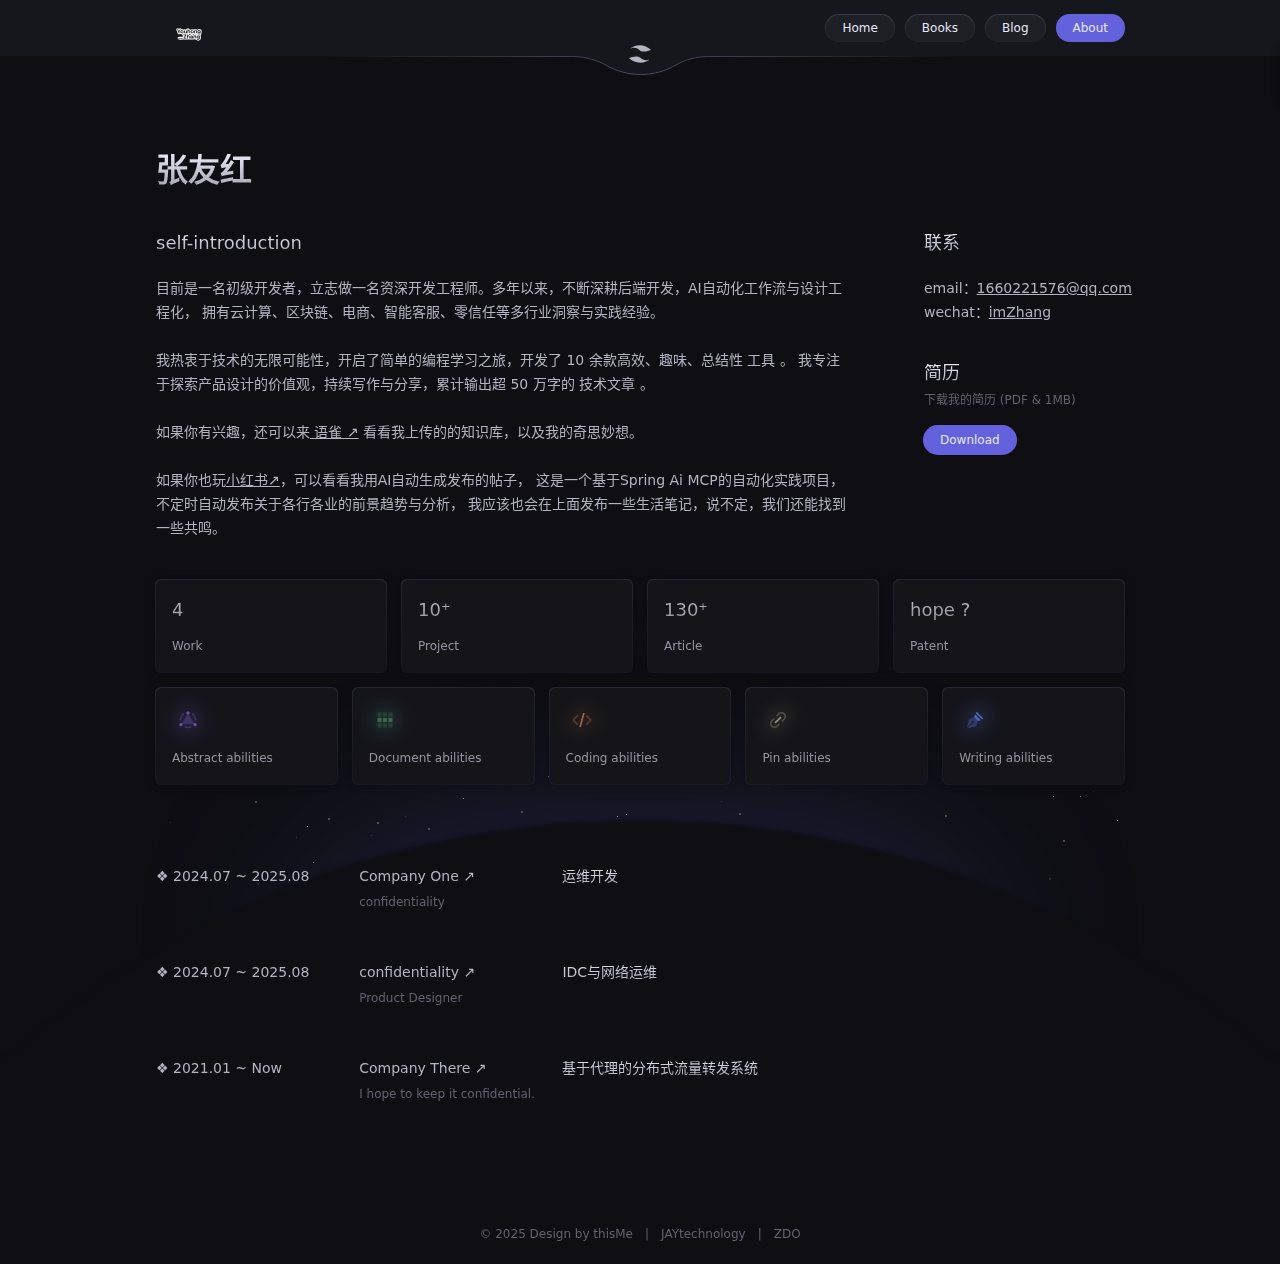
<file: about.html>
<!DOCTYPE html>
<html lang="zh-CN" style="color-scheme: dark;">
<head>
    <meta charset="UTF-8">
    <meta name="viewport" content="width=device-width, initial-scale=1.0">
    <title>About Me</title>
    <link rel="stylesheet" href="./css/style.min.css">
    <link rel="shortcut icon" href="./assets/public/favicon.svg"/>
</head>
<body>
    <canvas class="fireworks"></canvas>
    <div class="head">
        <div class="main">
            <a href="./index.html" class="logo"><img src="./assets/public/logo_text.svg"></a>
            <div class="menu">
                <li class="magical btn" onclick="window.location.href='./index.html'">Home</li>
                <li class="magical btn" onclick="window.location.href='./Recommendations.html'">Books</li>
                <li class="magical btn" onclick="window.location.href='./blog.html'">Blog</li>
                <li class="magical btn nav" onclick="window.location.href='./about.html'">About</li>
            </div>
            <div class="menu" id="menu-expand">
                <li class="magical btn skin" id="menu-expand-child"><i class="icon menu-icon"></i></li>
            </div>
            <div id="menu-panel">
                <div class="menu-panel-content">
                    <li class="magical btn" onclick="window.location.href='./index.html'">Home</li>
                    <li class="magical btn" onclick="window.location.href='./Recommendations.html'">Books</li>
                    <li class="magical btn" onclick="window.location.href='./blog.html'">Blog</li>
                    <li class="magical btn nav" onclick="window.location.href='./about.html'">About</li>
                </div>
            </div>
        </div>
        <blockquote><img src="./assets/public/logo.svg"></blockquote>
    </div>
    <div class="about">
        <div class="about-top">
            <div class="about-name">张友红</div>
            <div class="about-info">
                <div class="about-info-left">
                    <div class="about-info-title">self-introduction</div>
                    <div class="introduce-desc">
                       目前是一名初级开发者，立志做一名资深开发工程师。多年以来，不断深耕后端开发，AI自动化工作流与设计工程化，
                       拥有云计算、区块链、电商、智能客服、零信任等多行业洞察与实践经验。<br><br>
                       
                       我热衷于技术的无限可能性，开启了简单的编程学习之旅，开发了 10 余款高效、趣味、总结性 工具 。
                       
                       我专注于探索产品设计的价值观，持续写作与分享，累计输出超 50 万字的 技术文章 。<br><br>
                        
                        如果你有兴趣，还可以来<a href="https://www.yuque.com/daluosishidabuguorenjiade"> 语雀 ↗</a> 
                        看看我上传的的知识库，以及我的奇思妙想。</a> <br><br>
                        
                        如果你也玩<a href="https://www.xiaohongshu.com/user/profile/6438261600000000290118d5">小红书↗</a>，可以看看我用AI自动生成发布的帖子，
                        这是一个基于Spring Ai MCP的自动化实践项目，不定时自动发布关于各行各业的前景趋势与分析，
                        我应该也会在上面发布一些生活笔记，说不定，我们还能找到一些共鸣。
                    </div>
                </div>
                <div class="about-info-right">
                    <div class="contact">
                        <div class="about-info-title">联系</div>
                        <div class="contact-desc">
                            <div class="list">
                                <div class="list-label">email：</div>
                                <div href="javascript:" class="list-value" id="email" tabindex="0" role="button"  title="点击复制邮箱">
                                    <a id="emailCopied">1660221576@qq.com</a>
                                </div>
                                <span class="list-value copied">copied&nbsp;✓</span>
                            </div>
                            <div class="list">
                                <div class="list-label">wechat：</div>
                                <div class="list-value">
                                    <a class="tooltip">imZhang
                                        <div class="tooltip-box">
                                            <img src="./assets/about/wechat.png">
                                        </div>
                                    </a>
                                </div>
                            </div>
                        </div>
                    </div>
                    <div class="resume">
                        <div class="about-info-title resume-title">简历</div>
                        <div class="resume-desc">
                            <div class="resume-desc-helptext">下载我的简历 (PDF & 1MB)</div>
                            <div class="magical resume-btn"><a href="http://8.137.145.241/%E4%B8%AA%E4%BA%BA%E7%AE%80%E5%8E%86.pdf" target="_blank">Download</a></div>
                        </div>
                    </div>
                </div>
            </div>
        </div>
        <div class="about-middle">
            <div class="power">
                <div class="list-00">
                    <div class="magical power-card-number">
                        <a>
                            <div class="card-title">4</div>
                            <div class="card-text">Work</div>
                        </a>
                    </div>
                    <div class="magical power-card-number">
                        <a>
                            <div class="card-title">10⁺</div>
                            <div class="card-text">Project</div>
                        </a>
                    </div>
                    <div class="magical power-card-number">
                        <a>
                            <div class="card-title">130⁺</div>
                            <div class="card-text">Article</div>
                        </a>
                    </div>
                    <div class="magical power-card-number">
                        <a>
                            <div class="card-title">hope ?</div>
                            <div class="card-text">Patent</div>
                        </a>
                    </div>
                </div>
                <div class="list-01">
                    <div class="magical power-card">
                        <a>
                            <div class="card-img" style="background-image: url('./assets/about/abstract.svg')"></div>
                            <div class="card-text">Abstract abilities</div>
                        </a>
                    </div>
                    <div class="magical power-card">
                        <a>
                            <div class="card-img" style="background-image: url('./assets/about/menu.svg')"></div>
                            <div class="card-text">Document abilities</div>
                        </a>
                    </div>
                    <div class="magical power-card">
                        <a>
                            <div class="card-img" style="background-image: url('./assets/about/code.svg')"></div>
                            <div class="card-text">Coding abilities</div>
                        </a>
                    </div>
                    <div class="magical power-card">
                        <a>
                            <div class="card-img" style="background-image: url('./assets/about/pin.svg')"></div>
                            <div class="card-text">Pin abilities</div>
                        </a>
                    </div>
                    <div class="magical power-card">
                        <a>
                            <div class="card-img" style="background-image: url('./assets/about/pen.svg')"></div>
                            <div class="card-text">Writing abilities</div>
                        </a>
                    </div>
                </div>
            </div>
        </div>
        <div class="about-bottom">
            <div class="experience">
                <div class="item">
                    <div class="time">❖ 2024.07 ~ 2025.08</div>
                    <div class="name">
                        <div class="company"><a href="./about.html" target="_blank">Company One ↗</a></div>
                        <div class="job">confidentiality</div>
                    </div>
                    <div class="project-experience">
                        <div class="item">
                            <div class="title">运维开发</div>
                            <div class="desc">

                            </div>
                        </div>
                    </div>
                </div>
                <div class="item">
                    <div class="time">❖ 2024.07 ~ 2025.08</div>
                    <div class="name">
                        <div class="company"><a href="./about.html" target="_blank">confidentiality ↗</a></div>
                        <div class="job">Product Designer</div>
                    </div>
                    <div class="project-experience">
                        <div class="item">
                            <div class="title">IDC与网络运维</div>
                            <div class="desc">

                            </div>
                        </div>
                    </div>
                </div>
                <div class="item">
                    <div class="time">❖ 2021.01 ~ Now</div>
                    <div class="name">
                        <div class="company"><a href="./index.html" target="_blank">Company There ↗</a></div>
                        <div class="job">I hope to keep it confidential.</div>
                    </div>
                    <div class="project-experience">
                        <div class="item">
                            <div class="title">基于代理的分布式流量转发系统</div>
                            <div class="desc">

                            </div>
                        </div>
                    </div>
                </div>
            </div>
        </div>
    </div>
    <div class="footer">
        <div class="copyright">
            <div>© 2025 Design by <a href="./about.html" target="_blank">thisMe</a></div>
            <span>|</span>
            <div class="fillings">
                <a href="./index.html" target="_blank">JAYtechnology</a>
            </div>
            <span>|</span>
            <div class="friends">
                <a href="https://zdo.fun/" target="_blank">ZDO</a>
            </div>
        </div>
    </div>
    <div class="widget">
        <div class="shape-light"></div>
        <div class="shape-star">
            <div class="rising-stars rising-stars-visible">
                <div style="height:1px;width:1px"></div>
                <div style="height:2px;width:2px"></div>
                <div style="height:1px;width:1px"></div>
            </div>
        </div>
        <div class="shape-earth"></div>
    </div>
</body>
<script src="./js/main.min.js"></script>
<script src='./js/anime.js'></script>
<script src='./js/firework.js'></script>
</html>
</file>
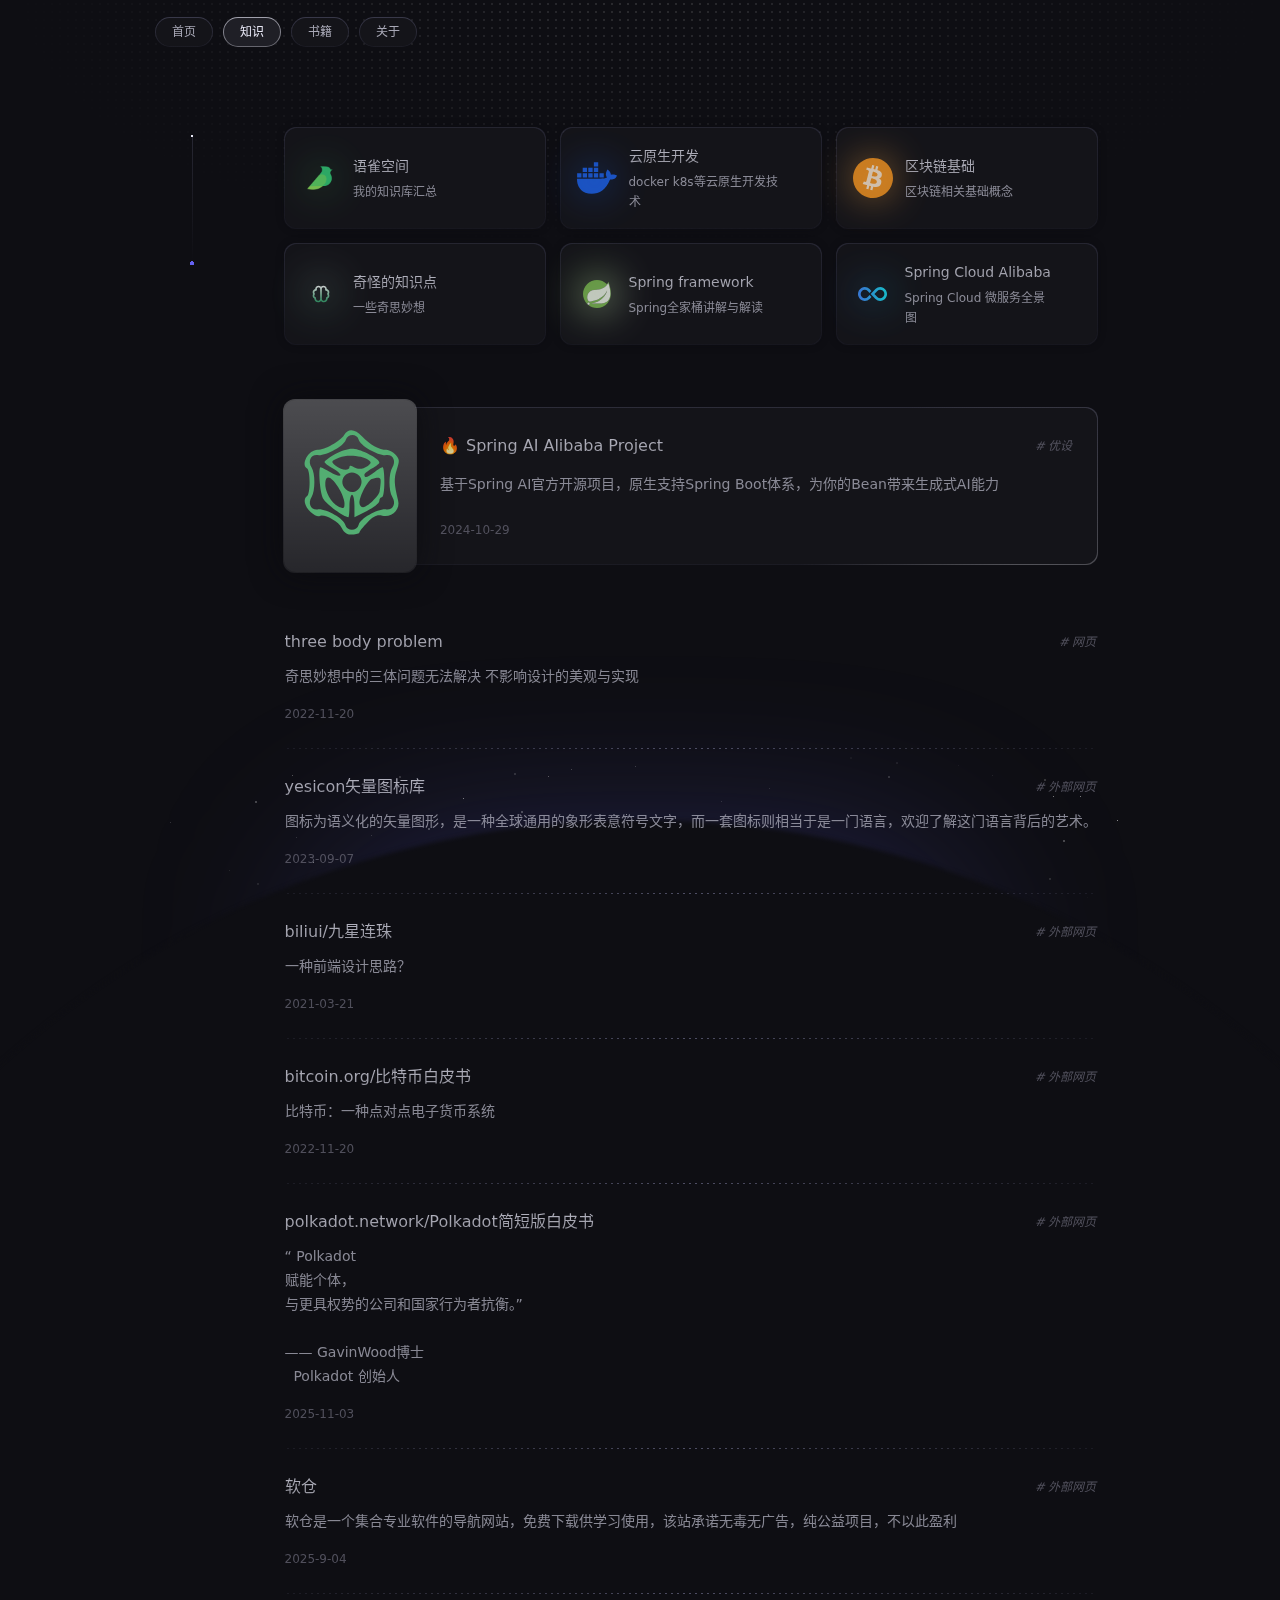
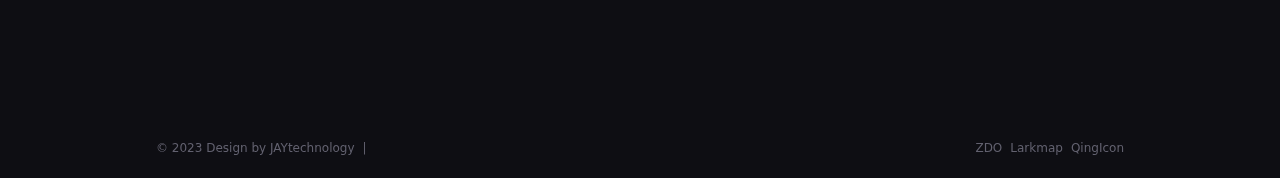
<file: blog.html>
<!DOCTYPE html>
<html lang="zh-CN"><head><meta http-equiv="Content-Type" content="text/html; charset=UTF-8">
    
    <meta name="viewport" content="width=device-width, initial-scale=1.0">
    <title>我的知识</title>
    <link rel="stylesheet" href="./blogs/style.min.css">
    <link rel="shortcut icon" href="https://asorn.cn/assets/public/favicon.svg">
    <script src="https://hm.baidu.com/hm.js?f65882c2c20bc920cff590ff3d2098b8"></script><script>
        var _hmt = _hmt || [];
        (function () {
            var hm = document.createElement("script");
            hm.src = "https://hm.baidu.com/hm.js?f65882c2c20bc920cff590ff3d2098b8";
            var s = document.getElementsByTagName("script")[0];
            s.parentNode.insertBefore(hm, s);
        })();
    </script>
</head>

<body>
    <canvas class="fireworks" width="3318" height="1668" style="width: 1659px; height: 834px;"></canvas>
    <div class="head" id="headscrollbg" style="backdrop-filter: blur(0px);">
        <div class="main">
            <div class="menu" id="main-menu">
                <li class="magical btn" onclick="window.location.href='./index.html'" style="--mouse-x: 279px; --mouse-y: 554px;">首页<div class="show" style="opacity: 0;"></div></li>
                <li class="magical btn nav" onclick="window.location.href='./blog.html'" style="--mouse-x: 75px; --mouse-y: 554px;">知识<div class="show" style="opacity: 0;"></div></li>
                <li class="magical btn" onclick="window.location.href='./Recommendations.html'" style="--mouse-x: 7px; --mouse-y: 554px;">书籍<div class="show" style="opacity: 0;"></div></li>
                <li class="magical btn" onclick="window.location.href='./about.html'" style="--mouse-x: -61px; --mouse-y: 554px;">关于<div class="show" style="opacity: 0;"></div></li>
            </div>
            <div class="menu" id="menu-expand">
                <li class="magical btn menu-expand-btn" id="menu-expand-child" style="--mouse-x: 1189px; --mouse-y: 572px;"><i class="icon menu-icon"></i><div class="show" style="opacity: 0;"></div></li>
            </div>
            <div id="menu-panel">
                <div class="menu-panel-content" id="menu-panel-content">
                <li class="magical btn" onclick="window.location.href='./index.html'" style="--mouse-x: 1149px; --mouse-y: 508px;">首页<div class="show" style="opacity: 0;"></div></li>
                <li class="magical btn nav" onclick="window.location.href='./blog.html'" style="--mouse-x: -47.5px; --mouse-y: 508px;">知识<div class="show" style="opacity: 0;"></div></li>
                <li class="magical btn" onclick="window.location.href='./Recommendations.html'" style="--mouse-x: 1149px; --mouse-y: 440px;">书籍<div class="show" style="opacity: 0;"></div></li>
                <li class="magical btn" onclick="window.location.href='./about.html'" style="--mouse-x: 750.1666564941406px; --mouse-y: 440px;">关于<div class="show" style="opacity: 0;"></div></li>
            </div>
                <div class="menu-close-btn">
                    <svg xmlns="http://www.w3.org/2000/svg" viewBox="0 0 24 24" fill="currentColor"><path d="M10.5859 12L2.79297 4.20706L4.20718 2.79285L12.0001 10.5857L19.793 2.79285L21.2072 4.20706L13.4143 12L21.2072 19.7928L19.793 21.2071L12.0001 13.4142L4.20718 21.2071L2.79297 19.7928L10.5859 12Z"></path></svg>
                </div>
            </div>
        </div>
    </div>
    <div class="blog">
        <div class="scroll-indicator">
            <div class="scroll-thumb" style="height: 0.143872%;"></div>
        </div>
        <div class="blog-list">
            <div class="blog-list-knowledge">
                <div class="magical link-card-item" style="--mouse-x: 750.5px; --mouse-y: 444px;">
                    <a href="https://www.yuque.com/daluosishidabuguorenjiade" target="_blank">
                        <div class="card-img" style="background-image: url(./assets/blog/yuque.svg)"></div>
                        <div class="info">
                            <div class="info-title">语雀空间</div>
                            <div class="info-desc">我的知识库汇总</div>
                        </div>
                        <div class="icon icon-arrow">
                            <svg xmlns="http://www.w3.org/2000/svg" width="14" height="14" viewBox="0 0 14 14" fill="none">
                                <path d="M10.55 7.58332H1.16663V6.41665H10.55L7.75415 3.62082L8.5791 2.79587L12.1645 6.3813C12.5062 6.72299 12.5062 7.27701 12.1645 7.61873L8.5791 11.2042L7.75415 10.3792L10.55 7.58332Z" fill="#B3B3C1"></path>
                            </svg>
                        </div>
                    </a>
                <div class="show" style="opacity: 0;"></div></div>
                <div class="magical link-card-item" style="--mouse-x: 455.83331298828125px; --mouse-y: 444px;">
                    <a href="https://www.yuque.com/daluosishidabuguorenjiade/ndln79" target="_blank">
                        <div class="card-img" style="background-image: url(./assets/blog/docker-mark-blue.svg)"></div>
                        <div class="info">
                            <div class="info-title">云原生开发</div>
                            <div class="info-desc">docker k8s等云原生开发技术</div>
                        </div>
                        <div class="icon icon-arrow">
                            <svg xmlns="http://www.w3.org/2000/svg" width="14" height="14" viewBox="0 0 14 14" fill="none">
                                <path d="M10.55 7.58332H1.16663V6.41665H10.55L7.75415 3.62082L8.5791 2.79587L12.1645 6.3813C12.5062 6.72299 12.5062 7.27701 12.1645 7.61873L8.5791 11.2042L7.75415 10.3792L10.55 7.58332Z" fill="#B3B3C1"></path>
                            </svg>
                        </div>
                    </a>
                <div class="show" style="opacity: 0;"></div></div>
                <div class="magical link-card-item" style="--mouse-x: 161.1666259765625px; --mouse-y: 444px;">
                    <a href="https://www.yuque.com/daluosishidabuguorenjiade/re39yy" target="_blank">
                        <div class="card-img" style="background-image: url(./assets/blog/bitcoin-btc-logo.svg)"></div>
                        <div class="info">
                            <div class="info-title">区块链基础</div>
                            <div class="info-desc">区块链相关基础概念</div>
                        </div>
                        <div class="icon icon-arrow">
                            <svg xmlns="http://www.w3.org/2000/svg" width="14" height="14" viewBox="0 0 14 14" fill="none">
                                <path d="M10.55 7.58332H1.16663V6.41665H10.55L7.75415 3.62082L8.5791 2.79587L12.1645 6.3813C12.5062 6.72299 12.5062 7.27701 12.1645 7.61873L8.5791 11.2042L7.75415 10.3792L10.55 7.58332Z" fill="#B3B3C1"></path>
                            </svg>
                        </div>
                    </a>
                <div class="show" style="opacity: 0;"></div></div>
                <div class="magical link-card-item" style="--mouse-x: 750.5px; --mouse-y: 348px;">
                    <a href="" target="_blank">
                        <div class="card-img" style="background-image: url(./assets/blog/knowledge.svg)"></div>
                        <div class="info">
                            <div class="info-title">奇怪的知识点</div>
                            <div class="info-desc">一些奇思妙想</div>
                        </div>
                        <div class="icon icon-arrow">
                            <svg xmlns="http://www.w3.org/2000/svg" width="14" height="14" viewBox="0 0 14 14" fill="none">
                                <path d="M10.55 7.58332H1.16663V6.41665H10.55L7.75415 3.62082L8.5791 2.79587L12.1645 6.3813C12.5062 6.72299 12.5062 7.27701 12.1645 7.61873L8.5791 11.2042L7.75415 10.3792L10.55 7.58332Z" fill="#B3B3C1"></path>
                            </svg>
                        </div>
                    </a>
                <div class="show" style="opacity: 0;"></div></div>
                <div class="magical link-card-item" style="--mouse-x: 455.83331298828125px; --mouse-y: 348px;">
                    <a href="https://www.yuque.com/daluosishidabuguorenjiade/bikg1o" target="_blank">
                        <div class="card-img" style="background-image: url(./阿里巴巴微服务生态_files/O1CN014OFGKB1PjFoyRkUVK_!!6000000001876-55-tps-28-28.svg)"></div>
                        <div class="info">
                            <div class="info-title">Spring framework</div>
                            <div class="info-desc">Spring全家桶讲解与解读</div>
                        </div>
                        <div class="icon icon-arrow">
                            <svg xmlns="http://www.w3.org/2000/svg" width="14" height="14" viewBox="0 0 14 14" fill="none">
                                <path d="M10.55 7.58332H1.16663V6.41665H10.55L7.75415 3.62082L8.5791 2.79587L12.1645 6.3813C12.5062 6.72299 12.5062 7.27701 12.1645 7.61873L8.5791 11.2042L7.75415 10.3792L10.55 7.58332Z" fill="#B3B3C1"></path>
                            </svg>
                        </div>
                    </a>
                <div class="show" style="opacity: 0;"></div></div>
                <div class="magical link-card-item" style="--mouse-x: 455.83331298828125px; --mouse-y: 348px;">
                    <a href="./阿里巴巴微服务生态_files/阿里巴巴微服务生态.html" target="_blank">
                        <div class="card-img" style="background-image: url(./阿里巴巴微服务生态_files/O1CN01Mi9RDw1wFphKfvLxV_!!6000000006279-55-tps-29-14.svg)"></div>
                        <div class="info">
                            <div class="info-title">Spring Cloud Alibaba</div>
                            <div class="info-desc">Spring Cloud 微服务全景图</div>
                        </div>
                        <div class="icon icon-arrow">
                            <svg xmlns="http://www.w3.org/2000/svg" width="14" height="14" viewBox="0 0 14 14" fill="none">
                                <path d="M10.55 7.58332H1.16663V6.41665H10.55L7.75415 3.62082L8.5791 2.79587L12.1645 6.3813C12.5062 6.72299 12.5062 7.27701 12.1645 7.61873L8.5791 11.2042L7.75415 10.3792L10.55 7.58332Z" fill="#B3B3C1"></path>
                            </svg>
                        </div>
                    </a>
                <div class="show" style="opacity: 0;"></div></div>
            </div>
            <div class="blog-list-item">
                <div class="magical blog-recommend" style="--mouse-x: 750.5px; --mouse-y: 204px;">
                    <a href="https://www.uisdc.com/derived-visual-color" target="_blank">
                        <div class="left-content">
                            <img src="./assets/blog/springAi.svg">
                        </div>
                        <div class="right-content">
                            <div class="text">
                                <div class="title-area">
                                    <div class="title">
                                        <div class="name-emoji">🔥 </div>
                                        <div class="name">Spring AI Alibaba Project</div>
                                        <div class="name link"> ↗</div>
                                    </div>
                                    <div class="tag-text"># 优设</div>
                                </div>
                                <div class="desc" id="clampText">基于Spring AI官方开源项目，原生支持Spring Boot体系，为你的Bean带来生成式AI能力</div>
                            </div>
                            <div class="info">
                                <div class="info-time">2024-10-29</div>
                            </div>
                        </div>
                    </a>
                <div class="show" style="opacity: 0;"></div></div>
                <div class="item load-pro visible">
                    <a href="./linestar.html" target="_blank">
                        <div class="text">
                            <div class="title-area">
                                <div class="title">
                                    <div class="name">three body problem</div>
                                    <div class="name link"> ↗</div>
                                </div>
                                <div class="tag-text"># 网页</div>
                            </div>
                            <div class="desc">奇思妙想中的三体问题无法解决 不影响设计的美观与实现</div></div>
                        <div class="info">
                            <div class="info-time">2022-11-20</div>
                        </div>
                    </a>
                    <div class="content-divider"></div>
                </div>
                <div class="item load-pro visible">
                    <a href="https://yesicon.app/logos/?lang=zh-hans" target="_blank">
                        <div class="text">
                            <div class="title-area">
                                <div class="title">
                                    <div class="name">yesicon矢量图标库</div>
                                    <div class="name link"> ↗</div>
                                </div>
                                <div class="tag-text"># 外部网页</div>
                            </div>
                            <div class="desc">图标为语义化的矢量图形，是一种全球通用的象形表意符号文字，而一套图标则相当于是一门语言，欢迎了解这门语言背后的艺术。</div>
                        </div>
                        <div class="info">
                            <div class="info-time">2023-09-07</div>
                        </div>
                    </a>
                    <div class="content-divider"></div>
                </div>
                <div class="item load-pro visible">
                    <a href="https://biliui.com/" target="_blank">
                        <div class="text">
                            <div class="title-area">
                                <div class="title">
                                    <div class="name">biliui/九星连珠</div>
                                    <div class="name link"> ↗</div>
                                </div>
                                <div class="tag-text"># 外部网页</div>
                            </div>
                            <div class="desc">一种前端设计思路？</div>
                        </div>
                        <div class="info">
                            <div class="info-time">2021-03-21</div>
                        </div>
                    </a>
                    <div class="content-divider"></div>
                </div>
                <div class="item load-pro visible">
                    <a href="https://bitcoin.org/files/bitcoin-paper/bitcoin_zh_cn.pdf" target="_blank">
                        <div class="text">
                            <div class="title-area">
                                <div class="title">
                                    <div class="name">bitcoin.org/比特币白皮书</div>
                                    <div class="name link"> ↗</div>
                                </div>
                                <div class="tag-text"># 外部网页</div>
                            </div>
                            <div class="desc">比特币：一种点对点电子货币系统</div>
                        </div>
                        <div class="info">
                            <div class="info-time">2022-11-20</div>
                        </div>
                    </a>
                    <div class="content-divider"></div>
                </div>
                <div class="item load-pro visible">
                    <a href="https://assets.polkadot.network/Polkadot-lightpaper_zh-cn.pdf" target="_blank">
                        <div class="text">
                            <div class="title-area">
                                <div class="title">
                                    <div class="name">polkadot.network/Polkadot简短版白皮书</div>
                                    <div class="name link"> ↗</div>
                                </div>
                                <div class="tag-text"># 外部网页</div>
                            </div>
                            <div class="desc"> “ Polkadot <br>赋能个体，<br>与更具权势的公司和国家行为者抗衡。”<br><br> —— GavinWood博士<br>&nbsp;&nbsp;Polkadot 创始人</div>
                        </div>
                        <div class="info">
                            <div class="info-time">2025-11-03</div>
                        </div>
                    </a>
                    <div class="content-divider"></div>
                </div>
                <div class="item load-pro visible">
                    <a href="https://www.ruancang.net/" target="_blank">
                        <div class="text">
                            <div class="title-area">
                                <div class="title">
                                    <div class="name">软仓</div>
                                    <div class="name link"> ↗</div>
                                </div>
                                <div class="tag-text"># 外部网页</div>
                            </div>
                            <div class="desc">软仓是一个集合专业软件的导航网站，免费下载供学习使用，该站承诺无毒无广告，纯公益项目，不以此盈利</div>
                        </div>
                        <div class="info">
                            <div class="info-time">2025-9-04</div>
                        </div>
                    </a>
                    <div class="content-divider"></div>
                </div>
            </div>
        </div>
    </div>
    <div class="footer">
        <div class="footer-content">
            <div class="copyright">
                <div>© 2023 Design by <a href="./index.html" target="_blank">JAYtechnology</a></div>
                <span>|</span>
            </div>
            <div class="friends">
                <a href="https://zdo.fun/" target="_blank">ZDO</a>
                <a href="https://larkmap.com/" target="_blank">Larkmap</a>
                <a href="https://qingicon.com/" target="_blank">QingIcon</a>
            </div>
        </div>
    </div>
    <div class="widget">
        <div class="shape-light"></div>
        <div class="shape-star">
            <div class="rising-stars rising-stars-visible">
                <div style="height:1px;width:1px"></div>
                <div style="height:2px;width:2px"></div>
                <div style="height:1px;width:1px"></div>
            </div>
        </div>
        <div class="shape-earth"></div>
    </div>
    <div class="widget-top"></div>

<script src="./blogs/main.min.js"></script>
<script src="./blogs/anime.js"></script>
<script src="./blogs/firework.js"></script>

</body></html>
</file>
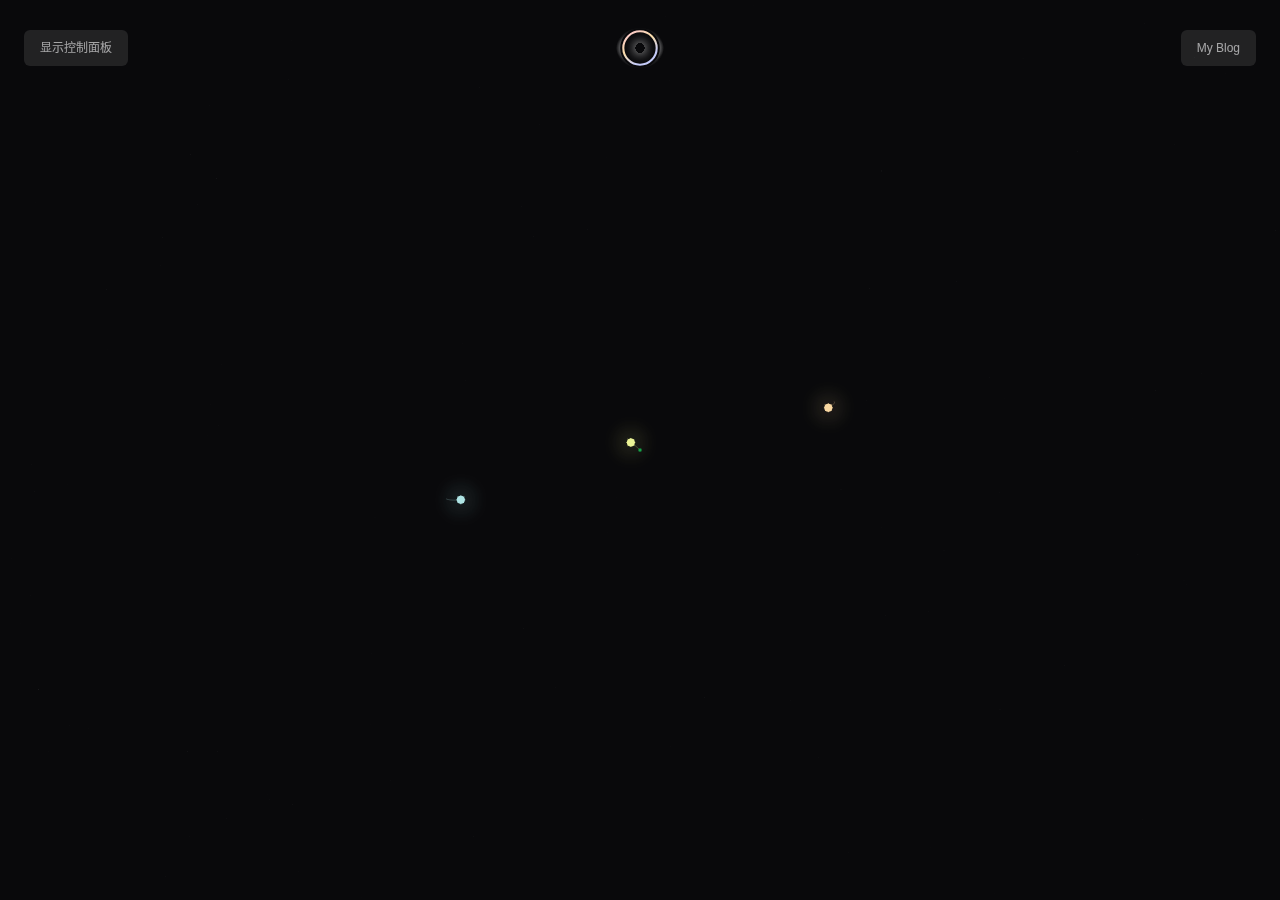
<file: linestar.html>
<html lang="zh-CN"><head>
    <meta charset="UTF-8">
    <meta name="viewport" content="width=device-width, initial-scale=1.0">
    <title>3 Body Problem</title>
    <link rel="shortcut icon" href="./assets/favicon.svg">
    <style>
        body {
            margin: 0;
            background-color: #09090B;
            overflow: hidden;
        }

        canvas {
            display: block;
        }

        #controls {
            position: absolute;
            top: 0;
            left: -600px;
            /* 初始隐藏在屏幕外 */
            background: rgba(255, 255, 255, 0.05);
            padding: 96px 24px 24px 24px;
            z-index: 10;
            width: 252px;
            /* 控制面板宽度 */
            height: 100%;
            /* 高度占满 */
            transition: left 0.3s;
            /* 动画效果 */
            display: flex;
            flex-direction: column;
            justify-content: flex-start;
            align-items: stretch;
            gap: 24px;
        }

        #controls label {
            color: rgba(255, 255, 255, 0.6);
            font-size: 12px;
            line-height: 20px;
        }

        #controls-item {
            display: flex;
            flex-direction: column;
            justify-content: flex-start;
            align-items: flex-start;
            gap: 8px;
        }

        #toggleControls {
            z-index: 20;
            /* 确保在控制面板上方 */
            background: rgba(255, 255, 255, 0.1);
            border: none;
            padding: 8px 16px;
            border-radius: 6px;
            cursor: pointer;
            color: rgba(255, 255, 255, 0.6);
            font-size: 12px;
            line-height: 20px;
            margin-left: 24px;
        }

        #controls input,
        #controls select {
            width: 100%;
            margin: 0;
            padding: 0;
        }

        .controls-item-checkbox {
            width: auto !important;
        }

        .logo {
            position: absolute;
            left: 50%;
            top: 24px;
            display: flex;
            flex-direction: row;
            justify-content: center;
            align-items: center;
            width: 0;
            height: 48px;

        }

        .logo img {
            width: 48px;
            height: 48px;
        }

        .asorn {
            background: rgba(255, 255, 255, 0.1);
            border: none;
            padding: 8px 16px;
            border-radius: 6px;
            cursor: pointer;
            margin-right: 24px;
        }

        .asorn a {
            color: rgba(255, 255, 255, 0.6);
            font-size: 12px;
            line-height: 20px;
            text-decoration: none;
        }

        .nav {
            display: flex;
            flex-direction: row;
            justify-content: space-between;
            align-items: center;
            position: absolute;
            top: 24px;
            width: 100%;
            height: 48px;
        }

    </style>
</head>

<body>
    <canvas id="threeBodyCanvas" width="459" height="834"></canvas>
    <div class="logo"><img src="./assets/linestar/logo.svg" alt=""></div>  
    <div class="nav">
        <button id="toggleControls">显示控制面板</button>
        <button class="asorn"><a href="./blog.html" target="_blank">My Blog</a></button>
    </div>

    <div id="controls" style="left: -300px;">
        <div id="controls-item">
            <label for="solution">三体解：</label>
            <select id="solution">
                <option value="figureEight">八字形</option>
                <option value="stableOrbit">稳定环绕</option>
                <option value="lissajous">丽莎如曲线</option>
                <option value="chaotic">混沌运动</option>
                <option value="periodic">周期解</option>
                <option value="outwardSpiral">远心轨迹</option>
            </select>
        </div>
        <div id="controls-item">
            <label for="gravity">引力常数：<span id="gValue">1</span></label>
            <input type="range" id="gravity" min="0.1" max="10" step="0.1" value="1">
        </div>
        <div id="controls-item">
            <label for="timeStep">时间步长：<span id="dtValue">0.005</span></label>
            <input type="range" id="timeStep" min="0.001" max="0.01" step="0.001" value="0.005">
        </div>
        <div id="controls-item">
            <label for="scale">缩放画布：<span id="scaleValue">200</span></label>
            <input type="range" id="scale" min="100" max="500" step="10" value="200">
        </div>
        <div id="controls-item">
            <label for="showTrail">显示轨迹：</label>
            <!-- 默认隐藏轨迹 -->
            <!-- <input type="checkbox" id="showTrail" class="controls-item-checkbox"> -->
            <!-- 默认显示轨迹 -->
            <input type="checkbox" id="showTrail" class="controls-item-checkbox" checked="">
        </div>
    </div>

    <script>
        // 物理常数
        let G = 1;
        let dt = 0.001;

        // 画布和缩放设置
        const canvas = document.getElementById('threeBodyCanvas');
        canvas.width = window.innerWidth;
        canvas.height = window.innerHeight;
        const context = canvas.getContext('2d');

        // 缩放比例
        let scale = 200;
        const centerX = canvas.width / 2;
        const centerY = canvas.height / 2;

        // 星星属性
        const stars = [];
        const numStars = 160; // 星星数量
        const fadeSpeed = 0.002; // 渐隐渐现速度

        // 生成星星
        for (let i = 0; i < numStars; i++) {
            stars.push({
                x: Math.random() * canvas.width,
                y: Math.random() * canvas.height,
                size: Math.random() * 0.1 + 0.05,
                opacity: Math.random() * 1 + 0.05 // 初始透明度
            });
        }

        // 控制面板切换逻辑
        let controlsVisible = false; // 控制面板是否可见

        document.getElementById('toggleControls').addEventListener('click', () => {
            const controls = document.getElementById('controls');
            controlsVisible = !controlsVisible; // 切换状态

            if (controlsVisible) {
                controls.style.left = '0'; // 展开
                document.getElementById('toggleControls').innerText = '隐藏控制面板';
            } else {
                controls.style.left = '-300px'; // 收起
                document.getElementById('toggleControls').innerText = '显示控制面板';
            }
        });

        // 交互控件的设置
        document.getElementById('gravity').addEventListener('input', (e) => {
            G = parseFloat(e.target.value);
            document.getElementById('gValue').innerText = G;
        });

        document.getElementById('timeStep').addEventListener('input', (e) => {
            dt = parseFloat(e.target.value);
            document.getElementById('dtValue').innerText = dt;
        });

        document.getElementById('scale').addEventListener('input', (e) => {
            scale = parseFloat(e.target.value);
            document.getElementById('scaleValue').innerText = scale;
        });

        document.getElementById('solution').addEventListener('change', (e) => {
            initializeBodies(e.target.value); // 切换轨迹时自动初始化
            cancelAnimationFrame(animationFrameId); // 取消当前动画帧
            animate(); // 自动开始新的轨迹动画
        });

        // Body 类定义
        class Body {
            constructor(x, y, vx, vy, mass, color) {
                this.x = x;
                this.y = y;
                this.vx = vx;
                this.vy = vy;
                this.mass = mass;
                this.color = color;
                this.trail = []; // 轨迹记录
            }

            applyForce(fx, fy) {
                const ax = fx / this.mass;
                const ay = fy / this.mass;
                this.vx += ax * dt;
                this.vy += ay * dt;
            }

            updatePosition() {
                this.x += this.vx * dt;
                this.y += this.vy * dt;
                this.trail.push({ x: this.x, y: this.y });
                const maxTrailLength = 400; // 控制轨迹的最大长度
                if (this.trail.length > maxTrailLength) {
                    this.trail.shift(); // 移除最旧的轨迹
                }
            }

            // 绘制物体及其轨迹（使用单一颜色）
            draw(context, showTrail, trailOpacity = 0) {

                // 设置阴影效果
                if (this.mass !== 15) { // 只有当质量不为15时才应用外发光
                    context.shadowColor = this.color; // 外发光颜色
                    context.shadowBlur = 25; // 外发光模糊程度
                } else {
                    context.shadowBlur = 0; // 质量为15的物体不显示外发光
                    context.shadowColor = 'transparent'; // 设为透明
                }

                context.globalAlpha = 1; // 确保物体本身不透明

                if (showTrail) {
                    context.beginPath();
                    context.moveTo(centerX + this.trail[0]?.x * scale, centerY + this.trail[0]?.y * scale);
                    this.trail.forEach(p => {
                        context.lineTo(centerX + p.x * scale, centerY + p.y * scale);
                    });
                    context.strokeStyle = this.color + `40`; // 修改为所需的轨迹不透明度
                    context.lineWidth = 1;
                    context.stroke();
                }

                // 绘制太阳形状
                const radius = this.mass * 0.1; // 根据质量设置半径
                const rays = 8; // 太阳光线数量
                const rayLength = radius * 1.1; // 光线长度

                context.beginPath();
                for (let i = 0; i < rays; i++) {
                    const angle = (i / rays) * (Math.PI * 2); // 计算每根光线的角度
                    const xRayEnd = centerX + this.x * scale + Math.cos(angle) * rayLength;
                    const yRayEnd = centerY + this.y * scale + Math.sin(angle) * rayLength;
                    
                    // 绘制光线
                    context.moveTo(centerX + this.x * scale, centerY + this.y * scale);
                    context.lineTo(xRayEnd, yRayEnd);
                }
                context.strokeStyle = this.color; // 太阳的颜色
                context.lineWidth = 1; // 光线的宽度
                context.stroke();

                // 绘制太阳中心
                context.beginPath();
                context.arc(centerX + this.x * scale, centerY + this.y * scale, radius, 0, 2 * Math.PI);
                context.fillStyle = this.color; // 太阳的颜色
                context.fill();

                // 重置阴影效果，防止影响后续绘制
                context.shadowBlur = 0;
                context.shadowColor = 'transparent'; // 重置为透明
            }
        }

        function distance(body1, body2) {
            const dx = body2.x - body1.x;
            const dy = body2.y - body1.y;
            return Math.sqrt(dx * dx + dy * dy);
        }

        function gravitationalForce(body1, body2) {
            const dx = body2.x - body1.x;
            const dy = body2.y - body1.y;
            const r = distance(body1, body2);
            const forceMagnitude = (G * body1.mass * body2.mass) / (r * r + 0.1);
            const fx = forceMagnitude * dx / r;
            const fy = forceMagnitude * dy / r;
            return { fx, fy };
        }

        // 根据不同初始条件初始化三体和新增行星
        function initializeBodies(solution) {
            bodies = [];
            if (solution === 'figureEight') {
                bodies.push(new Body(-0.97000436, 0.24308753, 0.4662036850, 0.4323657300, 40, '#AFE4E4'));
                bodies.push(new Body(0.97000436, -0.24308753, 0.4662036850, 0.4323657300, 40, '#F8D7A1'));
                bodies.push(new Body(0, 0, -0.93240737, -0.86473146, 40, '#EBF396'));
            } else if (solution === 'lissajous') {
                bodies.push(new Body(0.5, 0, 0, 1.0, 40, '#AFE4E4'));
                bodies.push(new Body(-0.5, 0, 0, -1.0, 40, '#F8D7A1'));
                bodies.push(new Body(0, 0.5, -1.0, 0, 40, '#EBF396'));
            } else if (solution === 'chaotic') {
                bodies.push(new Body(-0.5, 0.3, 0.5, 0.7, 40, '#AFE4E4'));
                bodies.push(new Body(0.5, -0.3, -0.5, -0.7, 40, '#F8D7A1'));
                bodies.push(new Body(0, 0, 0.1, 0.1, 40, '#EBF396'));
            } else if (solution === 'periodic') {
                bodies.push(new Body(1, 0, 0, 1, 40, '#AFE4E4'));
                bodies.push(new Body(0, 1, -1, 0, 40, '#F8D7A1'));
                bodies.push(new Body(-1, 0, 0, -1, 40, '#EBF396'));
            }else if (solution === 'stableOrbit') {
                bodies.push(new Body(0, 0, 0, 0, 40, '#AFE4E4'));
                bodies.push(new Body(1, 0, 0, 0, 40, '#F8D7A1'));
                bodies.push(new Body(0, 1, 1, 0, 40, '#EBF396'));
            } else if (solution === 'outwardSpiral') {
                bodies.push(new Body(0, 0, 0, 0, 40, '#AFE4E4'));
                bodies.push(new Body(0.5, 0, 0, 0, 40, '#F8D7A1'));
                bodies.push(new Body(0.25, 0.25, 0, 0.5, 40, '#EBF396'));
            }

            // 新增行星
            bodies.push(new Body(0, 0, 0, 0, 15, '#16A34A')); // 行星，速度0
        }

        // 初始化为八字形
        let bodies = [];
        initializeBodies('figureEight');

        function updateForces(bodies) {
            for (let i = 0; i < bodies.length - 1; i++) {
                let fx = 0, fy = 0;
                for (let j = 0; j < bodies.length - 1; j++) {
                    if (i !== j) {
                        const force = gravitationalForce(bodies[i], bodies[j]);
                        fx += force.fx;
                        fy += force.fy;
                    }
                }
                bodies[i].applyForce(fx, fy);
            }
        }

        function drawStars() {
            stars.forEach(star => {
                // 渐隐渐现效果
                star.opacity += fadeSpeed; // 增加透明度
                if (star.opacity > 1 || star.opacity < 0) {
                    star.opacity = Math.random(); // 重新生成随机透明度
                }

                context.fillStyle = `rgba(255, 255, 255, ${star.opacity})`;
                context.beginPath();
                context.arc(star.x, star.y, star.size, 0, Math.PI * 2);
                context.fill();
            });
        }

        function updatePositions(bodies) {
            for (let i = 0; i < bodies.length - 1; i++) { // 忽略最后一个行星
                bodies[i].updatePosition();
            }
        }

        function drawBodies(bodies, context, showTrail) {
            const trailOpacity = 10; // 修改此值以更改轨迹不透明度
            bodies.forEach(body => body.draw(context, showTrail));
        }

        // 动画控制逻辑
        let animationFrameId;

        function animate() {
            context.clearRect(0, 0, canvas.width, canvas.height);

            // 绘制星星
            drawStars();

            updateForces(bodies);
            updatePositions(bodies);
            const showTrail = document.getElementById('showTrail').checked; // 根据按钮状态决定是否显示轨迹
            drawBodies(bodies, context, showTrail);
            animationFrameId = requestAnimationFrame(animate); // 无限循环动画
        }

        // 自动开始动画
        animate();

        // 窗口调整时更新画布大小
        window.addEventListener('resize', () => {
            canvas.width = window.innerWidth;
            canvas.height = window.innerHeight;
        });
    </script>


</body></html>
</file>
<file: css/style.min.css>
@media screen and (max-width: 768px){.about-info{flex-direction:column}.list-00,.list-01{grid-template-columns:1fr 1fr !important}.about-bottom .experience .item{grid-template-columns:none !important;grid-template-rows:1fr !important}.blog-left{display:none}.menu{display:none !important}#menu-expand{display:block !important}.hello::after{width:320px !important;height:320px !important}.copyright span,.fillings,.friends{display:none !important}}@media screen and (min-width: 769px){#menu-panel{left:100vw !important}}*{border:0;margin:0;padding:0;box-sizing:border-box;list-style:none;font-size:12px;text-decoration:unset}body{background-color:#0E0E13;color:#E8E8F6;font-family:Roboto, system-ui, -apple-system, "Segoe UI", "Helvetica Neue", Arial, "Liberation Sans", sans-serif, "Apple Color Emoji", "Segoe UI Emoji", "Segoe UI Symbol", "Noto Color Emoji";-webkit-font-smoothing:antialiased;overflow-x:hidden}.fireworks{position:fixed;top:0;left:0;width:100%;height:100%;display:block;z-index:-999}.icon{font-size:0}.icon.dark::before{content:url(../assets/public/skin_light.svg)}.icon.menu-icon::before{content:url(../assets/public/menu_icon.svg)}.magical{--circle-size:600px;--inset:1px;--border:6px;position:relative;display:flex;align-items:center;justify-content:center;border-radius:var(--border);background-color:#0E0E13}.magical::before,.magical::after{content:'';position:absolute;width:calc(100% + var(--inset)*2);height:calc(100% + var(--inset)*2);border-radius:var(--border);inset:calc(0 - var(--inset))}.magical::before{background:radial-gradient(var(--circle-size) circle at var(--mouse-x) var(--mouse-y), rgba(255,255,255,0.3), transparent 40%);z-index:-1}.magical::after{background:linear-gradient(180deg, rgba(78,78,100,0.48) 0%, rgba(78,78,100,0.2) 100%);z-index:-2}.magical .show{width:100%;height:100%;position:absolute;border-radius:var(--border);opacity:0;pointer-events:none;background:radial-gradient(var(--circle-size) circle at var(--mouse-x) var(--mouse-y), rgba(255,255,255,0.01), transparent 40%)}.btn{--border:9999px;background-image:radial-gradient(var(--circle-size) circle at var(--mouse-x) var(--mouse-y), rgba(255,255,255,0.06), transparent 40%)}.btn::before{background:radial-gradient(var(--circle-size) circle at var(--mouse-x) var(--mouse-y), rgba(255,255,255,0.4), transparent 40%)}.btn::after{background:linear-gradient(180deg, rgba(78,78,100,0.68) 0%, rgba(78,78,100,0.2) 100%)}.head{position:fixed;padding:0 40px;width:100%;--height:56px;height:var(--height);display:flex;justify-content:center;align-items:center;--mw:968px;background:rgba(25,25,32,0.8);backdrop-filter:blur(4px);flex-direction:column;z-index:100}.head .main{width:100%;display:flex;justify-content:space-between;align-items:center;max-width:var(--mw)}.head .logo{height:20px}.head #menu-expand{display:none}.head #menu-expand.active{pointer-events:none}.head #menu-expand.active+#menu-panel{left:40px}.head #menu-expand>.menu-icon{transition:transform .5s}.head #menu-expand .active #menu-expand>.menu-icon{transform:rotate(45deg)}@keyframes goOut{0%{left:40px}100%{left:100vw}}.head .menu{display:flex;gap:12px}.head .menu li{--circle-size:100px;border-radius:9999px;padding:6px 16px;cursor:pointer;background-color:#1F1F26;transition:.3s background ease-in-out}.head .menu li.nav,.head .menu li.nav::before{background-color:#6361DC}.head .menu .skin{width:14px;padding:6px 13px}.head #menu-panel{width:calc(100vw - 80px);position:absolute;top:44px;left:100vw;padding:16px 24px;background:rgba(25,25,32,0.96);backdrop-filter:blur(4px);border-radius:6px;box-shadow:0px 0px 8px 0px rgba(10,10,14,0.4);z-index:101}.head #menu-panel .menu-panel-content{display:flex;flex-direction:row;flex-wrap:wrap;justify-content:flex-end;gap:16px}.head #menu-panel .menu-panel-content li{--circle-size:100px;border-radius:9999px;padding:6px 16px;cursor:pointer;background-color:#1F1F26;transition:.3s background ease-in-out}.head #menu-panel .menu-panel-content li.nav,.head #menu-panel .menu-panel-content li.nav::before{background-color:#6361DC}.head blockquote{position:absolute;inset:calc(20px + var(--height)) 0 0;font-size:0;width:100%;display:flex;align-items:flex-end;justify-content:center}.head blockquote::after{content:'';position:absolute;bottom:0;left:0;right:0;height:20px;background:url("../assets/public/head_bottom_line.svg") no-repeat center top;z-index:-1}.head blockquote img{margin-bottom:10px;animation:rotate 6s linear infinite}@keyframes rotate{0%{transform:rotate(0deg)}100%{transform:rotate(360deg)}}.footer{padding:60px 40px 20px 40px;font-size:12px;line-height:20px;color:#62616F}.footer .copyright{display:flex;justify-content:center;align-items:center;--mw:968px;gap:12px}.footer .copyright .main{width:100%;display:flex;justify-content:space-between;align-items:center;max-width:var(--mw)}.footer .copyright a{transition:color .15s ease-in;color:#62616F}.footer .copyright a:hover{color:#6361DC}.footer .copyright .friends{display:flex;justify-content:center;align-items:center;--mw:968px;gap:8px}.footer .copyright .friends .main{width:100%;display:flex;justify-content:space-between;align-items:center;max-width:var(--mw)}.widget{display:flex;justify-content:center;align-items:center;--mw:968px}.widget .main{width:100%;display:flex;justify-content:space-between;align-items:center;max-width:var(--mw)}.widget .shape-light{z-index:-99;position:fixed;bottom:-180px;width:600px;height:200px;border-radius:9999px;background:rgba(99,97,220,0.4);filter:blur(100px)}.widget .shape-star{position:fixed;z-index:-98;bottom:0;height:150px;width:var(--mw);-webkit-mask-image:linear-gradient(180deg, rgba(217,217,217,0) 0%, rgba(217,217,217,0.8) 25%, #d9d9d9 50%, rgba(217,217,217,0.8) 75%, rgba(217,217,217,0) 100%);mask-image:linear-gradient(180deg, rgba(217,217,217,0) 0%, rgba(217,217,217,0.8) 25%, #d9d9d9 50%, rgba(217,217,217,0.8) 75%, rgba(217,217,217,0) 100%);-webkit-mask-size:cover;mask-size:cover}@keyframes risingStarsAnination{0%{transform:translateZ(0) translateY(0)}to{transform:translateZ(0) translateY(-2000px)}}.widget .shape-star .rising-stars{opacity:.7;pointer-events:none}.widget .shape-star .rising-stars div{background:transparent;border-radius:50%}.widget .shape-star .rising-stars div:nth-child(1){animation-duration:100s !important;box-shadow:136px 13273px #fff,347px 1735px #fff,813px 1674px #fff,1949px 440px #fff,1440px 41px #fff,437px 1122px #fff,406px 430px #fff,1014px 25px #fff,1330px 1616px #fff,1636px 1496px #fff,1358px 800px #fff,48px 857px #fff,900px 1821px #fff,906px 1975px #fff,832px 163px #fff,1911px 1480px #fff,576px 523px #fff,783px 1435px #fff,738px 1712px #fff,1822px 193px #fff,1168px 1172px #fff,480px 687px #fff,798px 337px #fff,1747px 824px #fff,1296px 1690px #fff,1277px 1786px #fff,1941px 1271px #fff,1925px 784px #fff,400px 1302px #fff,112px 882px #fff,1008px 1624px #fff,55px 1604px #fff,1143px 1555px #fff,1354px 1344px #fff,1687px 601px #fff,651px 617px #fff,984px 1737px #fff,505px 1689px #fff,634px 1460px #fff,770px 827px #fff,315px 833px #fff,192px 1677px #fff,1324px 580px #fff,1862px 1217px #fff,157px 1255px #fff,1265px 1949px #fff,259px 482px #fff,1925px 39px #fff,1823px 1401px #fff,172px 1227px #fff,1120px 662px #fff,621px 681px #fff,959px 1389px #fff,370px 367px #fff,1629px 754px #fff,117px 756px #fff,415px 19px #fff,1158px 1227px #fff,36px 322px #fff,315px 1172px #fff,1156px 1010px #fff,758px 828px #fff,1576px 1585px #fff,725px 1487px #fff,1987px 1199px #fff,832px 827px #fff,1162px 92px #fff,103px 1868px #fff,588px 198px #fff,695px 984px #fff,1256px 1513px #fff,29px 924px #fff,1991px 1022px #fff,317px 932px #fff,114px 1610px #fff,1073px 1420px #fff,1161px 1045px #fff,684px 312px #fff,250px 419px #fff,151px 76px #fff,1228px 400px #fff,1381px 202px #fff,1210px 207px #fff,951px 1633px #fff,1585px 1768px #fff,1187px 1462px #fff,231px 1455px #fff,1457px 1778px #fff,1604px 75px #fff,1952px 1575px #fff,1870px 10px #fff,1240px 1824px #fff,591px 554px #fff,1696px 112px #fff,1618px 662px #fff,860px 1971px #fff,899px 1140px #fff,1334px 285px #fff,1051px 732px #fff,267px 1737px #fff,1363px 965px #fff,1829px 1718px #fff,1966px 1063px #fff,979px 1908px #fff,1654px 1085px #fff,416px 1055px #fff,1758px 576px #fff,1604px 720px #fff,840px 143px #fff,852px 1385px #fff,411px 1808px #fff,992px 28px #fff,1461px 122px #fff,1110px 671px #fff,221px 1734px #fff,1886px 1139px #fff,1963px 1765px #fff,406px 456px #fff,461px 1710px #fff,524px 1305px #fff,905px 1265px #fff,731px 126px #fff,1748px 186px #fff,759px 1511px #fff,1502px 1174px #fff,163px 1326px #fff,1236px 416px #fff,963px 1543px #fff,509px 373px #fff,1965px 942px #fff,1621px 1614px #fff,211px 515px #fff,1064px 990px #fff,475px 715px #fff,1977px 366px #fff,1480px 1801px #fff,693px 701px #fff,944px 628px #fff,1870px 1324px #fff,1745px 442px #fff,753px 1087px #fff,1639px 620px #fff,1838px 1570px #fff,1945px 1028px #fff,1692px 1037px #fff,276px 440px #fff,668px 1787px #fff,440px 1541px #fff,1493px 199px #fff,1930px 1584px #fff,1856px 700px #fff,1161px 682px #fff,1671px 664px #fff,286px 1182px #fff,1933px 1388px #fff,743px 1367px #fff,849px 1823px #fff,136px 25px #fff,568px 102px #fff,659px 687px #fff,27px 211px #fff,1980px 602px #fff,383px 176px #fff,1124px 470px #fff,1143px 100px #fff,1744px 1751px #fff,689px 614px #fff,596px 1867px #fff,710px 883px #fff,637px 202px #fff,1372px 962px #fff,1595px 1650px #fff,1491px 1428px #fff,873px 235px #fff,1127px 582px #fff,700px 140px #fff,1470px 1395px #fff,1133px 1532px #fff,1736px 1749px #fff,1841px 228px #fff,529px 1790px #fff,1084px 1246px #fff,1365px 230px #fff,529px 304px #fff,528px 1689px #fff,1549px 1892px #fff,975px 1315px #fff,1924px 1909px #fff,423px 115px #fff,1198px 432px #fff,1081px 956px #fff,1890px 1360px #fff,872px 535px #fff,781px 630px #fff,1010px 197px #fff,651px 125px #fff,1569px 1159px #fff,233px 759px #fff,372px 139px #fff,742px 1233px #fff,302px 1514px #fff,1159px 879px #fff,1536px 213px #fff,1212px 49px #fff,897px 1653px #fff,1735px 765px #fff,1086px 410px #fff,609px 1933px #fff,127px 172px #fff,179px 1873px #fff,584px 299px #fff,861px 1050px #fff,400px 234px #fff,1401px 806px #fff,1086px 47px #fff,1735px 1844px #fff,1874px 1698px #fff,975px 720px #fff,164px 845px #fff,461px 66px #fff,894px 1102px #fff,151px 1968px #fff,258px 1303px #fff,366px 593px #fff,390px 1023px #fff,1296px 661px #fff,308px 285px #fff,554px 1926px #fff,1409px 527px #fff,1661px 316px #fff,101px 439px #fff,1051px 1323px #fff,1144px 1541px #fff,479px 16px #fff,1172px 911px #fff,1087px 1807px #fff,1699px 628px #fff,1859px 1056px #fff,571px 1977px #fff,137px 1578px #fff,906px 847px #fff,1071px 430px #fff,212px 323px #fff,353px 276px #fff,680px 316px #fff,1781px 1151px #fff,137px 1426px #fff,1270px 1679px #fff,696px 220px #fff,587px 184px #fff,704px 795px #fff,1646px 907px #fff,1546px 11px #fff,369px 1976px #fff,1199px 815px #fff,290px 913px #fff,159px 1921px #fff,955px 1406px #fff,748px 1132px #fff,1388px 1674px #fff,1390px 1925px #fff,961px 70px #fff,1015px 927px #fff,470px 64px #fff,1125px 684px #fff,615px 1839px #fff,1318px 1437px #fff,1338px 1130px #fff,295px 1857px #fff,1656px 1208px #fff,1550px 1250px #fff,595px 1523px #fff,943px 1812px #fff,976px 1048px #fff,175px 1883px #fff,641px 1066px #fff,1115px 758px #fff,1726px 1072px #fff,1403px 1085px #fff,1601px 935px #fff,221px 877px #fff,1318px 1484px #fff,1382px 1995px #fff,737px 1875px #fff,772px 1635px #fff,869px 1654px #fff,1179px 18px #fff,518px 695px #fff,691px 1963px #fff,1290px 1259px #fff,121px 1616px #fff,531px 1751px #fff,538px 968px #fff,1492px 1387px #fff,848px 1586px #fff,665px 1946px #fff,307px 984px #fff,593px 1790px #fff,282px 981px #fff,1383px 1886px #fff,1220px 1353px #fff,537px 1893px #fff,1228px 1085px #fff,1415px 532px #fff,660px 982px #fff,308px 1837px #fff,1644px 694px #fff,1137px 296px #fff,1010px 450px #fff,1405px 1366px #fff,1823px 1910px #fff,623px 1983px #fff,585px 716px #fff,1521px 888px #fff,334px 1235px #fff,989px 1957px #fff,1055px 1917px #fff,1012px 1921px #fff,502px 793px #fff,362px 394px #fff,437px 1451px #fff,49px 1224px #fff,1883px 326px #fff,235px 1679px #fff,355px 1148px #fff,204px 907px #fff,1405px 851px #fff,404px 986px #fff,126px 239px #fff,1311px 1960px #fff,1178px 804px #fff,692px 1467px #fff,523px 1043px #fff,259px 1128px #fff,940px 229px #fff,733px 590px #fff,845px 1397px #fff,64px 383px #fff,220px 1136px #fff,307px 48px #fff,1996px 1239px #fff,495px 322px #fff,1245px 1786px #fff,392px 26px #fff,1053px 835px #fff,68px 296px #fff,1165px 63px #fff,1992px 584px #fff,1947px 881px #fff,1012px 205px #fff,419px 1901px #fff,91px 667px #fff,558px 1692px #fff,129px 252px #fff,369px 428px #fff,241px 1865px #fff,289px 1345px #fff,1591px 1655px #fff,29px 585px #fff,489px 885px #fff,342px 307px #fff,589px 658px #fff,1069px 348px #fff,355px 690px #fff,1141px 483px #fff,299px 1211px #fff,217px 1040px #fff,266px 524px #fff,1151px 304px #fff,777px 1096px #fff,1166px 1726px #fff,1332px 819px #fff,986px 1727px #fff,87px 1949px #fff,1962px 83px #fff,133px 708px #fff,1603px 504px #fff,487px 1316px #fff,216px 863px #fff,877px 162px #fff,1234px 1181px #fff,1102px 1118px #fff,509px 475px #fff,621px 935px #fff,658px 589px #fff,665px 1606px #fff,878px 1542px #fff,864px 882px #fff,1070px 1310px #fff,1983px 1146px #fff,1673px 1885px #fff,1008px 351px #fff,1896px 494px #fff,1523px 1071px #fff,1424px 773px #fff,1077px 571px #fff,281px 602px #fff,19px 1135px #fff,852px 1826px #fff,1114px 1291px #fff,956px 257px #fff,1956px 1188px #fff,1779px 284px #fff,204px 613px #fff,1892px 1213px #fff,1787px 1914px #fff,1732px 695px #fff,1497px 375px #fff,1266px 1719px #fff,1668px 1242px #fff,931px 147px #fff,399px 1359px #fff,1626px 518px #fff,840px 1495px #fff,145px 926px #fff,924px 46px #fff,1907px 1649px #fff,953px 1435px #fff,1530px 373px #fff,320px 1346px #fff,1007px 581px #fff,897px 46px #fff,926px 1693px #fff,1187px 370px #fff,69px 939px #fff,64px 1548px #fff,66px 491px #fff,1871px 676px #fff,1240px 722px #fff,1223px 216px #fff,1743px 1566px #fff,1901px 1944px #fff,918px 583px #fff,285px 601px #fff,1303px 263px #fff,1156px 1288px #fff,1897px 61px #fff,463px 1533px #fff,98px 1153px #fff,1430px 1811px #fff,304px 651px #fff,722px 260px #fff,219px 1577px #fff,157px 112px #fff,1146px 1534px #fff,972px 230px #fff,529px 962px #fff,91px 947px #fff,410px 1245px #fff,1556px 586px #fff,591px 1038px #fff,1571px 892px #fff,236px 1129px #fff,976px 1915px #fff,903px 590px #fff,939px 521px #fff,697px 859px #fff,1192px 71px #fff,614px 366px #fff,1197px 1094px #fff,1433px 839px #fff,1689px 1700px #fff,1023px 1084px #fff,176px 1110px #fff,12px 830px #fff,1880px 1619px #fff,1914px 994px #fff,218px 987px #fff,1585px 517px #fff,1837px 502px #fff,1878px 1043px #fff,30px 837px #fff,1582px 1999px #fff,1698px 940px #fff,613px 266px #fff,1628px 29px #fff,1113px 180px #fff,239px 269px #fff,1903px 449px #fff,1788px 1095px #fff,51px 1761px #fff,421px 1073px #fff,353px 292px #fff,1612px 749px #fff,986px 601px #fff,450px 343px #fff,1386px 1341px #fff,204px 848px #fff,1527px 110px #fff,379px 1993px #fff,820px 1197px #fff,279px 1804px #fff,160px 1801px #fff,1475px 1135px #fff,1374px 1626px #fff,873px 1542px #fff,1637px 1435px #fff,470px 1761px #fff,628px 919px #fff,628px 574px #fff}.widget .shape-star .rising-stars div:nth-child(2){animation-duration:150s !important;box-shadow:1046px 2770px #fff,584px 202px #fff,195px 1038px #fff,84px 741px #fff,466px 961px #fff,192px 609px #fff,704px 571px #fff,1498px 1059px #fff,21px 1214px #fff,643px 408px #fff,848px 514px #fff,420px 1928px #fff,866px 698px #fff,1071px 119px #fff,1284px 570px #fff,907px 89px #fff,1990px 137px #fff,768px 1886px #fff,1602px 623px #fff,223px 255px #fff,1224px 1955px #fff,1216px 1001px #fff,817px 1781px #fff,1586px 684px #fff,221px 71px #fff,1885px 1713px #fff,1441px 15px #fff,1946px 1649px #fff,437px 1773px #fff,1831px 657px #fff,1230px 220px #fff,906px 1681px #fff,906px 184px #fff,1689px 859px #fff,1655px 564px #fff,1900px 1354px #fff,378px 1964px #fff,985px 1685px #fff,1357px 999px #fff,1518px 1502px #fff,1068px 338px #fff,920px 1753px #fff,1589px 1108px #fff,1212px 1920px #fff,199px 596px #fff,172px 67px #fff,1104px 797px #fff,682px 571px #fff,228px 1285px #fff,401px 751px #fff,558px 1703px #fff,1382px 736px #fff,463px 1746px #fff,579px 1384px #fff,208px 1771px #fff,290px 881px #fff,408px 1189px #fff,1024px 768px #fff,247px 282px #fff,1254px 1274px #fff,592px 1785px #fff,460px 914px #fff,275px 429px #fff,991px 93px #fff,1961px 429px #fff,998px 1797px #fff,1363px 1258px #fff,1387px 611px #fff,1850px 482px #fff,401px 482px #fff,899px 966px #fff,1424px 1844px #fff,1555px 1899px #fff,625px 506px #fff,41px 219px #fff,958px 1518px #fff,1894px 717px #fff,1207px 807px #fff,183px 614px #fff,1146px 467px #fff,349px 1521px #fff,587px 1330px #fff,940px 1640px #fff,1167px 1990px #fff,1728px 1870px #fff,88px 336px #fff,1326px 944px #fff,1103px 117px #fff,1531px 1508px #fff,588px 1497px #fff,1193px 1036px #fff,475px 345px #fff,775px 731px #fff,1189px 411px #fff,1657px 108px #fff,828px 1788px #fff,622px 357px #fff,1441px 1292px #fff,1332px 361px #fff,979px 376px #fff,504px 412px #fff,1470px 290px #fff,1422px 1637px #fff,911px 1694px #fff,1304px 1729px #fff,1378px 890px #fff,181px 1238px #fff,166px 1011px #fff,570px 823px #fff,1842px 771px #fff,1495px 189px #fff,324px 1077px #fff,850px 883px #fff,1718px 1273px #fff,1559px 215px #fff,425px 254px #fff,114px 1855px #fff,1425px 253px #fff,1327px 477px #fff,1644px 234px #fff,851px 1060px #fff,384px 1151px #fff,78px 433px #fff,269px 847px #fff,11px 1426px #fff,1583px 31px #fff,1067px 48px #fff,1532px 544px #fff,1418px 923px #fff,1609px 1733px #fff,96px 1597px #fff,1818px 421px #fff,1059px 181px #fff,156px 1830px #fff,1565px 11px #fff,989px 287px #fff,827px 459px #fff,1730px 1155px #fff,688px 939px #fff,694px 6px #fff,360px 1041px #fff,1230px 1560px #fff,1228px 1637px #fff,207px 460px #fff,1869px 627px #fff,69px 872px #fff,438px 154px #fff,217px 721px #fff,141px 678px #fff,606px 1622px #fff,1836px 1505px #fff,568px 1817px #fff,1692px 901px #fff,1726px 1257px #fff,272px 77px #fff,1327px 405px #fff,833px 628px #fff,974px 782px #fff,828px 1085px #fff,1516px 57px #fff,1432px 279px #fff,1308px 608px #fff,419px 1365px #fff,989px 1354px #fff,343px 557px #fff,1787px 1617px #fff,609px 281px #fff,397px 635px #fff,330px 1483px #fff,1039px 1891px #fff,623px 390px #fff,849px 1113px #fff,774px 1584px #fff,339px 1374px #fff,910px 294px #fff,348px 1997px #fff,961px 1571px #fff,108px 1103px #fff,761px 1908px #fff,1612px 1543px #fff,1978px 1013px #fff,1420px 170px #fff,250px 157px #fff,760px 804px #fff,503px 1240px #fff,913px 1425px #fff,694px 541px #fff,999px 1757px #fff,1792px 865px #fff,521px 1962px #fff,892px 1943px #fff,1266px 744px #fff,1315px 121px #fff,957px 1880px #fff,1387px 334px #fff,101px 132px #fff,760px 1557px #fff,1100px 112px #fff,879px 173px #fff,1712px 1707px #fff,888px 28px #fff,33px 1189px #fff,1316px 1591px #fff,254px 1751px #fff,494px 1485px #fff,1654px 782px #fff,1983px 693px #fff,754px 1919px #fff,1116px 85px #fff,1417px 634px #fff,343px 657px #fff,481px 1867px #fff,805px 1831px #fff,213px 1734px #fff,1305px 225px #fff,1158px 1852px #fff,1335px 1897px #fff,995px 514px #fff,1297px 1704px #fff,732px 25px #fff,1190px 1980px #fff,515px 1537px #fff,1675px 639px #fff,1693px 1862px #fff,417px 1885px #fff,1303px 1332px #fff,1422px 259px #fff,1176px 1403px #fff,1477px 980px #fff,1960px 461px #fff,99px 980px #fff,1139px 418px #fff,1357px 487px #fff,1009px 1329px #fff,293px 355px #fff,301px 464px #fff,222px 138px #fff,307px 265px #fff,989px 856px #fff,182px 1885px #fff,1064px 1909px #fff,885px 155px #fff,403px 166px #fff,1540px 1180px #fff,310px 1519px #fff,777px 496px #fff,664px 1389px #fff,1950px 758px #fff,63px 1412px #fff,1247px 1151px #fff,365px 60px #fff,1793px 502px #fff,533px 320px #fff,927px 766px #fff,206px 340px #fff,1261px 292px #fff,1908px 1564px #fff,99px 50px #fff,1693px 1858px #fff,641px 1034px #fff,1063px 453px #fff,1973px 163px #fff,712px 600px #fff,264px 1682px #fff,1686px 289px #fff,1305px 745px #fff,30px 349px #fff,649px 1772px #fff,1032px 141px #fff,204px 1345px #fff,46px 289px #fff,173px 466px #fff,1369px 1116px #fff,528px 196px #fff,1355px 1117px #fff,1344px 1192px #fff,220px 304px #fff,1816px 1984px #fff,1903px 683px #fff,389px 934px #fff,79px 1352px #fff,1317px 1295px #fff,1169px 1389px #fff,1061px 914px #fff,1777px 1736px #fff,1859px 286px #fff,1479px 569px #fff,930px 1613px #fff,1892px 682px #fff,867px 1193px #fff,40px 1606px #fff,624px 1860px #fff,1829px 1897px #fff,1891px 1944px #fff,1633px 1642px #fff,71px 627px #fff,1334px 1548px #fff,1461px 1437px #fff,220px 547px #fff,334px 907px #fff,1512px 34px #fff,789px 64px #fff,190px 1169px #fff,358px 22px #fff,438px 115px #fff,1576px 248px #fff,117px 836px #fff,957px 1773px #fff,213px 1553px #fff,1211px 1094px #fff,1768px 1569px #fff,541px 725px #fff,1027px 1196px #fff,996px 677px #fff,1406px 1504px #fff,707px 1457px #fff,1704px 445px #fff,1403px 1557px #fff,1743px 223px #fff,1866px 1923px #fff,1137px 762px #fff,1566px 1760px #fff,1289px 1717px #fff,1397px 634px #fff,1286px 516px #fff,1179px 1503px #fff,1143px 1306px #fff,489px 1107px #fff,1663px 145px #fff,1553px 1813px #fff,1611px 1558px #fff,969px 946px #fff,243px 25px #fff,518px 117px #fff,1510px 12px #fff,1461px 1296px #fff,453px 697px #fff,726px 1082px #fff,1727px 410px #fff,1242px 1258px #fff,1847px 1331px #fff,1746px 1023px #fff,972px 1887px #fff,704px 453px #fff,424px 993px #fff,1437px 797px #fff,1947px 235px #fff,916px 1060px #fff,1034px 1354px #fff,723px 1738px #fff,447px 1609px #fff,167px 780px #fff,462px 1224px #fff,704px 1676px #fff,1880px 495px #fff,665px 1497px #fff,773px 1221px #fff,471px 771px #fff,549px 221px #fff,846px 242px #fff,638px 300px #fff,75px 492px #fff,856px 1803px #fff,1605px 1288px #fff,740px 11px #fff,1009px 1229px #fff,650px 1734px #fff,565px 1651px #fff,1314px 949px #fff,852px 1135px #fff,1742px 360px #fff,512px 487px #fff,965px 1638px #fff,619px 1818px #fff,982px 838px #fff,36px 1269px #fff,14px 542px #fff,1913px 1614px #fff,1231px 1455px #fff,950px 1539px #fff,1599px 124px #fff,854px 661px #fff,45px 810px #fff,1098px 425px #fff,1088px 579px #fff,100px 673px #fff,1729px 1110px #fff,35px 507px #fff,435px 708px #fff,893px 127px #fff,953px 1523px #fff,1067px 1352px #fff,1806px 376px #fff,738px 1173px #fff,676px 1910px #fff,405px 805px #fff,1289px 1838px #fff,1794px 677px #fff,1727px 1763px #fff,729px 181px #fff,417px 1509px #fff,402px 867px #fff,1047px 1577px #fff,1748px 619px #fff,815px 156px #fff,1668px 13px #fff,285px 1014px #fff,499px 1355px #fff,384px 819px #fff,364px 1484px #fff,968px 534px #fff,1935px 1915px #fff,662px 870px #fff,1837px 1960px #fff,1063px 1369px #fff,388px 271px #fff,1406px 1113px #fff,1909px 897px #fff,506px 101px #fff,680px 1579px #fff,1908px 1476px #fff,1065px 1308px #fff,892px 1806px #fff,1303px 1738px #fff,1112px 935px #fff,1112px 354px #fff,799px 1222px #fff,1131px 1922px #fff,341px 1281px #fff,744px 298px #fff,1519px 698px #fff,934px 1143px #fff,989px 584px #fff,1250px 161px #fff,49px 1336px #fff,1154px 1944px #fff,260px 1720px #fff,243px 963px #fff,1336px 834px #fff,1373px 578px #fff,1624px 146px #fff,493px 141px #fff,991px 1986px #fff,715px 465px #fff,1380px 373px #fff,1134px 284px #fff,1469px 1534px #fff,1074px 1672px #fff,836px 1225px #fff,1115px 1213px #fff,500px 509px #fff,350px 817px #fff,1352px 1204px #fff,530px 786px #fff,53px 906px #fff,414px 601px #fff,977px 552px #fff,447px 196px #fff,67px 548px #fff,837px 399px #fff,1786px 792px #fff,1681px 1843px #fff,1695px 847px #fff,726px 768px #fff,667px 1145px #fff,382px 395px #fff,502px 1182px #fff,1930px 100px #fff,492px 1356px #fff,221px 977px #fff,998px 848px #fff,482px 531px #fff,497px 239px #fff,1795px 681px #fff,1721px 1218px #fff,521px 349px #fff,1573px 1747px #fff,294px 1103px #fff,39px 235px #fff,1502px 1754px #fff,1918px 1587px #fff,1448px 604px #fff,583px 62px #fff,790px 1923px #fff,510px 344px #fff,165px 1091px #fff,1474px 1639px #fff,1577px 1452px #fff,1017px 99px #fff,1547px 679px #fff,852px 1216px #fff,83px 1818px #fff,1240px 1423px #fff,1122px 1475px #fff,418px 230px #fff,1989px 1326px #fff,1828px 1633px #fff,1412px 373px #fff,685px 1113px #fff,1909px 1468px #fff;opacity:.5}.widget .shape-star .rising-stars div:nth-child(3){animation-duration:200s !important;box-shadow:1858px 10327px #fff,1161px 1700px #fff,271px 1050px #fff,1378px 1738px #fff,1479px 1467px #fff,1866px 1558px #fff,802px 12px #fff,1322px 341px #fff,1593px 1458px #fff,1500px 710px #fff,1933px 1717px #fff,487px 1255px #fff,1547px 240px #fff,1460px 931px #fff,1725px 1308px #fff,69px 335px #fff,802px 1969px #fff,1621px 1871px #fff,1553px 113px #fff,1166px 124px #fff,1987px 79px #fff,180px 1271px #fff,466px 765px #fff,129px 1528px #fff,73px 117px #fff,1836px 1944px #fff,335px 125px #fff,145px 364px #fff,1864px 1974px #fff,525px 559px #fff,865px 876px #fff,1097px 828px #fff,1544px 1001px #fff,1362px 411px #fff,1218px 312px #fff,185px 1270px #fff,1273px 493px #fff,1241px 1593px #fff,1410px 1164px #fff,398px 1009px #fff,1700px 570px #fff,1985px 937px #fff,706px 958px #fff,651px 1650px #fff,765px 1675px #fff,1557px 316px #fff,779px 1365px #fff,1150px 581px #fff,251px 1600px #fff,1244px 906px #fff,912px 1051px #fff,733px 1393px #fff,1081px 847px #fff,592px 420px #fff,1820px 736px #fff,912px 807px #fff,1925px 711px #fff,1862px 1277px #fff,985px 1024px #fff,162px 1318px #fff,1714px 559px #fff,1588px 1205px #fff,763px 955px #fff,1760px 1228px #fff,756px 1980px #fff,1119px 382px #fff,1887px 1961px #fff,1869px 798px #fff,1105px 800px #fff,1110px 1166px #fff,1669px 1354px #fff,1014px 128px #fff,290px 692px #fff,1666px 102px #fff,249px 559px #fff,1874px 1811px #fff,1998px 1676px #fff,1728px 1882px #fff,1730px 736px #fff,890px 426px #fff,1388px 1047px #fff,701px 374px #fff,1542px 1736px #fff,781px 163px #fff,791px 809px #fff,1649px 438px #fff,1094px 1475px #fff,241px 382px #fff,1632px 1472px #fff,62px 1676px #fff,1154px 909px #fff,501px 1121px #fff,886px 526px #fff,1587px 1752px #fff,1247px 131px #fff,1800px 242px #fff,590px 1059px #fff,837px 1819px #fff,281px 1355px #fff,161px 1898px #fff,1465px 371px #fff,1578px 823px #fff,877px 1360px #fff,276px 1713px #fff,296px 522px #fff,804px 173px #fff,1793px 617px #fff,1622px 1824px #fff,237px 1068px #fff,1933px 545px #fff,1543px 1870px #fff,884px 578px #fff,125px 250px #fff,986px 882px #fff,1400px 1211px #fff,570px 1508px #fff,1449px 115px #fff,726px 914px #fff,1499px 1532px #fff,1308px 968px #fff,1876px 630px #fff,843px 606px #fff,144px 1085px #fff,878px 1315px #fff,1779px 1571px #fff,1145px 1510px #fff,1368px 1857px #fff,852px 627px #fff,1680px 641px #fff,1652px 1798px #fff,1303px 1056px #fff,1391px 45px #fff,365px 972px #fff,1031px 1860px #fff,1806px 1213px #fff,1249px 233px #fff,1126px 1513px #fff,1921px 1055px #fff,1490px 1176px #fff,641px 1781px #fff,1640px 854px #fff,542px 1083px #fff,106px 679px #fff,1423px 857px #fff,1254px 781px #fff,1775px 950px #fff,681px 239px #fff,756px 478px #fff,1199px 973px #fff,346px 1704px #fff,421px 911px #fff,339px 1168px #fff,586px 1762px #fff,801px 274px #fff,1901px 1693px #fff,914px 1706px #fff,976px 1023px #fff,787px 802px #fff,1057px 1614px #fff,438px 173px #fff,56px 1526px #fff,258px 1960px #fff,1756px 4px #fff,434px 1702px #fff,1590px 1362px #fff,607px 1053px #fff,1510px 1225px #fff,683px 262px #fff,184px 1205px #fff,1579px 891px #fff,131px 1755px #fff,1929px 761px #fff,1867px 1152px #fff,1875px 280px #fff,271px 1683px #fff,671px 1224px #fff,1836px 1011px #fff,1323px 1211px #fff,1149px 1503px #fff,57px 1496px #fff,149px 647px #fff,1927px 142px #fff,381px 1755px #fff,265px 1660px #fff,322px 1161px #fff,946px 304px #fff,1616px 1035px #fff,1283px 1371px #fff,1232px 1532px #fff,1869px 387px #fff,1101px 1882px #fff,1428px 1762px #fff,1666px 620px #fff,444px 739px #fff,1525px 1091px #fff,1372px 1186px #fff,1733px 898px #fff,1076px 72px #fff,538px 1382px #fff,424px 1995px #fff,571px 526px #fff,412px 521px #fff,1372px 564px #fff,1358px 1203px #fff,1427px 689px #fff,1599px 1873px #fff,589px 384px #fff,855px 739px #fff,1431px 1233px #fff,983px 1877px #fff,1174px 1911px #fff,1194px 337px #fff,206px 865px #fff,621px 423px #fff,934px 1528px #fff,853px 1336px #fff,722px 1341px #fff,1806px 1361px #fff,1077px 281px #fff,1298px 79px #fff,258px 389px #fff,666px 560px #fff,1898px 1083px #fff,869px 1141px #fff,345px 1500px #fff,1025px 1327px #fff,1953px 302px #fff,1709px 773px #fff,1565px 467px #fff,1937px 55px #fff,435px 510px #fff,833px 271px #fff,711px 1105px #fff,121px 1869px #fff,1934px 948px #fff,175px 387px #fff,899px 1971px #fff,1784px 1443px #fff,1080px 1296px #fff,1733px 1938px #fff,677px 949px #fff,998px 1514px #fff,455px 1734px #fff,318px 574px #fff,140px 84px #fff,1555px 1854px #fff,1244px 471px #fff,874px 1216px #fff,1590px 358px #fff,1251px 1027px #fff,855px 1210px #fff,540px 1026px #fff,1035px 1680px #fff,814px 1264px #fff,1852px 974px #fff,757px 1443px #fff,836px 22px #fff,1477px 1364px #fff,92px 1002px #fff,114px 1147px #fff,748px 1621px #fff,1293px 1083px #fff,1222px 40px #fff,1870px 210px #fff,943px 1762px #fff,340px 785px #fff,916px 1916px #fff,1993px 1791px #fff,1811px 556px #fff,1839px 1073px #fff,1193px 331px #fff,613px 35px #fff,1858px 1384px #fff,1730px 1678px #fff,1379px 787px #fff,1312px 73px #fff,231px 1475px #fff,903px 939px #fff,1037px 801px #fff,853px 631px #fff,1256px 861px #fff,1329px 685px #fff,1078px 115px #fff,229px 876px #fff,667px 1493px #fff,418px 674px #fff,558px 1881px #fff,1745px 633px #fff,1677px 676px #fff,1407px 616px #fff,1874px 67px #fff,276px 1509px #fff,1757px 543px #fff,280px 249px #fff,1738px 609px #fff,1908px 23px #fff,1677px 580px #fff,32px 1763px #fff,32px 447px #fff,1702px 1504px #fff,1190px 1477px #fff,215px 82px #fff,327px 407px #fff,1559px 1114px #fff,933px 668px #fff,451px 621px #fff,1929px 846px #fff,32px 774px #fff,1956px 1642px #fff,1475px 1964px #fff,676px 1033px #fff,1810px 1514px #fff,1518px 1712px #fff,1436px 1851px #fff,523px 1439px #fff,374px 1219px #fff,609px 1850px #fff,1515px 1935px #fff,54px 775px #fff,1775px 1760px #fff,638px 1563px #fff,319px 560px #fff,1624px 180px #fff,156px 879px #fff,997px 296px #fff,1015px 1008px #fff,1003px 1273px #fff,1916px 585px #fff,729px 692px #fff,576px 742px #fff,346px 1712px #fff,1632px 1017px #fff,1820px 1786px #fff,529px 1067px #fff,1641px 1899px #fff,1034px 1776px #fff,936px 1016px #fff,1372px 1163px #fff,1877px 117px #fff,1400px 1800px #fff,855px 1426px #fff,1333px 1970px #fff,686px 628px #fff,1594px 1839px #fff,1025px 475px #fff,103px 738px #fff,1984px 632px #fff,1471px 1777px #fff,761px 1601px #fff,1892px 277px #fff,1134px 1234px #fff,1811px 198px #fff,87px 704px #fff,1651px 1976px #fff,52px 1767px #fff,704px 1337px #fff,802px 191px #fff,1558px 1521px #fff,561px 1204px #fff,693px 921px #fff,97px 1563px #fff,855px 1409px #fff,458px 250px #fff,144px 1721px #fff,1783px 863px #fff,1595px 691px #fff,345px 308px #fff,1528px 1854px #fff,989px 130px #fff,1325px 1593px #fff,206px 749px #fff,836px 1724px #fff,1278px 208px #fff,232px 829px #fff,199px 638px #fff,1519px 215px #fff,14px 69px #fff,1677px 1092px #fff,1894px 579px #fff,958px 408px #fff,105px 377px #fff,896px 1369px #fff,1793px 864px #fff,279px 987px #fff,1431px 636px #fff,1255px 1430px #fff,1169px 79px #fff,920px 227px #fff,1211px 721px #fff,535px 552px #fff,51px 332px #fff,933px 146px #fff,377px 1335px #fff,249px 63px #fff,1535px 535px #fff,457px 616px #fff,1722px 813px #fff,998px 1478px #fff,308px 1395px #fff,1860px 1153px #fff,146px 1334px #fff,1200px 1599px #fff,1758px 861px #fff,1676px 1494px #fff,344px 1423px #fff,1281px 1775px #fff,1617px 942px #fff,190px 660px #fff,1783px 399px #fff,1364px 1781px #fff,1439px 1725px #fff,146px 1650px #fff,1209px 656px #fff,1181px 938px #fff,1710px 72px #fff,1176px 757px #fff,219px 1728px #fff,1271px 353px #fff,471px 665px #fff,1212px 1531px #fff,1805px 1687px #fff,1225px 1591px #fff,107px 532px #fff,7px 1980px #fff,1366px 89px #fff,1276px 574px #fff,1200px 1144px #fff,1886px 924px #fff,665px 1543px #fff,1418px 55px #fff,1755px 1828px #fff,1626px 48px #fff,697px 1868px #fff,901px 1643px #fff,21px 1696px #fff,932px 1471px #fff,1468px 1972px #fff,1682px 1786px #fff,323px 332px #fff,1798px 1661px #fff,827px 1124px #fff,1790px 1828px #fff,1117px 219px #fff,364px 1082px #fff,808px 1877px #fff,1542px 1281px #fff,1929px 704px #fff,1867px 1408px #fff,1850px 1264px #fff,299px 199px #fff,413px 1414px #fff,117px 1574px #fff,1361px 61px #fff,746px 1194px #fff,1719px 1803px #fff,374px 155px #fff,140px 570px #fff,1797px 850px #fff,1540px 509px #fff,1278px 603px #fff,1520px 1385px #fff,805px 207px #fff,1977px 1386px #fff,1452px 1361px #fff,937px 38px #fff,1294px 1911px #fff,1898px 1002px #fff,657px 972px #fff,1050px 641px #fff,1072px 255px #fff,438px 638px #fff,261px 1056px #fff,620px 1078px #fff,558px 1957px #fff,1767px 1500px #fff,182px 565px #fff,565px 48px #fff,227px 504px #fff,1483px 371px #fff,693px 236px #fff,766px 317px #fff,1305px 669px #fff,885px 537px #fff,1935px 44px #fff,1391px 1152px #fff,220px 1369px #fff,654px 1800px #fff,1974px 264px #fff,1930px 959px #fff,1197px 1905px #fff,543px 1035px #fff,156px 1975px #fff,1828px 1156px #fff,319px 242px #fff,1657px 83px #fff,682px 879px #fff,1293px 1716px #fff,1561px 739px #fff,1365px 927px #fff,1753px 812px #fff;opacity:.3}.widget .shape-star .rising-stars-visible div{animation:risingStarsAnination linear infinite}.widget .shape-earth{position:fixed;z-index:-97;bottom:-1840px;width:1920px;height:1920px;border-radius:9999px;background:#0E0E13;filter:blur(2px)}.index{display:flex;justify-content:center;align-items:center;--mw:968px;flex-direction:column;justify-content:flex-start;padding:96px 40px 60px 40px;min-height:calc(100vh - 100px)}.index .main{width:100%;display:flex;justify-content:space-between;align-items:center;max-width:var(--mw)}.index .hello{display:flex;justify-content:center;align-items:center;--mw:968px;height:400px;width:100%;max-width:var(--mw);flex-direction:column}.index .hello .main{width:100%;display:flex;justify-content:space-between;align-items:center;max-width:var(--mw)}.index .hello .title{display:flex;justify-content:center;align-items:flex-start;gap:8px}.index .hello .title *{font-size:32px;font-weight:700}.index .hello .title .title-hi{font-size:32px;font-weight:700;background:linear-gradient(180deg, #E8E8F6 0%, rgba(232,232,246,0.72) 100%);background-clip:text;-webkit-background-clip:text;-webkit-text-fill-color:transparent}.index .hello .title .title-name{--bg:linear-gradient(90deg, #A29CD3 0%, #E8BFAC 100%);position:relative;background:var(--bg);background-clip:text;-webkit-background-clip:text;-webkit-text-fill-color:transparent}.index .hello .title .title-name:hover::after{content:'';position:absolute;inset:auto 0 0;width:100%;height:1px;background:var(--bg)}.index .hello .hello-desc{height:28px;color:#B3B3C1;font-size:16px;line-height:28px;font-weight:300;letter-spacing:1px;margin:24px 0 0 0}.index .hello::after{content:'';position:absolute;width:512px;height:512px;background-image:radial-gradient(circle at center, rgba(255,255,255,0.3) 1px, transparent 1px);background-size:8px 8px;mask-image:radial-gradient(at center, #fff, transparent 72%);-webkit-mask-image:radial-gradient(at center, #fff, transparent 72%);opacity:0.6;z-index:-1}.index .content-divider{display:flex;justify-content:center;align-items:center;--mw:968px;width:100%;max-width:var(--mw);height:1px;background-image:radial-gradient(circle at center, #4E4E64 1px, transparent 1px);background-size:6px 1px;background-repeat:repeat;mask-image:radial-gradient(at center, #fff, transparent 90%);-webkit-mask-image:radial-gradient(at center, #fff, transparent 90%)}.index .content-divider .main{width:100%;display:flex;justify-content:space-between;align-items:center;max-width:var(--mw)}.index .quickly-link{display:flex;justify-content:center;align-items:center;--mw:968px;flex-direction:column;padding-top:80px;width:100%;max-width:var(--mw)}.index .quickly-link .main{width:100%;display:flex;justify-content:space-between;align-items:center;max-width:var(--mw)}.index .quickly-link .title-hi{font-size:32px;font-weight:700;background:linear-gradient(180deg, #E8E8F6 0%, rgba(232,232,246,0.72) 100%);background-clip:text;-webkit-background-clip:text;-webkit-text-fill-color:transparent}.index .quickly-link .loader{margin:32px 0 48px 0;width:40px;height:8px;--c:#6361DC 90deg,#0E0E13 0;background:conic-gradient(from 135deg at top, var(--c)) 0 0,conic-gradient(from -45deg at bottom, var(--c)) 0 100%;background-size:calc(100%/4) 50%;background-repeat:repeat-x;animation:l12 2s infinite}@keyframes l12{60%,100%{background-position:calc(100%/3) 0,calc(100%/-3) 100%}}.index .quickly-link .link-card{display:flex;justify-content:center;align-items:center;--mw:968px;flex-direction:column;gap:16px;width:100%;max-width:var(--mw)}.index .quickly-link .link-card .main{width:100%;display:flex;justify-content:space-between;align-items:center;max-width:var(--mw)}.index .quickly-link .link-card .link-card-list{width:100%;max-width:var(--mw);display:grid;grid-template-columns:repeat(auto-fill, minmax(240px, 1fr));grid-gap:16px}.index .quickly-link .link-card .link-card-list .link-card-item{background-color:#141419;box-shadow:0px 0px 8px 0px rgba(10,10,14,0.4);--circle-size:400px}.index .quickly-link .link-card .link-card-list .link-card-item *{transition:opacity .4s}.index .quickly-link .link-card .link-card-list .link-card-item a{width:100%;display:flex;flex-direction:row;align-items:center;padding:16px;gap:12px}.index .quickly-link .link-card .link-card-list .link-card-item a:hover{color:#6361DC;transition:all .15s ease-in}.index .quickly-link .link-card .link-card-list .link-card-item a:hover .info,.index .quickly-link .link-card .link-card-list .link-card-item a:hover .icon-arrow,.index .quickly-link .link-card .link-card-list .link-card-item a:hover img{opacity:1}.index .quickly-link .link-card .link-card-list .link-card-item img{width:40px;opacity:.6}.index .quickly-link .link-card .link-card-list .link-card-item .info{width:100%;display:flex;flex-direction:column;align-items:flex-start;gap:4px;opacity:.8}.index .quickly-link .link-card .link-card-list .link-card-item .info .info-title{width:100%;font-size:14px;font-weight:500;line-height:24px;background:linear-gradient(180deg, #E8E8F6 0%, rgba(232,232,246,0.72) 100%);background-clip:text;-webkit-background-clip:text;-webkit-text-fill-color:transparent}.index .quickly-link .link-card .link-card-list .link-card-item .info .info-desc{width:100%;font-size:12px;font-weight:400;line-height:20px;color:#B3B3C1}.index .quickly-link .link-card .link-card-list .link-card-item .icon-arrow{width:14px;height:14px;opacity:0}.work{display:flex;justify-content:center;align-items:center;--mw:968px;padding:154px 40px 60px 40px;flex-direction:column;align-items:center;justify-content:flex-start;min-height:calc(100vh - 100px)}.work .main{width:100%;display:flex;justify-content:space-between;align-items:center;max-width:var(--mw)}.work .card-list{width:100%;max-width:var(--mw);display:grid;grid-template-columns:repeat(auto-fill, minmax(280px, 1fr));grid-gap:16px}.work .card-list .item{--circle-size:600px;border-radius:6px;background-color:#141419;box-shadow:0px 0px 8px 0px rgba(10,10,14,0.4);align-content:start;flex-wrap:wrap}.work .card-list .item a{display:flex;flex-direction:column;padding:16px;gap:16px}.work .card-list .item a .dark{position:relative;font-size:0}.work .card-list .item a .dark::after{content:"";position:absolute;width:100%;height:100%;left:0}.work .card-list .item a .dark .cover{width:100%;border-radius:6px;opacity:.9;transition:opacity .2s}.work .card-list .item a .text{display:flex;flex-direction:column;align-items:flex-start;gap:4px;word-wrap:break-word;opacity:.8;transition:opacity .2s}.work .card-list .item a .text .title-area{display:flex;width:100%;justify-content:space-between;align-items:center;gap:8px}.work .card-list .item a .text .title-area .title{display:flex;align-items:center;gap:4px}.work .card-list .item a .text .title-area .title .name{font-size:14px;line-height:24px;font-weight:500;background:linear-gradient(180deg, #E8E8F6 0%, rgba(232,232,246,0.72) 100%);background-clip:text;-webkit-background-clip:text;-webkit-text-fill-color:transparent}.work .card-list .item a .text .title-area .title .link{opacity:0;transition:opacity .2s}.work .card-list .item a .text .title-area .tag{font-size:12px;line-height:100%;font-weight:500;padding:4px 8px;border-radius:9999px}.work .card-list .item a .text .title-area .tag-web{color:#57AC84;background:rgba(87,172,132,0.1);border:1px solid rgba(87,172,132,0.16)}.work .card-list .item a .text .title-area .tag-assets{color:#D59A78;background:rgba(213,154,120,0.1);border:1px solid rgba(213,154,120,0.16)}.work .card-list .item a .text .title-area .tag-app{color:#cb55d2;background:rgba(203,85,210,0.1);border:1px solid rgba(203,85,210,0.16)}.work .card-list .item a .text .title-area .tag-2b{color:#6F98FF;background:rgba(111,152,255,0.1);border:1px solid rgba(111,152,255,0.16)}.work .card-list .item a .text .title-area .tag-other{color:#939EA9;background:rgba(147,158,169,0.1);border:1px solid rgba(147,158,169,0.16)}.work .card-list .item a .text .desc{width:100%;font-size:12px;line-height:20px;color:#B3B3C1}.work .card-list .item a:hover .cover,.work .card-list .item a:hover .text,.work .card-list .item a:hover .link{opacity:1 !important;transition:opacity .4s}.blog{display:flex;justify-content:center;align-items:center;--mw:968px;padding:154px 40px 60px 40px;flex-direction:row;align-items:flex-start;min-height:calc(100vh - 100px)}.blog .main{width:100%;display:flex;justify-content:space-between;align-items:center;max-width:var(--mw)}.blog .blog-left{min-width:100px;padding-top:10px}.blog .blog-left .blog-left-line{width:6px;position:fixed}.blog .blog-list{display:flex;flex-direction:column;align-items:flex-start;max-width:868px}.blog .blog-list .item{width:100%}.blog .blog-list .item .content-divider{display:flex;justify-content:center;align-items:center;--mw:968px;width:100%;max-width:var(--mw);height:1px;background-image:radial-gradient(circle at center, #4E4E64 1px, transparent 1px);background-size:6px 1px;background-repeat:repeat;mask-image:radial-gradient(at center, #fff, transparent 90%);-webkit-mask-image:radial-gradient(at center, #fff, transparent 90%);margin:24px 0}.blog .blog-list .item .content-divider .main{width:100%;display:flex;justify-content:space-between;align-items:center;max-width:var(--mw)}.blog .blog-list .item a{display:flex;flex-direction:column;gap:16px}.blog .blog-list .item a .text{display:flex;flex-direction:column;align-items:flex-start;gap:8px;opacity:.8;transition:opacity .2s}.blog .blog-list .item a .text .title-area{width:100%;display:flex;justify-content:space-between;align-items:center;gap:12px}.blog .blog-list .item a .text .title-area .title{display:flex;align-items:center;gap:6px}.blog .blog-list .item a .text .title-area .title .name{font-size:16px;line-height:28px;font-weight:500;background:linear-gradient(180deg, #E8E8F6 0%, rgba(232,232,246,0.72) 100%);background-clip:text;-webkit-background-clip:text;-webkit-text-fill-color:transparent;transition:text-shadow .2s}.blog .blog-list .item a .text .title-area .title .link{font-size:16px;line-height:28px;font-weight:500;color:#6361DC;opacity:0;transition:opacity .2s}.blog .blog-list .item a .text .title-area .tag{font-size:14px;line-height:24px;font-weight:400;color:#62616F}.blog .blog-list .item a .text .desc{width:100%;font-size:14px;line-height:24px;font-weight:400;color:#B3B3C1}.blog .blog-list .item a .info{display:flex;flex-direction:row;align-items:center;justify-content:flex-start;gap:8px;opacity:.8;transition:opacity .2s}.blog .blog-list .item a .info .info-avatar{width:12px;height:12px}.blog .blog-list .item a .info .info-name{font-size:12px;line-height:20px;font-weight:400;color:#B3B3C1}.blog .blog-list .item a .info .info-time{font-size:12px;line-height:20px;font-weight:400;color:#62616F}.blog .blog-list .item a:hover .link,.blog .blog-list .item a:hover .text,.blog .blog-list .item a:hover .info{opacity:1 !important;transition:opacity .4s}.blog .blog-list .item a:hover .text .name{text-shadow:0 0 #6361DC}.about{display:flex;justify-content:center;align-items:center;--mw:968px;flex-direction:column;padding:154px 40px 60px 40px}.about .main{width:100%;display:flex;justify-content:space-between;align-items:center;max-width:var(--mw)}.about .about-top{max-width:var(--mw);display:flex;flex-direction:column}.about .about-name{font-size:32px;line-height:100%;font-weight:700;margin-bottom:48px;background:linear-gradient(180deg, #E8E8F6 0%, rgba(232,232,246,0.72) 100%);background-clip:text;-webkit-background-clip:text;-webkit-text-fill-color:transparent}.about .about-info{display:flex;gap:72px}.about .about-info-title{font-size:18px;line-height:100%;font-weight:500;margin-bottom:24px;background:linear-gradient(180deg, #E8E8F6 0%, rgba(232,232,246,0.72) 100%);background-clip:text;-webkit-background-clip:text;-webkit-text-fill-color:transparent}.about .about-info-left{max-width:696px}.about .about-info-left .introduce-desc{font-size:14px;line-height:24px;color:#B3B3C1}.about .about-info-left .introduce-desc a{font-size:14px;line-height:24px;font-weight:500;text-decoration:underline;color:#B3B3C1;transition:color .15s ease-in}.about .about-info-left .introduce-desc a:hover{color:#6361DC}.about .about-info-right{display:flex;flex-direction:column;gap:40px;min-width:200px}.about .about-info-right .contact-desc{font-size:14px;line-height:24px;color:#B3B3C1}.about .about-info-right .contact-desc .list{display:flex;flex-direction:row}.about .about-info-right .contact-desc .list .list-label{font-size:14px;line-height:24px}.about .about-info-right .contact-desc .list .list-value a{font-size:14px;line-height:24px;color:#B3B3C1;transition:color .15s ease-in;text-decoration:underline;display:flex;align-items:center;gap:4px}.about .about-info-right .contact-desc .list .list-value a:hover{cursor:pointer;color:#6361DC}.about .about-info-right .contact-desc .list .copied{opacity:0;color:#15a675;transition:opacity .4s;margin-left:4px}.about .about-info-right .resume-title{margin-bottom:8px}.about .about-info-right .resume-desc{display:flex;flex-direction:column;align-items:flex-start}.about .about-info-right .resume-desc .resume-desc-helptext{font-size:12px;line-height:20px;color:#62616F;margin-bottom:16px}.about .about-info-right .resume-desc .resume-btn{--circle-size:100px;--border:9999px;border-radius:9999px;padding:4px 16px;cursor:pointer;background-color:#6361DC}.about .about-info-right .resume-desc .resume-btn::before{background-color:#6361DC}.about .about-info-right .resume-desc .resume-btn a{font-size:12px;line-height:20px;color:#E8E8F6;text-decoration:none}.about .about-middle{width:100%;max-width:var(--mw);display:flex;flex-direction:column;margin:40px 0 80px 0}.about .about-middle .power{display:flex;flex-direction:column;gap:16px}.about .about-middle .power .list-00{width:100%;display:grid;grid-template-columns:1fr 1fr 1fr 1fr;grid-gap:16px}.about .about-middle .power .list-01{width:100%;display:grid;grid-template-columns:1fr 1fr 1fr 1fr 1fr;grid-gap:16px}.about .about-middle .power .power-card{--circle-size:400px;background-color:#141419;box-shadow:0px 0px 8px 0px rgba(10,10,14,0.4)}.about .about-middle .power .power-card a{width:100%;display:flex;flex-direction:column;align-items:flex-start;gap:12px;padding:16px}.about .about-middle .power .power-card a .card-img{width:32px;height:32px;opacity:.8;transition:opacity .2s;display:flex;align-items:center;justify-content:center;background:no-repeat center}.about .about-middle .power .power-card a .card-img img{z-index:1}.about .about-middle .power .power-card a .card-img::after{content:'';position:absolute;width:32px;height:32px;filter:blur(10px);background:inherit;background-size:100%}.about .about-middle .power .power-card a:hover .card-img,.about .about-middle .power .power-card a:hover .card-text{opacity:1;transition:opacity .4s}.about .about-middle .power .power-card a .card-text{font-size:12px;line-height:20px;color:#B3B3C1;opacity:.8;transition:opacity .2s}.about .about-middle .power .power-card-number{--circle-size:400px;background-color:#141419;box-shadow:0px 0px 8px 0px rgba(10,10,14,0.4)}.about .about-middle .power .power-card-number a{width:100%;display:flex;flex-direction:column;align-items:flex-start;gap:12px;padding:16px}.about .about-middle .power .power-card-number a:hover .card-title,.about .about-middle .power .power-card-number a:hover .card-text{opacity:1;transition:opacity .4s}.about .about-middle .power .power-card-number a .card-title{font-size:18px;line-height:28px;font-weight:500;background:linear-gradient(180deg, #E8E8F6 0%, rgba(232,232,246,0.72) 100%);background-clip:text;-webkit-background-clip:text;-webkit-text-fill-color:transparent;opacity:.8;transition:opacity .2s}.about .about-middle .power .power-card-number a .card-text{font-size:12px;line-height:20px;color:#B3B3C1;opacity:.8;transition:opacity .2s}.about .about-bottom{width:100%;max-width:var(--mw);display:flex;flex-direction:column}.about .about-bottom .experience{width:100%;display:flex;flex-direction:column;gap:48px}.about .about-bottom .experience .item{display:grid;grid-template-columns:1fr 1fr 3fr;gap:16px}.about .about-bottom .experience .item .time{font-size:14px;line-height:24px;color:#B3B3C1}.about .about-bottom .experience .item .name{display:flex;flex-direction:column;gap:4px}.about .about-bottom .experience .item .name .company a{font-size:14px;line-height:24px;color:#B3B3C1;transition:color .15s ease-in}.about .about-bottom .experience .item .name .company a:hover{color:#6361DC}.about .about-bottom .experience .item .name .job{font-size:12px;line-height:20px;color:#62616F}.about .about-bottom .experience .item .project-experience{display:flex;flex-direction:column;gap:40px}.about .about-bottom .experience .item .project-experience .item{display:flex;flex-direction:column;gap:16px}.about .about-bottom .experience .item .project-experience .item .title{font-size:14px;line-height:24px;font-weight:500;background:linear-gradient(180deg, #E8E8F6 0%, rgba(232,232,246,0.72) 100%);background-clip:text;-webkit-background-clip:text;-webkit-text-fill-color:transparent}.about .about-bottom .experience .item .project-experience .item .desc{color:#B3B3C1}.about .about-bottom .experience .item .project-experience .item .desc li{font-size:14px;line-height:28px;list-style:circle}.tooltip{position:relative;display:inline-block}.tooltip .tooltip-box{width:160px;height:160px;visibility:hidden;background-color:#fff;text-align:center;border-radius:6px;padding:20px;box-shadow:0px 4px 24px rgba(10,10,14,0.12);position:absolute;right:0px;top:32px;z-index:9999;opacity:0;transition:opacity .4s}.tooltip .tooltip-box::after{content:" ";position:absolute;bottom:100%;right:10%;border-width:8px;border-style:solid;border-color:transparent transparent white transparent}.tooltip .tooltip-box img{width:120px;height:120px;border-radius:4px}.tooltip:hover .tooltip-box{visibility:visible;opacity:1}
</file>
<file: blogs/style.min.css>
*{border:0;margin:0;padding:0;box-sizing:border-box;list-style:none;text-decoration:unset}body{background-color:#0E0E13;color:#E8E8F6;font-family:Roboto, system-ui, -apple-system, "Segoe UI", "Helvetica Neue", Arial, "Liberation Sans", sans-serif, "Apple Color Emoji", "Segoe UI Emoji", "Segoe UI Symbol", "Noto Color Emoji";-webkit-font-smoothing:antialiased;overflow-x:hidden}body.no-scroll{overflow:hidden}.icon{font-size:0}img{display:block}.tag{font-size:12px;line-height:100%;font-weight:500;padding:6px 10px;border-radius:9999px;white-space:nowrap}.fireworks{position:fixed;top:0;left:0;width:100%;height:100%;display:block;z-index:-999}.magical{--circle-size:600px;--inset:1px;--border:12px;position:relative;display:flex;align-items:center;justify-content:center;border-radius:var(--border);background-color:#141419}.magical::before,.magical::after{content:'';position:absolute;width:calc(100% + var(--inset)*2);height:calc(100% + var(--inset)*2);border-radius:var(--border);inset:calc(0 - var(--inset))}.magical::before{background:radial-gradient(var(--circle-size) circle at var(--mouse-x) var(--mouse-y), rgba(255,255,255,0.3), transparent 40%);z-index:-1}.magical::after{background:linear-gradient(180deg, rgba(78,78,100,0.48) 0%, rgba(78,78,100,0.2) 100%);z-index:-2}.magical.show{width:100%;height:100%;position:absolute;border-radius:var(--border);opacity:0;pointer-events:none;background:radial-gradient(var(--circle-size) circle at var(--mouse-x) var(--mouse-y), rgba(255,255,255,0.01), transparent 40%)}.btn{--border:9999px;background-image:radial-gradient(var(--circle-size) circle at var(--mouse-x) var(--mouse-y), rgba(255,255,255,0.06), transparent 40%)}.btn::before{background:radial-gradient(var(--circle-size) circle at var(--mouse-x) var(--mouse-y), rgba(255,255,255,0.4), transparent 40%)}.btn::after{background:linear-gradient(180deg, rgba(78,78,100,0.68) 0%, rgba(78,78,100,0.2) 100%)}.primary-btn{--circle-size:100px;--border:9999px;border-radius:9999px;padding:7px 20px;cursor:pointer;background-color:#6461F1}.primary-btn a{font-size:13px;line-height:22px;font-weight:500;color:#E8E8F6;text-decoration:none}.primary-btn::after{background:linear-gradient(180deg, rgba(232,232,246,0.68) 0%, rgba(232,232,246,0.4) 100%)}.primary-btn:hover::before{background:radial-gradient(var(--circle-size) circle at var(--mouse-x) var(--mouse-y), #fff, transparent 40%)}.normal-btn{--circle-size:100px;--border:9999px;border-radius:9999px;padding:7px 20px;cursor:pointer}.normal-btn a{font-size:13px;line-height:22px;font-weight:500;color:#E8E8F6;text-decoration:none}.btn-s{padding:4px 16px}.btn-s a{font-size:12px;line-height:20px}.text-effect{-webkit-animation:focus-in-expand 0.6s cubic-bezier(0.25, 0.46, 0.45, 0.94) both;animation:focus-in-expand 0.6s cubic-bezier(0.25, 0.46, 0.45, 0.94) both}@-webkit-keyframes focus-in-expand{0%{letter-spacing:-0.5em;-webkit-filter:blur(12px);filter:blur(12px);opacity:0}100%{-webkit-filter:blur(0px);filter:blur(0px);opacity:1}}@keyframes focus-in-expand{0%{letter-spacing:-0.5em;-webkit-filter:blur(12px);filter:blur(12px);opacity:0}100%{-webkit-filter:blur(0px);filter:blur(0px);opacity:1}}.load-pro{opacity:0;transform:translateY(30px);transition:opacity 0.3s ease-out, transform 0.3s ease-out}.load-pro.visible{opacity:1;transform:translateY(0)}.head{position:fixed;padding:0 40px;width:100%;--height:64px;height:var(--height);display:flex;justify-content:center;align-items:center;--mw:968px;transition:all 0.3s ease;flex-direction:column;z-index:100}.head .main{width:100%;display:flex;justify-content:space-between;align-items:center;max-width:var(--mw)}.head .main-left{display:flex;flex-direction:row;justify-content:flex-start;align-items:center;gap:8px}.head .main-left .logo{height:24px}.head .main-left .tag-cooperate{display:flex;flex-direction:row;justify-content:flex-start;align-items:center;gap:8px;cursor:pointer;padding:5px 9px;color:#0E0E13;background:#E8E8F6;box-shadow:0px 2px 16px 0px rgba(255,255,255,0.24);border:1px solid #fff}.head .main-left .tag-cooperate .breath-dot{width:4px;height:4px;border-radius:50%;background-color:#0E0E13;box-shadow:0 0 8px #000;animation:breath 1s infinite alternate}@keyframes breath{0%{transform:scale(1);opacity:0;box-shadow:0 0 4px transparent}100%{transform:scale(1.2);opacity:1;box-shadow:0 0 16px #000}}.head #menu-expand{display:none}.head .menu{display:flex;gap:12px}.head .menu li{font-size:12px;line-height:20px;--circle-size:100px;border-radius:9999px;padding:4px 16px;cursor:pointer;color:#A8A8B6}.head .menu li.nav{font-weight:500;color:#E8E8F6;background-color:#1F1F26}.head .menu li.nav::after{background:linear-gradient(180deg, rgba(232,232,246,0.68) 0%, rgba(232,232,246,0.4) 100%)}.head .menu .menu-expand-btn{padding:7px}.head .menu .menu-expand-btn .menu-icon{width:14px;height:14px}.head .menu .menu-expand-btn .menu-icon::before{content:url(../assets/public/menu_icon.svg)}.head #menu-panel{position:fixed;top:0;left:0;width:calc(100vw);height:calc(100vh);background:rgba(14,14,19,0.98);backdrop-filter:blur(16px);-webkit-backdrop-filter:blur(16px);display:flex;flex-direction:column;justify-content:flex-start;align-items:center;opacity:0;visibility:hidden;transition:opacity 0.3s, visibility 0.3s;padding:64px 40px}.head #menu-panel.active{opacity:1;visibility:visible}.head #menu-panel .menu-panel-content{width:100%;display:grid;grid-template-columns:repeat(auto-fill, minmax(312px, 1fr));gap:16px}.head #menu-panel .menu-panel-content li{font-size:16px;line-height:28px;font-weight:500;color:#E8E8F6;width:100%;background-color:#141419;border-radius:12px;text-align:center;padding:12px 40px;transition:all 0.3s;cursor:pointer}.head #menu-panel .menu-panel-content li:hover{background-color:#1F1F26;transition:all 0.3s}.head #menu-panel .menu-close-btn{position:fixed;top:18px;right:39px;padding:7px;font-size:0;background-color:#6461F1;border-radius:9999px;transition:all .2s;cursor:pointer}.head #menu-panel .menu-close-btn svg{width:14px;height:14px;fill:#E8E8F6}.head #menu-panel .menu-close-btn:hover{transform:scale(1.2);transition:all .2s}.footer{display:flex;justify-content:center;align-items:center;--mw:968px;font-size:12px;line-height:20px;padding:60px 40px 20px 40px;color:#62616F}.footer .main{width:100%;display:flex;justify-content:space-between;align-items:center;max-width:var(--mw)}.footer .footer-content{width:100%;max-width:var(--mw);display:flex;flex-direction:row;justify-content:space-between;align-items:center;gap:4px}.footer .footer-content .copyright{display:flex;flex-direction:row;justify-content:flex-start;align-items:center;gap:8px}.footer .footer-content .friends{display:flex;flex-direction:row;justify-content:flex-start;align-items:center;gap:8px}.footer .footer-content a{transition:color .15s ease-in;color:#62616F}.footer .footer-content a:hover{color:#6461F1}.widget{display:flex;justify-content:center;align-items:center;--mw:968px}.widget .main{width:100%;display:flex;justify-content:space-between;align-items:center;max-width:var(--mw)}.widget .shape-light{z-index:-99;position:fixed;bottom:-180px;width:600px;height:200px;border-radius:9999px;background:rgba(100,97,241,0.4);filter:blur(100px)}.widget .shape-star{position:fixed;z-index:-98;bottom:0;height:150px;width:var(--mw);-webkit-mask-image:linear-gradient(180deg, rgba(217,217,217,0) 0%, rgba(217,217,217,0.8) 25%, #d9d9d9 50%, rgba(217,217,217,0.8) 75%, rgba(217,217,217,0) 100%);mask-image:linear-gradient(180deg, rgba(217,217,217,0) 0%, rgba(217,217,217,0.8) 25%, #d9d9d9 50%, rgba(217,217,217,0.8) 75%, rgba(217,217,217,0) 100%);-webkit-mask-size:cover;mask-size:cover}@keyframes risingStarsAnination{0%{transform:translateZ(0) translateY(0)}to{transform:translateZ(0) translateY(-2000px)}}.widget .shape-star .rising-stars{opacity:.7;pointer-events:none}.widget .shape-star .rising-stars div{background:transparent;border-radius:50%}.widget .shape-star .rising-stars div:nth-child(1){animation-duration:100s !important;box-shadow:136px 13273px #fff, 347px 1735px #fff, 813px 1674px #fff, 1949px 440px #fff, 1440px 41px #fff, 437px 1122px #fff, 406px 430px #fff, 1014px 25px #fff, 1330px 1616px #fff, 1636px 1496px #fff, 1358px 800px #fff, 48px 857px #fff, 900px 1821px #fff, 906px 1975px #fff, 832px 163px #fff, 1911px 1480px #fff, 576px 523px #fff, 783px 1435px #fff, 738px 1712px #fff, 1822px 193px #fff, 1168px 1172px #fff, 480px 687px #fff, 798px 337px #fff, 1747px 824px #fff, 1296px 1690px #fff, 1277px 1786px #fff, 1941px 1271px #fff, 1925px 784px #fff, 400px 1302px #fff, 112px 882px #fff, 1008px 1624px #fff, 55px 1604px #fff, 1143px 1555px #fff, 1354px 1344px #fff, 1687px 601px #fff, 651px 617px #fff, 984px 1737px #fff, 505px 1689px #fff, 634px 1460px #fff, 770px 827px #fff, 315px 833px #fff, 192px 1677px #fff, 1324px 580px #fff, 1862px 1217px #fff, 157px 1255px #fff, 1265px 1949px #fff, 259px 482px #fff, 1925px 39px #fff, 1823px 1401px #fff, 172px 1227px #fff, 1120px 662px #fff, 621px 681px #fff, 959px 1389px #fff, 370px 367px #fff, 1629px 754px #fff, 117px 756px #fff, 415px 19px #fff, 1158px 1227px #fff, 36px 322px #fff, 315px 1172px #fff, 1156px 1010px #fff, 758px 828px #fff, 1576px 1585px #fff, 725px 1487px #fff, 1987px 1199px #fff, 832px 827px #fff, 1162px 92px #fff, 103px 1868px #fff, 588px 198px #fff, 695px 984px #fff, 1256px 1513px #fff, 29px 924px #fff, 1991px 1022px #fff, 317px 932px #fff, 114px 1610px #fff, 1073px 1420px #fff, 1161px 1045px #fff, 684px 312px #fff, 250px 419px #fff, 151px 76px #fff, 1228px 400px #fff, 1381px 202px #fff, 1210px 207px #fff, 951px 1633px #fff, 1585px 1768px #fff, 1187px 1462px #fff, 231px 1455px #fff, 1457px 1778px #fff, 1604px 75px #fff, 1952px 1575px #fff, 1870px 10px #fff, 1240px 1824px #fff, 591px 554px #fff, 1696px 112px #fff, 1618px 662px #fff, 860px 1971px #fff, 899px 1140px #fff, 1334px 285px #fff, 1051px 732px #fff, 267px 1737px #fff, 1363px 965px #fff, 1829px 1718px #fff, 1966px 1063px #fff, 979px 1908px #fff, 1654px 1085px #fff, 416px 1055px #fff, 1758px 576px #fff, 1604px 720px #fff, 840px 143px #fff, 852px 1385px #fff, 411px 1808px #fff, 992px 28px #fff, 1461px 122px #fff, 1110px 671px #fff, 221px 1734px #fff, 1886px 1139px #fff, 1963px 1765px #fff, 406px 456px #fff, 461px 1710px #fff, 524px 1305px #fff, 905px 1265px #fff, 731px 126px #fff, 1748px 186px #fff, 759px 1511px #fff, 1502px 1174px #fff, 163px 1326px #fff, 1236px 416px #fff, 963px 1543px #fff, 509px 373px #fff, 1965px 942px #fff, 1621px 1614px #fff, 211px 515px #fff, 1064px 990px #fff, 475px 715px #fff, 1977px 366px #fff, 1480px 1801px #fff, 693px 701px #fff, 944px 628px #fff, 1870px 1324px #fff, 1745px 442px #fff, 753px 1087px #fff, 1639px 620px #fff, 1838px 1570px #fff, 1945px 1028px #fff, 1692px 1037px #fff, 276px 440px #fff, 668px 1787px #fff, 440px 1541px #fff, 1493px 199px #fff, 1930px 1584px #fff, 1856px 700px #fff, 1161px 682px #fff, 1671px 664px #fff, 286px 1182px #fff, 1933px 1388px #fff, 743px 1367px #fff, 849px 1823px #fff, 136px 25px #fff, 568px 102px #fff, 659px 687px #fff, 27px 211px #fff, 1980px 602px #fff, 383px 176px #fff, 1124px 470px #fff, 1143px 100px #fff, 1744px 1751px #fff, 689px 614px #fff, 596px 1867px #fff, 710px 883px #fff, 637px 202px #fff, 1372px 962px #fff, 1595px 1650px #fff, 1491px 1428px #fff, 873px 235px #fff, 1127px 582px #fff, 700px 140px #fff, 1470px 1395px #fff, 1133px 1532px #fff, 1736px 1749px #fff, 1841px 228px #fff, 529px 1790px #fff, 1084px 1246px #fff, 1365px 230px #fff, 529px 304px #fff, 528px 1689px #fff, 1549px 1892px #fff, 975px 1315px #fff, 1924px 1909px #fff, 423px 115px #fff, 1198px 432px #fff, 1081px 956px #fff, 1890px 1360px #fff, 872px 535px #fff, 781px 630px #fff, 1010px 197px #fff, 651px 125px #fff, 1569px 1159px #fff, 233px 759px #fff, 372px 139px #fff, 742px 1233px #fff, 302px 1514px #fff, 1159px 879px #fff, 1536px 213px #fff, 1212px 49px #fff, 897px 1653px #fff, 1735px 765px #fff, 1086px 410px #fff, 609px 1933px #fff, 127px 172px #fff, 179px 1873px #fff, 584px 299px #fff, 861px 1050px #fff, 400px 234px #fff, 1401px 806px #fff, 1086px 47px #fff, 1735px 1844px #fff, 1874px 1698px #fff, 975px 720px #fff, 164px 845px #fff, 461px 66px #fff, 894px 1102px #fff, 151px 1968px #fff, 258px 1303px #fff, 366px 593px #fff, 390px 1023px #fff, 1296px 661px #fff, 308px 285px #fff, 554px 1926px #fff, 1409px 527px #fff, 1661px 316px #fff, 101px 439px #fff, 1051px 1323px #fff, 1144px 1541px #fff, 479px 16px #fff, 1172px 911px #fff, 1087px 1807px #fff, 1699px 628px #fff, 1859px 1056px #fff, 571px 1977px #fff, 137px 1578px #fff, 906px 847px #fff, 1071px 430px #fff, 212px 323px #fff, 353px 276px #fff, 680px 316px #fff, 1781px 1151px #fff, 137px 1426px #fff, 1270px 1679px #fff, 696px 220px #fff, 587px 184px #fff, 704px 795px #fff, 1646px 907px #fff, 1546px 11px #fff, 369px 1976px #fff, 1199px 815px #fff, 290px 913px #fff, 159px 1921px #fff, 955px 1406px #fff, 748px 1132px #fff, 1388px 1674px #fff, 1390px 1925px #fff, 961px 70px #fff, 1015px 927px #fff, 470px 64px #fff, 1125px 684px #fff, 615px 1839px #fff, 1318px 1437px #fff, 1338px 1130px #fff, 295px 1857px #fff, 1656px 1208px #fff, 1550px 1250px #fff, 595px 1523px #fff, 943px 1812px #fff, 976px 1048px #fff, 175px 1883px #fff, 641px 1066px #fff, 1115px 758px #fff, 1726px 1072px #fff, 1403px 1085px #fff, 1601px 935px #fff, 221px 877px #fff, 1318px 1484px #fff, 1382px 1995px #fff, 737px 1875px #fff, 772px 1635px #fff, 869px 1654px #fff, 1179px 18px #fff, 518px 695px #fff, 691px 1963px #fff, 1290px 1259px #fff, 121px 1616px #fff, 531px 1751px #fff, 538px 968px #fff, 1492px 1387px #fff, 848px 1586px #fff, 665px 1946px #fff, 307px 984px #fff, 593px 1790px #fff, 282px 981px #fff, 1383px 1886px #fff, 1220px 1353px #fff, 537px 1893px #fff, 1228px 1085px #fff, 1415px 532px #fff, 660px 982px #fff, 308px 1837px #fff, 1644px 694px #fff, 1137px 296px #fff, 1010px 450px #fff, 1405px 1366px #fff, 1823px 1910px #fff, 623px 1983px #fff, 585px 716px #fff, 1521px 888px #fff, 334px 1235px #fff, 989px 1957px #fff, 1055px 1917px #fff, 1012px 1921px #fff, 502px 793px #fff, 362px 394px #fff, 437px 1451px #fff, 49px 1224px #fff, 1883px 326px #fff, 235px 1679px #fff, 355px 1148px #fff, 204px 907px #fff, 1405px 851px #fff, 404px 986px #fff, 126px 239px #fff, 1311px 1960px #fff, 1178px 804px #fff, 692px 1467px #fff, 523px 1043px #fff, 259px 1128px #fff, 940px 229px #fff, 733px 590px #fff, 845px 1397px #fff, 64px 383px #fff, 220px 1136px #fff, 307px 48px #fff, 1996px 1239px #fff, 495px 322px #fff, 1245px 1786px #fff, 392px 26px #fff, 1053px 835px #fff, 68px 296px #fff, 1165px 63px #fff, 1992px 584px #fff, 1947px 881px #fff, 1012px 205px #fff, 419px 1901px #fff, 91px 667px #fff, 558px 1692px #fff, 129px 252px #fff, 369px 428px #fff, 241px 1865px #fff, 289px 1345px #fff, 1591px 1655px #fff, 29px 585px #fff, 489px 885px #fff, 342px 307px #fff, 589px 658px #fff, 1069px 348px #fff, 355px 690px #fff, 1141px 483px #fff, 299px 1211px #fff, 217px 1040px #fff, 266px 524px #fff, 1151px 304px #fff, 777px 1096px #fff, 1166px 1726px #fff, 1332px 819px #fff, 986px 1727px #fff, 87px 1949px #fff, 1962px 83px #fff, 133px 708px #fff, 1603px 504px #fff, 487px 1316px #fff, 216px 863px #fff, 877px 162px #fff, 1234px 1181px #fff, 1102px 1118px #fff, 509px 475px #fff, 621px 935px #fff, 658px 589px #fff, 665px 1606px #fff, 878px 1542px #fff, 864px 882px #fff, 1070px 1310px #fff, 1983px 1146px #fff, 1673px 1885px #fff, 1008px 351px #fff, 1896px 494px #fff, 1523px 1071px #fff, 1424px 773px #fff, 1077px 571px #fff, 281px 602px #fff, 19px 1135px #fff, 852px 1826px #fff, 1114px 1291px #fff, 956px 257px #fff, 1956px 1188px #fff, 1779px 284px #fff, 204px 613px #fff, 1892px 1213px #fff, 1787px 1914px #fff, 1732px 695px #fff, 1497px 375px #fff, 1266px 1719px #fff, 1668px 1242px #fff, 931px 147px #fff, 399px 1359px #fff, 1626px 518px #fff, 840px 1495px #fff, 145px 926px #fff, 924px 46px #fff, 1907px 1649px #fff, 953px 1435px #fff, 1530px 373px #fff, 320px 1346px #fff, 1007px 581px #fff, 897px 46px #fff, 926px 1693px #fff, 1187px 370px #fff, 69px 939px #fff, 64px 1548px #fff, 66px 491px #fff, 1871px 676px #fff, 1240px 722px #fff, 1223px 216px #fff, 1743px 1566px #fff, 1901px 1944px #fff, 918px 583px #fff, 285px 601px #fff, 1303px 263px #fff, 1156px 1288px #fff, 1897px 61px #fff, 463px 1533px #fff, 98px 1153px #fff, 1430px 1811px #fff, 304px 651px #fff, 722px 260px #fff, 219px 1577px #fff, 157px 112px #fff, 1146px 1534px #fff, 972px 230px #fff, 529px 962px #fff, 91px 947px #fff, 410px 1245px #fff, 1556px 586px #fff, 591px 1038px #fff, 1571px 892px #fff, 236px 1129px #fff, 976px 1915px #fff, 903px 590px #fff, 939px 521px #fff, 697px 859px #fff, 1192px 71px #fff, 614px 366px #fff, 1197px 1094px #fff, 1433px 839px #fff, 1689px 1700px #fff, 1023px 1084px #fff, 176px 1110px #fff, 12px 830px #fff, 1880px 1619px #fff, 1914px 994px #fff, 218px 987px #fff, 1585px 517px #fff, 1837px 502px #fff, 1878px 1043px #fff, 30px 837px #fff, 1582px 1999px #fff, 1698px 940px #fff, 613px 266px #fff, 1628px 29px #fff, 1113px 180px #fff, 239px 269px #fff, 1903px 449px #fff, 1788px 1095px #fff, 51px 1761px #fff, 421px 1073px #fff, 353px 292px #fff, 1612px 749px #fff, 986px 601px #fff, 450px 343px #fff, 1386px 1341px #fff, 204px 848px #fff, 1527px 110px #fff, 379px 1993px #fff, 820px 1197px #fff, 279px 1804px #fff, 160px 1801px #fff, 1475px 1135px #fff, 1374px 1626px #fff, 873px 1542px #fff, 1637px 1435px #fff, 470px 1761px #fff, 628px 919px #fff, 628px 574px #fff}.widget .shape-star .rising-stars div:nth-child(2){animation-duration:150s !important;box-shadow:1046px 2770px #fff, 584px 202px #fff, 195px 1038px #fff, 84px 741px #fff, 466px 961px #fff, 192px 609px #fff, 704px 571px #fff, 1498px 1059px #fff, 21px 1214px #fff, 643px 408px #fff, 848px 514px #fff, 420px 1928px #fff, 866px 698px #fff, 1071px 119px #fff, 1284px 570px #fff, 907px 89px #fff, 1990px 137px #fff, 768px 1886px #fff, 1602px 623px #fff, 223px 255px #fff, 1224px 1955px #fff, 1216px 1001px #fff, 817px 1781px #fff, 1586px 684px #fff, 221px 71px #fff, 1885px 1713px #fff, 1441px 15px #fff, 1946px 1649px #fff, 437px 1773px #fff, 1831px 657px #fff, 1230px 220px #fff, 906px 1681px #fff, 906px 184px #fff, 1689px 859px #fff, 1655px 564px #fff, 1900px 1354px #fff, 378px 1964px #fff, 985px 1685px #fff, 1357px 999px #fff, 1518px 1502px #fff, 1068px 338px #fff, 920px 1753px #fff, 1589px 1108px #fff, 1212px 1920px #fff, 199px 596px #fff, 172px 67px #fff, 1104px 797px #fff, 682px 571px #fff, 228px 1285px #fff, 401px 751px #fff, 558px 1703px #fff, 1382px 736px #fff, 463px 1746px #fff, 579px 1384px #fff, 208px 1771px #fff, 290px 881px #fff, 408px 1189px #fff, 1024px 768px #fff, 247px 282px #fff, 1254px 1274px #fff, 592px 1785px #fff, 460px 914px #fff, 275px 429px #fff, 991px 93px #fff, 1961px 429px #fff, 998px 1797px #fff, 1363px 1258px #fff, 1387px 611px #fff, 1850px 482px #fff, 401px 482px #fff, 899px 966px #fff, 1424px 1844px #fff, 1555px 1899px #fff, 625px 506px #fff, 41px 219px #fff, 958px 1518px #fff, 1894px 717px #fff, 1207px 807px #fff, 183px 614px #fff, 1146px 467px #fff, 349px 1521px #fff, 587px 1330px #fff, 940px 1640px #fff, 1167px 1990px #fff, 1728px 1870px #fff, 88px 336px #fff, 1326px 944px #fff, 1103px 117px #fff, 1531px 1508px #fff, 588px 1497px #fff, 1193px 1036px #fff, 475px 345px #fff, 775px 731px #fff, 1189px 411px #fff, 1657px 108px #fff, 828px 1788px #fff, 622px 357px #fff, 1441px 1292px #fff, 1332px 361px #fff, 979px 376px #fff, 504px 412px #fff, 1470px 290px #fff, 1422px 1637px #fff, 911px 1694px #fff, 1304px 1729px #fff, 1378px 890px #fff, 181px 1238px #fff, 166px 1011px #fff, 570px 823px #fff, 1842px 771px #fff, 1495px 189px #fff, 324px 1077px #fff, 850px 883px #fff, 1718px 1273px #fff, 1559px 215px #fff, 425px 254px #fff, 114px 1855px #fff, 1425px 253px #fff, 1327px 477px #fff, 1644px 234px #fff, 851px 1060px #fff, 384px 1151px #fff, 78px 433px #fff, 269px 847px #fff, 11px 1426px #fff, 1583px 31px #fff, 1067px 48px #fff, 1532px 544px #fff, 1418px 923px #fff, 1609px 1733px #fff, 96px 1597px #fff, 1818px 421px #fff, 1059px 181px #fff, 156px 1830px #fff, 1565px 11px #fff, 989px 287px #fff, 827px 459px #fff, 1730px 1155px #fff, 688px 939px #fff, 694px 6px #fff, 360px 1041px #fff, 1230px 1560px #fff, 1228px 1637px #fff, 207px 460px #fff, 1869px 627px #fff, 69px 872px #fff, 438px 154px #fff, 217px 721px #fff, 141px 678px #fff, 606px 1622px #fff, 1836px 1505px #fff, 568px 1817px #fff, 1692px 901px #fff, 1726px 1257px #fff, 272px 77px #fff, 1327px 405px #fff, 833px 628px #fff, 974px 782px #fff, 828px 1085px #fff, 1516px 57px #fff, 1432px 279px #fff, 1308px 608px #fff, 419px 1365px #fff, 989px 1354px #fff, 343px 557px #fff, 1787px 1617px #fff, 609px 281px #fff, 397px 635px #fff, 330px 1483px #fff, 1039px 1891px #fff, 623px 390px #fff, 849px 1113px #fff, 774px 1584px #fff, 339px 1374px #fff, 910px 294px #fff, 348px 1997px #fff, 961px 1571px #fff, 108px 1103px #fff, 761px 1908px #fff, 1612px 1543px #fff, 1978px 1013px #fff, 1420px 170px #fff, 250px 157px #fff, 760px 804px #fff, 503px 1240px #fff, 913px 1425px #fff, 694px 541px #fff, 999px 1757px #fff, 1792px 865px #fff, 521px 1962px #fff, 892px 1943px #fff, 1266px 744px #fff, 1315px 121px #fff, 957px 1880px #fff, 1387px 334px #fff, 101px 132px #fff, 760px 1557px #fff, 1100px 112px #fff, 879px 173px #fff, 1712px 1707px #fff, 888px 28px #fff, 33px 1189px #fff, 1316px 1591px #fff, 254px 1751px #fff, 494px 1485px #fff, 1654px 782px #fff, 1983px 693px #fff, 754px 1919px #fff, 1116px 85px #fff, 1417px 634px #fff, 343px 657px #fff, 481px 1867px #fff, 805px 1831px #fff, 213px 1734px #fff, 1305px 225px #fff, 1158px 1852px #fff, 1335px 1897px #fff, 995px 514px #fff, 1297px 1704px #fff, 732px 25px #fff, 1190px 1980px #fff, 515px 1537px #fff, 1675px 639px #fff, 1693px 1862px #fff, 417px 1885px #fff, 1303px 1332px #fff, 1422px 259px #fff, 1176px 1403px #fff, 1477px 980px #fff, 1960px 461px #fff, 99px 980px #fff, 1139px 418px #fff, 1357px 487px #fff, 1009px 1329px #fff, 293px 355px #fff, 301px 464px #fff, 222px 138px #fff, 307px 265px #fff, 989px 856px #fff, 182px 1885px #fff, 1064px 1909px #fff, 885px 155px #fff, 403px 166px #fff, 1540px 1180px #fff, 310px 1519px #fff, 777px 496px #fff, 664px 1389px #fff, 1950px 758px #fff, 63px 1412px #fff, 1247px 1151px #fff, 365px 60px #fff, 1793px 502px #fff, 533px 320px #fff, 927px 766px #fff, 206px 340px #fff, 1261px 292px #fff, 1908px 1564px #fff, 99px 50px #fff, 1693px 1858px #fff, 641px 1034px #fff, 1063px 453px #fff, 1973px 163px #fff, 712px 600px #fff, 264px 1682px #fff, 1686px 289px #fff, 1305px 745px #fff, 30px 349px #fff, 649px 1772px #fff, 1032px 141px #fff, 204px 1345px #fff, 46px 289px #fff, 173px 466px #fff, 1369px 1116px #fff, 528px 196px #fff, 1355px 1117px #fff, 1344px 1192px #fff, 220px 304px #fff, 1816px 1984px #fff, 1903px 683px #fff, 389px 934px #fff, 79px 1352px #fff, 1317px 1295px #fff, 1169px 1389px #fff, 1061px 914px #fff, 1777px 1736px #fff, 1859px 286px #fff, 1479px 569px #fff, 930px 1613px #fff, 1892px 682px #fff, 867px 1193px #fff, 40px 1606px #fff, 624px 1860px #fff, 1829px 1897px #fff, 1891px 1944px #fff, 1633px 1642px #fff, 71px 627px #fff, 1334px 1548px #fff, 1461px 1437px #fff, 220px 547px #fff, 334px 907px #fff, 1512px 34px #fff, 789px 64px #fff, 190px 1169px #fff, 358px 22px #fff, 438px 115px #fff, 1576px 248px #fff, 117px 836px #fff, 957px 1773px #fff, 213px 1553px #fff, 1211px 1094px #fff, 1768px 1569px #fff, 541px 725px #fff, 1027px 1196px #fff, 996px 677px #fff, 1406px 1504px #fff, 707px 1457px #fff, 1704px 445px #fff, 1403px 1557px #fff, 1743px 223px #fff, 1866px 1923px #fff, 1137px 762px #fff, 1566px 1760px #fff, 1289px 1717px #fff, 1397px 634px #fff, 1286px 516px #fff, 1179px 1503px #fff, 1143px 1306px #fff, 489px 1107px #fff, 1663px 145px #fff, 1553px 1813px #fff, 1611px 1558px #fff, 969px 946px #fff, 243px 25px #fff, 518px 117px #fff, 1510px 12px #fff, 1461px 1296px #fff, 453px 697px #fff, 726px 1082px #fff, 1727px 410px #fff, 1242px 1258px #fff, 1847px 1331px #fff, 1746px 1023px #fff, 972px 1887px #fff, 704px 453px #fff, 424px 993px #fff, 1437px 797px #fff, 1947px 235px #fff, 916px 1060px #fff, 1034px 1354px #fff, 723px 1738px #fff, 447px 1609px #fff, 167px 780px #fff, 462px 1224px #fff, 704px 1676px #fff, 1880px 495px #fff, 665px 1497px #fff, 773px 1221px #fff, 471px 771px #fff, 549px 221px #fff, 846px 242px #fff, 638px 300px #fff, 75px 492px #fff, 856px 1803px #fff, 1605px 1288px #fff, 740px 11px #fff, 1009px 1229px #fff, 650px 1734px #fff, 565px 1651px #fff, 1314px 949px #fff, 852px 1135px #fff, 1742px 360px #fff, 512px 487px #fff, 965px 1638px #fff, 619px 1818px #fff, 982px 838px #fff, 36px 1269px #fff, 14px 542px #fff, 1913px 1614px #fff, 1231px 1455px #fff, 950px 1539px #fff, 1599px 124px #fff, 854px 661px #fff, 45px 810px #fff, 1098px 425px #fff, 1088px 579px #fff, 100px 673px #fff, 1729px 1110px #fff, 35px 507px #fff, 435px 708px #fff, 893px 127px #fff, 953px 1523px #fff, 1067px 1352px #fff, 1806px 376px #fff, 738px 1173px #fff, 676px 1910px #fff, 405px 805px #fff, 1289px 1838px #fff, 1794px 677px #fff, 1727px 1763px #fff, 729px 181px #fff, 417px 1509px #fff, 402px 867px #fff, 1047px 1577px #fff, 1748px 619px #fff, 815px 156px #fff, 1668px 13px #fff, 285px 1014px #fff, 499px 1355px #fff, 384px 819px #fff, 364px 1484px #fff, 968px 534px #fff, 1935px 1915px #fff, 662px 870px #fff, 1837px 1960px #fff, 1063px 1369px #fff, 388px 271px #fff, 1406px 1113px #fff, 1909px 897px #fff, 506px 101px #fff, 680px 1579px #fff, 1908px 1476px #fff, 1065px 1308px #fff, 892px 1806px #fff, 1303px 1738px #fff, 1112px 935px #fff, 1112px 354px #fff, 799px 1222px #fff, 1131px 1922px #fff, 341px 1281px #fff, 744px 298px #fff, 1519px 698px #fff, 934px 1143px #fff, 989px 584px #fff, 1250px 161px #fff, 49px 1336px #fff, 1154px 1944px #fff, 260px 1720px #fff, 243px 963px #fff, 1336px 834px #fff, 1373px 578px #fff, 1624px 146px #fff, 493px 141px #fff, 991px 1986px #fff, 715px 465px #fff, 1380px 373px #fff, 1134px 284px #fff, 1469px 1534px #fff, 1074px 1672px #fff, 836px 1225px #fff, 1115px 1213px #fff, 500px 509px #fff, 350px 817px #fff, 1352px 1204px #fff, 530px 786px #fff, 53px 906px #fff, 414px 601px #fff, 977px 552px #fff, 447px 196px #fff, 67px 548px #fff, 837px 399px #fff, 1786px 792px #fff, 1681px 1843px #fff, 1695px 847px #fff, 726px 768px #fff, 667px 1145px #fff, 382px 395px #fff, 502px 1182px #fff, 1930px 100px #fff, 492px 1356px #fff, 221px 977px #fff, 998px 848px #fff, 482px 531px #fff, 497px 239px #fff, 1795px 681px #fff, 1721px 1218px #fff, 521px 349px #fff, 1573px 1747px #fff, 294px 1103px #fff, 39px 235px #fff, 1502px 1754px #fff, 1918px 1587px #fff, 1448px 604px #fff, 583px 62px #fff, 790px 1923px #fff, 510px 344px #fff, 165px 1091px #fff, 1474px 1639px #fff, 1577px 1452px #fff, 1017px 99px #fff, 1547px 679px #fff, 852px 1216px #fff, 83px 1818px #fff, 1240px 1423px #fff, 1122px 1475px #fff, 418px 230px #fff, 1989px 1326px #fff, 1828px 1633px #fff, 1412px 373px #fff, 685px 1113px #fff, 1909px 1468px #fff;opacity:.5}.widget .shape-star .rising-stars div:nth-child(3){animation-duration:200s !important;box-shadow:1858px 10327px #fff, 1161px 1700px #fff, 271px 1050px #fff, 1378px 1738px #fff, 1479px 1467px #fff, 1866px 1558px #fff, 802px 12px #fff, 1322px 341px #fff, 1593px 1458px #fff, 1500px 710px #fff, 1933px 1717px #fff, 487px 1255px #fff, 1547px 240px #fff, 1460px 931px #fff, 1725px 1308px #fff, 69px 335px #fff, 802px 1969px #fff, 1621px 1871px #fff, 1553px 113px #fff, 1166px 124px #fff, 1987px 79px #fff, 180px 1271px #fff, 466px 765px #fff, 129px 1528px #fff, 73px 117px #fff, 1836px 1944px #fff, 335px 125px #fff, 145px 364px #fff, 1864px 1974px #fff, 525px 559px #fff, 865px 876px #fff, 1097px 828px #fff, 1544px 1001px #fff, 1362px 411px #fff, 1218px 312px #fff, 185px 1270px #fff, 1273px 493px #fff, 1241px 1593px #fff, 1410px 1164px #fff, 398px 1009px #fff, 1700px 570px #fff, 1985px 937px #fff, 706px 958px #fff, 651px 1650px #fff, 765px 1675px #fff, 1557px 316px #fff, 779px 1365px #fff, 1150px 581px #fff, 251px 1600px #fff, 1244px 906px #fff, 912px 1051px #fff, 733px 1393px #fff, 1081px 847px #fff, 592px 420px #fff, 1820px 736px #fff, 912px 807px #fff, 1925px 711px #fff, 1862px 1277px #fff, 985px 1024px #fff, 162px 1318px #fff, 1714px 559px #fff, 1588px 1205px #fff, 763px 955px #fff, 1760px 1228px #fff, 756px 1980px #fff, 1119px 382px #fff, 1887px 1961px #fff, 1869px 798px #fff, 1105px 800px #fff, 1110px 1166px #fff, 1669px 1354px #fff, 1014px 128px #fff, 290px 692px #fff, 1666px 102px #fff, 249px 559px #fff, 1874px 1811px #fff, 1998px 1676px #fff, 1728px 1882px #fff, 1730px 736px #fff, 890px 426px #fff, 1388px 1047px #fff, 701px 374px #fff, 1542px 1736px #fff, 781px 163px #fff, 791px 809px #fff, 1649px 438px #fff, 1094px 1475px #fff, 241px 382px #fff, 1632px 1472px #fff, 62px 1676px #fff, 1154px 909px #fff, 501px 1121px #fff, 886px 526px #fff, 1587px 1752px #fff, 1247px 131px #fff, 1800px 242px #fff, 590px 1059px #fff, 837px 1819px #fff, 281px 1355px #fff, 161px 1898px #fff, 1465px 371px #fff, 1578px 823px #fff, 877px 1360px #fff, 276px 1713px #fff, 296px 522px #fff, 804px 173px #fff, 1793px 617px #fff, 1622px 1824px #fff, 237px 1068px #fff, 1933px 545px #fff, 1543px 1870px #fff, 884px 578px #fff, 125px 250px #fff, 986px 882px #fff, 1400px 1211px #fff, 570px 1508px #fff, 1449px 115px #fff, 726px 914px #fff, 1499px 1532px #fff, 1308px 968px #fff, 1876px 630px #fff, 843px 606px #fff, 144px 1085px #fff, 878px 1315px #fff, 1779px 1571px #fff, 1145px 1510px #fff, 1368px 1857px #fff, 852px 627px #fff, 1680px 641px #fff, 1652px 1798px #fff, 1303px 1056px #fff, 1391px 45px #fff, 365px 972px #fff, 1031px 1860px #fff, 1806px 1213px #fff, 1249px 233px #fff, 1126px 1513px #fff, 1921px 1055px #fff, 1490px 1176px #fff, 641px 1781px #fff, 1640px 854px #fff, 542px 1083px #fff, 106px 679px #fff, 1423px 857px #fff, 1254px 781px #fff, 1775px 950px #fff, 681px 239px #fff, 756px 478px #fff, 1199px 973px #fff, 346px 1704px #fff, 421px 911px #fff, 339px 1168px #fff, 586px 1762px #fff, 801px 274px #fff, 1901px 1693px #fff, 914px 1706px #fff, 976px 1023px #fff, 787px 802px #fff, 1057px 1614px #fff, 438px 173px #fff, 56px 1526px #fff, 258px 1960px #fff, 1756px 4px #fff, 434px 1702px #fff, 1590px 1362px #fff, 607px 1053px #fff, 1510px 1225px #fff, 683px 262px #fff, 184px 1205px #fff, 1579px 891px #fff, 131px 1755px #fff, 1929px 761px #fff, 1867px 1152px #fff, 1875px 280px #fff, 271px 1683px #fff, 671px 1224px #fff, 1836px 1011px #fff, 1323px 1211px #fff, 1149px 1503px #fff, 57px 1496px #fff, 149px 647px #fff, 1927px 142px #fff, 381px 1755px #fff, 265px 1660px #fff, 322px 1161px #fff, 946px 304px #fff, 1616px 1035px #fff, 1283px 1371px #fff, 1232px 1532px #fff, 1869px 387px #fff, 1101px 1882px #fff, 1428px 1762px #fff, 1666px 620px #fff, 444px 739px #fff, 1525px 1091px #fff, 1372px 1186px #fff, 1733px 898px #fff, 1076px 72px #fff, 538px 1382px #fff, 424px 1995px #fff, 571px 526px #fff, 412px 521px #fff, 1372px 564px #fff, 1358px 1203px #fff, 1427px 689px #fff, 1599px 1873px #fff, 589px 384px #fff, 855px 739px #fff, 1431px 1233px #fff, 983px 1877px #fff, 1174px 1911px #fff, 1194px 337px #fff, 206px 865px #fff, 621px 423px #fff, 934px 1528px #fff, 853px 1336px #fff, 722px 1341px #fff, 1806px 1361px #fff, 1077px 281px #fff, 1298px 79px #fff, 258px 389px #fff, 666px 560px #fff, 1898px 1083px #fff, 869px 1141px #fff, 345px 1500px #fff, 1025px 1327px #fff, 1953px 302px #fff, 1709px 773px #fff, 1565px 467px #fff, 1937px 55px #fff, 435px 510px #fff, 833px 271px #fff, 711px 1105px #fff, 121px 1869px #fff, 1934px 948px #fff, 175px 387px #fff, 899px 1971px #fff, 1784px 1443px #fff, 1080px 1296px #fff, 1733px 1938px #fff, 677px 949px #fff, 998px 1514px #fff, 455px 1734px #fff, 318px 574px #fff, 140px 84px #fff, 1555px 1854px #fff, 1244px 471px #fff, 874px 1216px #fff, 1590px 358px #fff, 1251px 1027px #fff, 855px 1210px #fff, 540px 1026px #fff, 1035px 1680px #fff, 814px 1264px #fff, 1852px 974px #fff, 757px 1443px #fff, 836px 22px #fff, 1477px 1364px #fff, 92px 1002px #fff, 114px 1147px #fff, 748px 1621px #fff, 1293px 1083px #fff, 1222px 40px #fff, 1870px 210px #fff, 943px 1762px #fff, 340px 785px #fff, 916px 1916px #fff, 1993px 1791px #fff, 1811px 556px #fff, 1839px 1073px #fff, 1193px 331px #fff, 613px 35px #fff, 1858px 1384px #fff, 1730px 1678px #fff, 1379px 787px #fff, 1312px 73px #fff, 231px 1475px #fff, 903px 939px #fff, 1037px 801px #fff, 853px 631px #fff, 1256px 861px #fff, 1329px 685px #fff, 1078px 115px #fff, 229px 876px #fff, 667px 1493px #fff, 418px 674px #fff, 558px 1881px #fff, 1745px 633px #fff, 1677px 676px #fff, 1407px 616px #fff, 1874px 67px #fff, 276px 1509px #fff, 1757px 543px #fff, 280px 249px #fff, 1738px 609px #fff, 1908px 23px #fff, 1677px 580px #fff, 32px 1763px #fff, 32px 447px #fff, 1702px 1504px #fff, 1190px 1477px #fff, 215px 82px #fff, 327px 407px #fff, 1559px 1114px #fff, 933px 668px #fff, 451px 621px #fff, 1929px 846px #fff, 32px 774px #fff, 1956px 1642px #fff, 1475px 1964px #fff, 676px 1033px #fff, 1810px 1514px #fff, 1518px 1712px #fff, 1436px 1851px #fff, 523px 1439px #fff, 374px 1219px #fff, 609px 1850px #fff, 1515px 1935px #fff, 54px 775px #fff, 1775px 1760px #fff, 638px 1563px #fff, 319px 560px #fff, 1624px 180px #fff, 156px 879px #fff, 997px 296px #fff, 1015px 1008px #fff, 1003px 1273px #fff, 1916px 585px #fff, 729px 692px #fff, 576px 742px #fff, 346px 1712px #fff, 1632px 1017px #fff, 1820px 1786px #fff, 529px 1067px #fff, 1641px 1899px #fff, 1034px 1776px #fff, 936px 1016px #fff, 1372px 1163px #fff, 1877px 117px #fff, 1400px 1800px #fff, 855px 1426px #fff, 1333px 1970px #fff, 686px 628px #fff, 1594px 1839px #fff, 1025px 475px #fff, 103px 738px #fff, 1984px 632px #fff, 1471px 1777px #fff, 761px 1601px #fff, 1892px 277px #fff, 1134px 1234px #fff, 1811px 198px #fff, 87px 704px #fff, 1651px 1976px #fff, 52px 1767px #fff, 704px 1337px #fff, 802px 191px #fff, 1558px 1521px #fff, 561px 1204px #fff, 693px 921px #fff, 97px 1563px #fff, 855px 1409px #fff, 458px 250px #fff, 144px 1721px #fff, 1783px 863px #fff, 1595px 691px #fff, 345px 308px #fff, 1528px 1854px #fff, 989px 130px #fff, 1325px 1593px #fff, 206px 749px #fff, 836px 1724px #fff, 1278px 208px #fff, 232px 829px #fff, 199px 638px #fff, 1519px 215px #fff, 14px 69px #fff, 1677px 1092px #fff, 1894px 579px #fff, 958px 408px #fff, 105px 377px #fff, 896px 1369px #fff, 1793px 864px #fff, 279px 987px #fff, 1431px 636px #fff, 1255px 1430px #fff, 1169px 79px #fff, 920px 227px #fff, 1211px 721px #fff, 535px 552px #fff, 51px 332px #fff, 933px 146px #fff, 377px 1335px #fff, 249px 63px #fff, 1535px 535px #fff, 457px 616px #fff, 1722px 813px #fff, 998px 1478px #fff, 308px 1395px #fff, 1860px 1153px #fff, 146px 1334px #fff, 1200px 1599px #fff, 1758px 861px #fff, 1676px 1494px #fff, 344px 1423px #fff, 1281px 1775px #fff, 1617px 942px #fff, 190px 660px #fff, 1783px 399px #fff, 1364px 1781px #fff, 1439px 1725px #fff, 146px 1650px #fff, 1209px 656px #fff, 1181px 938px #fff, 1710px 72px #fff, 1176px 757px #fff, 219px 1728px #fff, 1271px 353px #fff, 471px 665px #fff, 1212px 1531px #fff, 1805px 1687px #fff, 1225px 1591px #fff, 107px 532px #fff, 7px 1980px #fff, 1366px 89px #fff, 1276px 574px #fff, 1200px 1144px #fff, 1886px 924px #fff, 665px 1543px #fff, 1418px 55px #fff, 1755px 1828px #fff, 1626px 48px #fff, 697px 1868px #fff, 901px 1643px #fff, 21px 1696px #fff, 932px 1471px #fff, 1468px 1972px #fff, 1682px 1786px #fff, 323px 332px #fff, 1798px 1661px #fff, 827px 1124px #fff, 1790px 1828px #fff, 1117px 219px #fff, 364px 1082px #fff, 808px 1877px #fff, 1542px 1281px #fff, 1929px 704px #fff, 1867px 1408px #fff, 1850px 1264px #fff, 299px 199px #fff, 413px 1414px #fff, 117px 1574px #fff, 1361px 61px #fff, 746px 1194px #fff, 1719px 1803px #fff, 374px 155px #fff, 140px 570px #fff, 1797px 850px #fff, 1540px 509px #fff, 1278px 603px #fff, 1520px 1385px #fff, 805px 207px #fff, 1977px 1386px #fff, 1452px 1361px #fff, 937px 38px #fff, 1294px 1911px #fff, 1898px 1002px #fff, 657px 972px #fff, 1050px 641px #fff, 1072px 255px #fff, 438px 638px #fff, 261px 1056px #fff, 620px 1078px #fff, 558px 1957px #fff, 1767px 1500px #fff, 182px 565px #fff, 565px 48px #fff, 227px 504px #fff, 1483px 371px #fff, 693px 236px #fff, 766px 317px #fff, 1305px 669px #fff, 885px 537px #fff, 1935px 44px #fff, 1391px 1152px #fff, 220px 1369px #fff, 654px 1800px #fff, 1974px 264px #fff, 1930px 959px #fff, 1197px 1905px #fff, 543px 1035px #fff, 156px 1975px #fff, 1828px 1156px #fff, 319px 242px #fff, 1657px 83px #fff, 682px 879px #fff, 1293px 1716px #fff, 1561px 739px #fff, 1365px 927px #fff, 1753px 812px #fff;opacity:.3}.widget .shape-star .rising-stars-visible div{animation:risingStarsAnination linear infinite}.widget .shape-earth{position:fixed;z-index:-97;bottom:-1840px;width:1920px;height:1920px;border-radius:9999px;background:#0E0E13;filter:blur(2px)}.widget-top{position:absolute;width:100%;height:512px;background-image:radial-gradient(circle at center, rgba(255,255,255,0.3) 1px, transparent 1px);background-size:8px 8px;mask-image:radial-gradient(at center, #fff, transparent 72%);-webkit-mask-image:radial-gradient(at center, #fff, transparent 72%);opacity:0.4;z-index:-1;top:0;left:50%;transform:translate(-50%, -50%)}.index{display:flex;justify-content:center;align-items:center;--mw:968px;flex-direction:column;justify-content:flex-start;padding:128px 40px 60px 40px;min-height:calc(100vh - 100px)}.index .main{width:100%;display:flex;justify-content:space-between;align-items:center;max-width:var(--mw)}.index .hello{display:flex;justify-content:center;align-items:center;--mw:968px;width:100%;max-width:var(--mw);flex-direction:row;justify-content:space-between;align-items:center;gap:40px}.index .hello .main{width:100%;display:flex;justify-content:space-between;align-items:center;max-width:var(--mw)}.index .hello .hello-left{display:flex;flex-direction:column;justify-content:flex-start;align-items:flex-start;max-width:680px}.index .hello .hello-left .title{font-size:32px;line-height:42px;font-weight:700;background:linear-gradient(180deg, #E8E8F6 0%, rgba(232,232,246,0.72) 100%);background-clip:text;-webkit-background-clip:text;-webkit-text-fill-color:transparent;display:flex;flex-direction:row;justify-content:center;align-items:flex-start;gap:8px}.index .hello .hello-left .title .title-name{--bg:linear-gradient(90deg, #A29CD3 0%, #E8BFAC 100%);position:relative;background:var(--bg);background-clip:text;-webkit-background-clip:text;-webkit-text-fill-color:transparent}.index .hello .hello-left .hello-introduce{font-size:14px;line-height:24px;color:#62616F;margin-top:20px}.index .hello .hello-left .hello-introduce span{color:#A8A8B6}.index .hello .hello-left .hello-actions{display:flex;flex-direction:row;justify-content:flex-start;align-items:center;gap:16px;margin-top:32px}.index .hello .hello-left .hello-actions .glowing-border{--size-glowing-border:calc(100% + 1px);overflow:hidden;position:absolute;top:50%;left:50%;transform:translate(-50%, -50%);width:var(--size-glowing-border);height:var(--size-glowing-border);background-color:transparent;border-radius:999px;z-index:-1}.index .hello .hello-left .hello-actions .glowing-border::before{content:"";position:absolute;top:10%;left:50%;transform:translate(-50%, -50%);transform-origin:left;transform:rotate(0deg);width:100%;height:2rem;background-color:rgba(255,255,255,0.8);mask:linear-gradient(transparent 0%, #fff 120%);animation:rotate 2.5s linear infinite}@keyframes rotate{to{transform:rotate(360deg)}}.index .hello .hello-right .eyes-container{display:flex;flex-direction:row;gap:32px}.index .hello .hello-right .eyes-container .eye{position:relative;width:64px;height:64px;background-color:rgba(255,255,255,0.04);border-radius:9999px}.index .hello .hello-right .eyes-container .eye .pupil{position:absolute;width:64px;height:64px;background:radial-gradient(50% 50% at 50% 50%, rgba(255,255,255,0.16) 0%, rgba(255,255,255,0) 100%);border-radius:50%;left:50%;top:50%;transform:translate(-50%, -50%)}.index .hello .hello-right .eyes-container .eye-pic-one{background-image:url(../assets/index/eye_pic_one.svg);background-size:cover;background-position:center;background-repeat:no-repeat}.index .hello .hello-right .eyes-container .eye-pic-two{background-image:url(../assets/index/eye_pic_two.svg);background-size:cover;background-position:center;background-repeat:no-repeat}.index .main-content{display:flex;justify-content:center;align-items:center;--mw:968px;flex-direction:column;width:100%;max-width:var(--mw);gap:40px}.index .main-content .main{width:100%;display:flex;justify-content:space-between;align-items:center;max-width:var(--mw)}.index .main-content .link-list{width:100%;max-width:var(--mw);display:grid;grid-template-columns:repeat(auto-fill, minmax(240px, 1fr));grid-gap:16px}.index .main-content .link-list .link-card{background-color:#141419;box-shadow:0px 0px 8px 0px rgba(10,10,14,0.4);--circle-size:400px}.index .main-content .link-list .link-card a{width:100%;display:flex;flex-direction:row;align-items:center;padding:16px;gap:12px}.index .main-content .link-list .link-card a img{width:40px;opacity:.6;transition:opacity .4s}.index .main-content .link-list .link-card a .info{width:100%;display:flex;flex-direction:column;align-items:flex-start;gap:4px;opacity:.8;transition:opacity .4s}.index .main-content .link-list .link-card a .info .info-title{width:100%;font-size:14px;line-height:24px;font-weight:500;background:linear-gradient(180deg, #E8E8F6 0%, rgba(232,232,246,0.72) 100%);background-clip:text;-webkit-background-clip:text;-webkit-text-fill-color:transparent}.index .main-content .link-list .link-card a .info .info-desc{width:100%;font-size:12px;line-height:20px;color:#A8A8B6}.index .main-content .link-list .link-card a .icon-arrow{width:14px;height:14px;opacity:0;transition:opacity .4s}.index .main-content .link-list .link-card a:hover{color:#6461F1}.index .main-content .link-list .link-card a:hover .info,.index .main-content .link-list .link-card a:hover .icon-arrow,.index .main-content .link-list .link-card a:hover img{opacity:1;transition:opacity .4s}.index .main-content .power-list-container{position:relative;width:100%;max-width:var(--mw);margin:64px 0 24px 0;overflow:visible}.index .main-content .power-list-container::after{position:absolute;inset:0;content:"";--gradient-spread:100%;left:0;pointer-events:none;background:linear-gradient(to left, transparent 0, rgba(78,78,100,0.4) var(--gradient-spread), rgba(78,78,100,0.4) calc(100% - var(--gradient-spread)), transparent),linear-gradient(to left, transparent 0, rgba(78,78,100,0.4) var(--gradient-spread), rgba(78,78,100,0.4) calc(100% - var(--gradient-spread)), transparent);background-size:100% 1px, 100% 1px;background-position:0 0, 0 100%;background-repeat:no-repeat}.index .main-content .power-list-container::before{--dot-color:#E8E8F6;--dot-size:4px;content:"";position:absolute;inset:calc(var(--dot-size)* -.5);pointer-events:none;background-image:radial-gradient(var(--dot-color) 50%, transparent 50%),radial-gradient(var(--dot-color) 50%, transparent 50%),radial-gradient(var(--dot-color) 50%, transparent 50%),radial-gradient(var(--dot-color) 50%, transparent 50%);background-size:var(--dot-size) var(--dot-size),var(--dot-size) var(--dot-size),var(--dot-size) var(--dot-size),var(--dot-size) var(--dot-size);background-position:0 0, 0 100%;background-repeat:no-repeat}.index .main-content .power-list-container .power-list{position:relative;display:grid;--columns:8;grid-template-columns:repeat(var(--columns), fit-content(100%));column-gap:8px;row-gap:24px;padding:40px 0}.index .main-content .power-list-container .power-list .power-card{display:flex;flex-direction:row;justify-content:flex-start;align-items:flex-start;gap:8px}.index .main-content .power-list-container .power-list .power-card .power-container{display:flex;flex-direction:column;align-items:flex-start;gap:10px;width:40px}.index .main-content .power-list-container .power-list .power-card .power-container .card-img{width:40px;height:40px;display:flex;flex-direction:row;align-items:center;justify-content:center;background:no-repeat center;opacity:.8;filter:grayscale(1);transition:opacity .4s, filter .4s, transform .2s}.index .main-content .power-list-container .power-list .power-card .power-container .card-img::after{content:"";position:absolute;width:40px;height:40px;background:rgba(255,255,255,0.08);border-radius:50px;transform:scale(0);opacity:0;pointer-events:none;transition:none}.index .main-content .power-list-container .power-list .power-card .power-container .title{font-size:13px;line-height:22px;line-height:24px;color:#A8A8B6;opacity:.8;text-wrap:nowrap;white-space:nowrap;transition:opacity .4s}.index .main-content .power-list-container .power-list .power-card .power-separator{position:relative;width:64px;height:40px;--line-color:rgba(78,78,100,0);--circle-color:rgba(78,78,100,0.24)}.index .main-content .power-list-container .power-list .power-card .power-separator::after{content:"";position:absolute;inset:0;display:block;background-image:linear-gradient(to right, var(--line-color), var(--line-color)),radial-gradient(16px circle at 50% 50%, transparent calc(50% - 2px), var(--circle-color) calc(50% - 1px), transparent 50%),radial-gradient(2px circle at 50% 50%, #fff calc(50% - 1px), transparent 50%);background-size:100% 1px, auto auto, auto auto;background-repeat:no-repeat;background-position:0 50%, 50% 50%, 50% 50%}.index .main-content .power-list-container .power-list .power-card:hover .title{opacity:1;transition:opacity .4s}.index .main-content .power-list-container .power-list .power-card:hover .card-img{opacity:1;transform:scale(1.1);filter:grayscale(0);transition:opacity .4s, filter .4s, transform .2s}.index .main-content .power-list-container .power-list .power-card:hover .card-img::after{animation:ripple 0.6s ease-out}@keyframes ripple{0%{transform:scale(0);opacity:0.6}50%{transform:scale(2);opacity:0.3}100%{transform:scale(3);opacity:0}}.index .main-content .power-list-container .power-list .load-item{opacity:0;transform:translateY(16px);animation:fadeIn 0.2s ease-in-out forwards}.index .main-content .power-list-container .power-list .load-item:nth-child(1){animation-delay:0s}.index .main-content .power-list-container .power-list .load-item:nth-child(2){animation-delay:0.1s}.index .main-content .power-list-container .power-list .load-item:nth-child(3){animation-delay:0.2s}.index .main-content .power-list-container .power-list .load-item:nth-child(4){animation-delay:0.3s}.index .main-content .power-list-container .power-list .load-item:nth-child(5){animation-delay:0.4s}.index .main-content .power-list-container .power-list .load-item:nth-child(6){animation-delay:0.5s}.index .main-content .power-list-container .power-list .load-item:nth-child(7){animation-delay:0.6s}@keyframes fadeIn{from{opacity:0;transform:translateY(16px)}to{opacity:1;transform:translateY(0)}}.index .main-content .power-list-container .power-list .sticky-item{width:64px;height:74px;position:sticky;background:linear-gradient(270deg, #0E0E13 0%, rgba(14,14,19,0.4) 100%);right:0;opacity:0;pointer-events:none}.index .main-content .power-list-container .power-list .sticky-item .loader{width:8px;height:12px;display:flex;flex-direction:row;position:absolute;right:8%;top:50%;transform:translate(-50%, -50%)}.index .main-content .power-list-container .power-list .sticky-item .loader::before{content:"";flex:1;background:#62616F;clip-path:polygon(0 10px, calc(100% - 15px) 10px, calc(100% - 15px) 0, 100% 50%, calc(100% - 15px) 100%, calc(100% - 15px) calc(100% - 10px), 0 calc(100% - 10px));animation:arrow-loader .5s infinite alternate}@keyframes arrow-loader{0%{transform:scaleX(var(--s, 1)) translate(-4px)}100%{transform:scaleX(var(--s, 1)) translate(4px)}}.index .main-content .power-list-container .power-list::-webkit-scrollbar{display:none}.work{display:flex;justify-content:center;align-items:center;--mw:968px;padding:128px 40px 60px 40px;flex-direction:column;align-items:center;justify-content:flex-start;min-height:calc(100vh - 100px)}.work .main{width:100%;display:flex;justify-content:space-between;align-items:center;max-width:var(--mw)}.work .review-container{width:100%;max-width:var(--mw);mask-image:linear-gradient(90deg, transparent, #0E0E13 20%, #0E0E13 80%, transparent);margin-bottom:40px;overflow:hidden}.work .review-container .row-list{width:max-content;display:flex;flex-direction:row;justify-content:flex-start;align-items:center;overflow:hidden}.work .review-container .row-list .review-item{display:flex;flex-direction:row;justify-content:flex-start;align-items:center;background:linear-gradient(180deg, rgba(78,78,100,0.24) 0%, rgba(78,78,100,0.12) 100%);padding:8px 16px 8px 8px;border-radius:9999px;margin-right:16px}.work .review-container .row-list .review-item img{width:24px;height:24px;border-radius:9999px;margin-right:8px;transition:filter .2s}.work .review-container .row-list .review-item .review-text{font-size:13px;line-height:22px;color:#A8A8B6;transition:color .2s}.work .review-container .row-list .hovered img{filter:blur(4px);transition:filter .2s}.work .review-container .row-list .hovered .review-text{color:#E8E8F6;transition:color .2s}.work .card-list{width:100%;max-width:var(--mw);display:flex;flex-direction:column;justify-content:flex-start;align-items:flex-start}.work .card-list .category-divider{width:100%;height:1px;background-image:radial-gradient(circle at center, #4E4E64 1px, transparent 1px);background-size:6px 1px;background-repeat:repeat;mask-image:radial-gradient(at center, #fff, transparent 90%);-webkit-mask-image:radial-gradient(at center, #fff, transparent 90%);margin:40px 0}.work .card-list .card-list-category{width:100%;display:grid;grid-template-columns:repeat(auto-fill, minmax(280px, 1fr));grid-gap:16px}.work .card-list .card-list-category .item{--circle-size:600px;border-radius:12px;background-color:#141419;box-shadow:0px 0px 8px 0px rgba(10,10,14,0.4);align-content:start;flex-wrap:wrap}.work .card-list .card-list-category .item a{width:100%;display:flex;flex-direction:column;overflow:hidden}.work .card-list .card-list-category .item a .cover{position:relative;will-change:transform, filter;margin-bottom:-16px;mask-image:linear-gradient(180deg, transparent, #141419 0%, #141419 70%, transparent)}.work .card-list .card-list-category .item a .cover img{width:100%;filter:brightness(0.6);transition:filter 0.2s, transform 0.4s}.work .card-list .card-list-category .item a .cover .img-bg{position:absolute;top:0;z-index:-1}.work .card-list .card-list-category .item a .text{display:flex;flex-direction:column;align-items:flex-start;gap:8px;word-wrap:break-word;opacity:.8;transition:opacity .2s;padding:20px 24px}.work .card-list .card-list-category .item a .text .title-area{display:flex;flex-direction:row;width:100%;justify-content:space-between;align-items:center;gap:8px}.work .card-list .card-list-category .item a .text .title-area .title{font-size:16px;line-height:28px;font-weight:500;display:flex;flex-direction:row;align-items:center;gap:4px}.work .card-list .card-list-category .item a .text .title-area .title .name{background:linear-gradient(180deg, #E8E8F6 0%, rgba(232,232,246,0.72) 100%);background-clip:text;-webkit-background-clip:text;-webkit-text-fill-color:transparent}.work .card-list .card-list-category .item a .text .title-area .tag-web{color:#6F98FF;background:rgba(111,152,255,0.1)}.work .card-list .card-list-category .item a .text .title-area .tag-assets{color:#cb55d2;background:rgba(203,85,210,0.1)}.work .card-list .card-list-category .item a .text .title-area .tag-app{color:#D59A78;background:rgba(213,154,120,0.1)}.work .card-list .card-list-category .item a .text .title-area .tag-2b{color:#57AC84;background:rgba(87,172,132,0.1)}.work .card-list .card-list-category .item a .text .title-area .tag-other{color:#A8A8B6;background:rgba(168,168,182,0.1)}.work .card-list .card-list-category .item a .text .desc{width:100%;font-size:14px;line-height:24px;color:#A8A8B6}.work .card-list .card-list-category .item a:hover .text{opacity:.08 !important;transition:opacity .4s}.work .card-list .card-list-category .item a:hover .cover img{transform:translateY(-16px);filter:brightness(1);transition:filter 0.2s, transform 0.4s}.work .card-list .card-list-category .item a:hover .cover .img-bg{transform:translateY(-4px);filter:brightness(1);transition:filter 0.2s, transform 0.4s}.work .card-list .card-list-history .item a .text{padding-bottom:0px}.tool{display:flex;justify-content:center;align-items:center;--mw:968px;padding:128px 40px 60px 40px;flex-direction:column;align-items:center;justify-content:flex-start;min-height:calc(100vh - 100px)}.tool .main{width:100%;display:flex;justify-content:space-between;align-items:center;max-width:var(--mw)}.tool .scroll-indicator{position:fixed;height:calc(100vh - 288px);width:1px;top:0;background:linear-gradient(to bottom, rgba(78,78,100,0.4) 0%, rgba(78,78,100,0) 100%);margin:128px 0 160px 0}.tool .scroll-indicator .scroll-thumb{width:1px;background:linear-gradient(to bottom, rgba(100,97,241,0) 0%, #6461f1 100%)}.tool .scroll-indicator::after{--dot-color:#6461F1;--dot-size:6px;content:"";position:absolute;inset:calc(var(--dot-size)* -.4);pointer-events:none;background-image:radial-gradient(var(--dot-color) 50%, transparent 50%),radial-gradient(var(--dot-color) 50%, transparent 50%),radial-gradient(var(--dot-color) 50%, transparent 50%),radial-gradient(var(--dot-color) 50%, transparent 50%);background-size:var(--dot-size) var(--dot-size),var(--dot-size) var(--dot-size),var(--dot-size) var(--dot-size),var(--dot-size) var(--dot-size);background-position:0 100%;background-repeat:no-repeat}.tool .scroll-indicator::before{--dot-color:#E8E8F6;--dot-size:4px;content:"";position:absolute;inset:calc(var(--dot-size)* -.4);pointer-events:none;background-image:radial-gradient(var(--dot-color) 50%, transparent 50%),radial-gradient(var(--dot-color) 50%, transparent 50%),radial-gradient(var(--dot-color) 50%, transparent 50%),radial-gradient(var(--dot-color) 50%, transparent 50%);background-size:var(--dot-size) var(--dot-size),var(--dot-size) var(--dot-size),var(--dot-size) var(--dot-size),var(--dot-size) var(--dot-size);background-position:0 0;background-repeat:no-repeat}.tool .tool-list{position:relative;width:100%;max-width:var(--mw);display:flex;flex-direction:column;justify-content:flex-start;align-items:flex-start;gap:40px}.tool .tool-list .tool-list-item{width:100%;display:flex;opacity:0.4;transform:rotate(5deg);transition:all 0.3s ease}.tool .tool-list .tool-list-item:nth-child(odd){flex-direction:row-reverse}.tool .tool-list .tool-list-item.active{opacity:1;transform:rotate(0)}.tool .tool-list .tool-list-item .item{--circle-size:600px;border-radius:12px;background-color:#141419;box-shadow:0px 0px 8px 0px rgba(10,10,14,0.4);align-content:start;flex-wrap:wrap}.tool .tool-list .tool-list-item .item a .card{min-width:444px;max-width:444px;display:flex;flex-direction:row;justify-content:flex-start;align-items:flex-start;gap:16px;padding:16px;transition:opacity .2s;opacity:.8}.tool .tool-list .tool-list-item .item a .card .card-left{width:100%;display:flex;flex-direction:column;justify-content:flex-start;align-items:flex-start;gap:8px;padding-left:8px}.tool .tool-list .tool-list-item .item a .card .card-left .title{font-size:16px;line-height:28px;font-weight:500;display:flex;flex-direction:row;align-items:center;gap:6px}.tool .tool-list .tool-list-item .item a .card .card-left .title .name{background:linear-gradient(180deg, #E8E8F6 0%, rgba(232,232,246,0.72) 100%);background-clip:text;-webkit-background-clip:text;-webkit-text-fill-color:transparent}.tool .tool-list .tool-list-item .item a .card .card-left .title .name::before{content:'';position:absolute;top:16px;left:24px;height:28px;width:120px;filter:blur(16px);background:linear-gradient(90deg, rgba(255,98,154,0.2) 0%, rgba(113,232,246,0.2) 100%);pointer-events:none}.tool .tool-list .tool-list-item .item a .card .card-left .title .link{background:linear-gradient(180deg, #E8E8F6 0%, rgba(232,232,246,0.72) 100%);background-clip:text;-webkit-background-clip:text;-webkit-text-fill-color:transparent;opacity:0;transition:opacity .2s}.tool .tool-list .tool-list-item .item a .card .card-left .time{font-size:12px;line-height:20px;color:#62616F}.tool .tool-list .tool-list-item .item a .card .card-left .desc{font-size:14px;line-height:24px;color:#A8A8B6}.tool .tool-list .tool-list-item .item a .card .card-left .pic{padding:8px 0;perspective:280px;will-change:transform, filter}.tool .tool-list .tool-list-item .item a .card .card-left .pic img{width:100%;max-width:280px;border-radius:6px;filter:brightness(0.8);transition:filter 0.2s, transform 0.4s}.tool .tool-list .tool-list-item .item a .card .logo{position:relative}.tool .tool-list .tool-list-item .item a .card .logo img{width:40px;height:40px}.tool .tool-list .tool-list-item .item a .card:hover{opacity:1 !important;transition:opacity .4s}.tool .tool-list .tool-list-item .item a:hover .title .link{opacity:1 !important;transition:opacity .4s}.tool .tool-list .tool-list-item .item a:hover .pic img{transform:rotateX(8deg) scale(0.96);filter:brightness(1);transition:filter 0.2s, transform 0.4s}.blog{display:flex;justify-content:center;align-items:center;--mw:968px;padding:128px 40px 60px 40px;flex-direction:row;align-items:flex-start;min-height:calc(100vh - 100px)}.blog .main{width:100%;display:flex;justify-content:space-between;align-items:center;max-width:var(--mw)}.blog .scroll-indicator{position:sticky;height:128px;width:1px;top:128px;background:linear-gradient(to bottom, rgba(78,78,100,0.4) 0%, rgba(78,78,100,0) 100%);margin:8px 92px 0 8px}.blog .scroll-indicator .scroll-thumb{width:1px;background:linear-gradient(to bottom, rgba(100,97,241,0) 0%, #6461f1 100%)}.blog .scroll-indicator::after{--dot-color:#6461F1;--dot-size:6px;content:"";position:absolute;inset:calc(var(--dot-size)* -.4);pointer-events:none;background-image:radial-gradient(var(--dot-color) 50%, transparent 50%),radial-gradient(var(--dot-color) 50%, transparent 50%),radial-gradient(var(--dot-color) 50%, transparent 50%),radial-gradient(var(--dot-color) 50%, transparent 50%);background-size:var(--dot-size) var(--dot-size),var(--dot-size) var(--dot-size),var(--dot-size) var(--dot-size),var(--dot-size) var(--dot-size);background-position:0 100%;background-repeat:no-repeat}.blog .scroll-indicator::before{--dot-color:#E8E8F6;--dot-size:4px;content:"";position:absolute;inset:calc(var(--dot-size)* -.4);pointer-events:none;background-image:radial-gradient(var(--dot-color) 50%, transparent 50%),radial-gradient(var(--dot-color) 50%, transparent 50%),radial-gradient(var(--dot-color) 50%, transparent 50%),radial-gradient(var(--dot-color) 50%, transparent 50%);background-size:var(--dot-size) var(--dot-size),var(--dot-size) var(--dot-size),var(--dot-size) var(--dot-size),var(--dot-size) var(--dot-size);background-position:0 0;background-repeat:no-repeat}.blog .blog-list{display:flex;flex-direction:column;align-items:flex-start;max-width:868px;gap:64px}.blog .blog-list .blog-list-knowledge{width:100%;display:grid;grid-template-columns:repeat(auto-fill, minmax(240px, 1fr));grid-gap:16px}.blog .blog-list .blog-list-knowledge .link-card-item{background-color:#141419;box-shadow:0px 0px 8px 0px rgba(10,10,14,0.4);--circle-size:400px}.blog .blog-list .blog-list-knowledge .link-card-item a{width:100%;display:flex;flex-direction:row;align-items:center;padding:16px;gap:12px}.blog .blog-list .blog-list-knowledge .link-card-item a .card-img{width:40px;height:40px;display:flex;flex-direction:row;align-items:center;justify-content:center;background:no-repeat center;opacity:.8;transition:opacity .4s}.blog .blog-list .blog-list-knowledge .link-card-item a .card-img::after{content:'';position:absolute;width:32px;height:32px;filter:blur(20px);background:inherit;background-size:100%}.blog .blog-list .blog-list-knowledge .link-card-item a .info{display:flex;flex-direction:column;flex:1;align-items:flex-start;gap:4px;opacity:.8;transition:opacity .4s}.blog .blog-list .blog-list-knowledge .link-card-item a .info .info-title{width:100%;font-size:14px;line-height:24px;font-weight:500;background:linear-gradient(180deg, #E8E8F6 0%, rgba(232,232,246,0.72) 100%);background-clip:text;-webkit-background-clip:text;-webkit-text-fill-color:transparent}.blog .blog-list .blog-list-knowledge .link-card-item a .info .info-desc{width:100%;font-size:12px;line-height:20px;color:#A8A8B6}.blog .blog-list .blog-list-knowledge .link-card-item a .icon-arrow{width:14px;height:14px;opacity:0;transition:opacity .4s}.blog .blog-list .blog-list-knowledge .link-card-item a:hover{color:#6461F1}.blog .blog-list .blog-list-knowledge .link-card-item a:hover .card-img,.blog .blog-list .blog-list-knowledge .link-card-item a:hover .info,.blog .blog-list .blog-list-knowledge .link-card-item a:hover .icon-arrow{opacity:1;transition:opacity .4s}.blog .blog-list .blog-list-item{width:100%;display:flex;flex-direction:column;align-items:flex-start}.blog .blog-list .blog-list-item .blog-recommend{width:100%;margin-bottom:64px}.blog .blog-list .blog-list-item .blog-recommend a{width:100%;display:flex;flex-direction:row;justify-content:flex-start}.blog .blog-list .blog-list-item .blog-recommend a .left-content{max-width:232px;max-height:196px;margin:-8px 0 -8px -1px;border-radius:12px;background-color:#141419;box-shadow:0px 0px 32px 0px rgba(10,10,14,0.8);position:relative}.blog .blog-list .blog-list-item .blog-recommend a .left-content::before{content:"";position:absolute;top:-1px;left:-1px;right:-1px;bottom:-1px;border-radius:12px;background:linear-gradient(180deg, rgba(255,255,255,0.24), rgba(255,255,255,0.08))}.blog .blog-list .blog-list-item .blog-recommend a .left-content img{width:100%;height:100%;border-radius:12px;filter:brightness(0.8);transition:filter 0.2s;object-fit:cover}.blog .blog-list .blog-list-item .blog-recommend a .right-content{width:100%;padding:24px;display:flex;flex-direction:column;justify-content:space-between;gap:24px}.blog .blog-list .blog-list-item .blog-recommend a .right-content .text{display:flex;flex-direction:column;align-items:flex-start;gap:12px;opacity:.8;transition:opacity .4s}.blog .blog-list .blog-list-item .blog-recommend a .right-content .text .title-area{width:100%;display:flex;flex-direction:row;justify-content:space-between;align-items:center;gap:12px}.blog .blog-list .blog-list-item .blog-recommend a .right-content .text .title-area .title{font-size:16px;line-height:28px;font-weight:500;display:flex;flex-direction:row;align-items:center;gap:6px}.blog .blog-list .blog-list-item .blog-recommend a .right-content .text .title-area .title .name{background:linear-gradient(180deg, #E8E8F6 0%, rgba(232,232,246,0.72) 100%);background-clip:text;-webkit-background-clip:text;-webkit-text-fill-color:transparent;transition:text-shadow .2s}.blog .blog-list .blog-list-item .blog-recommend a .right-content .text .title-area .title .link{opacity:0;transition:opacity .2s, text-shadow .2s}.blog .blog-list .blog-list-item .blog-recommend a .right-content .text .title-area .tag-text{font-size:12px;line-height:20px;font-style:italic;color:#62616F}.blog .blog-list .blog-list-item .blog-recommend a .right-content .text .desc{width:100%;font-size:14px;line-height:24px;color:#A8A8B6;max-height:48px;display:-webkit-box;overflow:hidden;text-overflow:ellipsis;-webkit-line-clamp:2;-webkit-box-orient:vertical}.blog .blog-list .blog-list-item .blog-recommend a .right-content .info{display:flex;flex-direction:row;align-items:center;justify-content:flex-start;gap:8px;opacity:.8;transition:opacity .4s}.blog .blog-list .blog-list-item .blog-recommend a .right-content .info .info-time{font-size:12px;line-height:20px;color:#62616F}.blog .blog-list .blog-list-item .blog-recommend a:hover .link,.blog .blog-list .blog-list-item .blog-recommend a:hover .text,.blog .blog-list .blog-list-item .blog-recommend a:hover .info{opacity:1 !important;transition:opacity .4s}.blog .blog-list .blog-list-item .blog-recommend a:hover .text .name{text-shadow:0 0 #6461F1}.blog .blog-list .blog-list-item .blog-recommend a:hover img{filter:brightness(1);transition:filter 0.2s}.blog .blog-list .blog-list-item .item{width:100%}.blog .blog-list .blog-list-item .item .content-divider{display:flex;justify-content:center;align-items:center;--mw:968px;width:100%;max-width:var(--mw);height:1px;background-image:radial-gradient(circle at center, #4E4E64 1px, transparent 1px);background-size:6px 1px;background-repeat:repeat;mask-image:radial-gradient(at center, #fff, transparent 90%);-webkit-mask-image:radial-gradient(at center, #fff, transparent 90%);margin:24px 0}.blog .blog-list .blog-list-item .item .content-divider .main{width:100%;display:flex;justify-content:space-between;align-items:center;max-width:var(--mw)}.blog .blog-list .blog-list-item .item a{display:flex;flex-direction:column;gap:16px}.blog .blog-list .blog-list-item .item a .text{display:flex;flex-direction:column;align-items:flex-start;gap:8px;opacity:.8;transition:opacity .4s}.blog .blog-list .blog-list-item .item a .text .title-area{width:100%;display:flex;flex-direction:row;justify-content:space-between;align-items:center;gap:12px}.blog .blog-list .blog-list-item .item a .text .title-area .title{font-size:16px;line-height:28px;font-weight:500;display:flex;flex-direction:row;align-items:center;gap:6px}.blog .blog-list .blog-list-item .item a .text .title-area .title .name{background:linear-gradient(180deg, #E8E8F6 0%, rgba(232,232,246,0.72) 100%);background-clip:text;-webkit-background-clip:text;-webkit-text-fill-color:transparent;transition:text-shadow .2s}.blog .blog-list .blog-list-item .item a .text .title-area .title .link{opacity:0;transition:opacity .2s, text-shadow .2s}.blog .blog-list .blog-list-item .item a .text .title-area .tag-text{font-size:12px;line-height:20px;font-style:italic;color:#62616F}.blog .blog-list .blog-list-item .item a .text .desc{width:100%;font-size:14px;line-height:24px;color:#A8A8B6}.blog .blog-list .blog-list-item .item a .info{display:flex;flex-direction:row;align-items:center;justify-content:flex-start;gap:8px;opacity:.8;transition:opacity .4s}.blog .blog-list .blog-list-item .item a .info .info-time{font-size:12px;line-height:20px;color:#62616F}.blog .blog-list .blog-list-item .item a:hover .link,.blog .blog-list .blog-list-item .item a:hover .text,.blog .blog-list .blog-list-item .item a:hover .info{opacity:1 !important;transition:opacity .4s}.blog .blog-list .blog-list-item .item a:hover .text .name{text-shadow:0 0 #6461F1}.book{display:flex;justify-content:center;align-items:center;--mw:968px;padding:128px 40px 60px 40px;flex-direction:column;align-items:center;justify-content:flex-start;min-height:calc(100vh - 100px)}.book .main{width:100%;display:flex;justify-content:space-between;align-items:center;max-width:var(--mw)}.book .book-list{width:100%;max-width:var(--mw);display:flex;flex-direction:column;justify-content:flex-start;align-items:flex-start}.book .book-list .category-divider{width:100%;height:1px;background-image:radial-gradient(circle at center, #4E4E64 1px, transparent 1px);background-size:6px 1px;background-repeat:repeat;mask-image:radial-gradient(at center, #fff, transparent 90%);-webkit-mask-image:radial-gradient(at center, #fff, transparent 90%);margin:40px 0}.book .book-list .book-list-category{width:100%;display:grid;grid-template-columns:repeat(auto-fill, minmax(280px, 1fr));grid-gap:16px}.book .book-list .book-list-category .item{--circle-size:600px;border-radius:12px;background-color:#141419;box-shadow:0px 0px 8px 0px rgba(10,10,14,0.4);align-content:start;flex-wrap:wrap}.book .book-list .book-list-category .item a{display:flex;flex-direction:column;align-items:center;justify-content:flex-start;padding:64px 16px;width:100%}.book .book-list .book-list-category .item a .book-item{width:112px;height:158px;display:flex;flex-direction:row;justify-content:flex-start;align-items:center;position:relative;z-index:1}.book .book-list .book-list-category .item a .book-item .b-page{border:1px solid #fff}.book .book-list .book-list-category .item a .book-item .b-wrapper{transform-origin:0% 50%;position:absolute;width:112px;height:158px;background-size:cover;background-position:center;transform-style:preserve-3d;transition:0.4s ease all;border-radius:0 6px 6px 0}.book .book-list .book-list-category .item a .book-item .b-front{transform:perspective(1000px) rotateY(-30deg);box-shadow:inset 8px 0 8px rgba(255,255,255,0.2);background-image:url("../assets/public/book_cover_slot.svg");background-size:cover;background-position:center;filter:brightness(0.6)}.book .book-list .book-list-category .item a .book-item .b-one{border-color:#62616F;transform:perspective(1000px) rotateY(-25deg);display:flex;flex-direction:row;justify-content:flex-end;align-items:flex-start}.book .book-list .book-list-category .item a .book-item .b-one .b-one-title{font-size:12px;line-height:20px;letter-spacing:2px;color:#A8A8B6;writing-mode:vertical-rl;padding:8px}.book .book-list .book-list-category .item a .book-item .b-two{opacity:0.16;transform:perspective(1000px) rotateY(-20deg)}.book .book-list .book-list-category .item a .book-item .b-three{opacity:0.12;transform:perspective(1000px) rotateY(-15deg)}.book .book-list .book-list-category .item a .book-item .b-four{opacity:0.08;transform:perspective(1000px) rotateY(-10deg)}.book .book-list .book-list-category .item a .book-item .b-back{opacity:0.04;transform-origin:50% 50%;transform:perspective(1000px) rotateY(0deg)}.book .book-list .book-list-category .item a:hover .b-front{transform:perspective(1000px) rotateY(-70deg);filter:brightness(1)}.book .book-list .book-list-category .item a:hover .b-one{transform:perspective(1000px) rotateY(-50deg)}.book .book-list .book-list-category .item a:hover .b-two{transform:perspective(1000px) rotateY(-40deg)}.book .book-list .book-list-category .item a:hover .b-three{transform:perspective(1000px) rotateY(-30deg)}.book .book-list .book-list-category .item a:hover .b-four{transform:perspective(1000px) rotateY(-20deg)}.about{display:flex;justify-content:center;align-items:center;--mw:968px;flex-direction:column;padding:128px 40px 60px 40px;min-height:calc(100vh - 100px)}.about .main{width:100%;display:flex;justify-content:space-between;align-items:center;max-width:var(--mw)}.about .about-top{width:100%;max-width:var(--mw);display:flex;flex-direction:column}.about .about-top .about-name{font-size:32px;line-height:42px;font-weight:700;background:linear-gradient(180deg, #E8E8F6 0%, rgba(232,232,246,0.72) 100%);background-clip:text;-webkit-background-clip:text;-webkit-text-fill-color:transparent;margin-bottom:48px}.about .about-top .about-info{display:flex;flex-direction:row;gap:72px}.about .about-top .about-info-title{font-size:16px;line-height:28px;font-weight:500;margin-bottom:16px;background:linear-gradient(180deg, #E8E8F6 0%, rgba(232,232,246,0.72) 100%);background-clip:text;-webkit-background-clip:text;-webkit-text-fill-color:transparent}.about .about-top .about-info-left{max-width:696px}.about .about-top .about-info-left .introduce-desc{font-size:14px;line-height:24px;color:#A8A8B6}.about .about-top .about-info-left .introduce-desc a{font-weight:500;text-decoration:underline;color:#A8A8B6;transition:color .15s ease-in}.about .about-top .about-info-left .introduce-desc a:hover{color:#6461F1}.about .about-top .about-info-right{display:flex;flex-direction:column;justify-content:space-between;gap:28px;min-width:200px}.about .about-top .about-info-right .contact-desc{font-size:14px;line-height:24px;color:#A8A8B6}.about .about-top .about-info-right .contact-desc .list{display:flex;flex-direction:row}.about .about-top .about-info-right .contact-desc .list .list-value a{color:#A8A8B6;transition:color .15s ease-in;text-decoration:underline;position:relative;display:flex;flex-direction:row;align-items:center;justify-content:center;gap:4px}.about .about-top .about-info-right .contact-desc .list .list-value a:hover{cursor:pointer;color:#6461F1}.about .about-top .about-info-right .contact-desc .list .list-value .tooltip .tooltip-box{width:160px;height:160px;visibility:hidden;background-color:#fff;text-align:center;border-radius:6px;padding:20px;box-shadow:0px 4px 24px rgba(10,10,14,0.12);position:absolute;top:32px;z-index:9999;opacity:0;transition:opacity .4s}.about .about-top .about-info-right .contact-desc .list .list-value .tooltip .tooltip-box::after{content:" ";position:absolute;bottom:100%;border-width:8px;border-style:solid;border-color:transparent transparent white transparent;transform:translate(-50%, 0%)}.about .about-top .about-info-right .contact-desc .list .list-value .tooltip .tooltip-box img{width:120px;height:120px;border-radius:4px}.about .about-top .about-info-right .contact-desc .list .list-value .tooltip:hover .tooltip-box{visibility:visible;opacity:1}.about .about-top .about-info-right .contact-desc .list .copied{opacity:0;color:#57AC84;transition:opacity .4s;margin-left:4px}.about .about-top .about-info-right .resume-title{margin-bottom:8px}.about .about-top .about-info-right .resume-desc{display:flex;flex-direction:column;align-items:flex-start}.about .about-top .about-info-right .resume-desc .resume-desc-helptext{font-size:12px;line-height:20px;color:#62616F;margin-bottom:16px}.about .about-top .about-info-right .resume-desc .resume-desc-portfolio{margin-bottom:0}.about .about-middle{width:100%;max-width:var(--mw);display:flex;flex-direction:column;margin:64px 0 80px 0}.about .about-middle .power{display:flex;flex-direction:column;gap:16px}.about .about-middle .power .list-00{width:100%;display:grid;grid-template-columns:1fr 1fr 1fr 1fr;grid-gap:16px}.about .about-middle .power .list-01{width:100%;display:grid;grid-template-columns:1fr 1fr 1fr 1fr 1fr;grid-gap:16px}.about .about-middle .power .power-card{--circle-size:400px;background-color:#141419;box-shadow:0px 0px 8px 0px rgba(10,10,14,0.4)}.about .about-middle .power .power-card a{width:100%;height:100%;display:flex;flex-direction:column;align-items:flex-start;gap:8px;padding:16px}.about .about-middle .power .power-card a .card-img{width:32px;height:32px;position:relative;left:-4px;background:no-repeat center;opacity:.8;transition:opacity .4s}.about .about-middle .power .power-card a .card-img::after{content:'';position:absolute;width:32px;height:32px;filter:blur(20px);background:inherit;background-size:100%}.about .about-middle .power .power-card a .card-text{font-size:13px;line-height:22px;color:#A8A8B6;opacity:.8;transition:opacity .4s}.about .about-middle .power .power-card a:hover .card-text,.about .about-middle .power .power-card a:hover .card-img{opacity:1;transition:opacity .4s}.about .about-middle .power .power-card-number{--circle-size:400px;background-color:#141419;box-shadow:0px 0px 8px 0px rgba(10,10,14,0.4)}.about .about-middle .power .power-card-number a{width:100%;display:flex;flex-direction:column;align-items:flex-start;gap:4px;padding:16px}.about .about-middle .power .power-card-number a .card-title{font-size:16px;line-height:28px;font-weight:500;background:linear-gradient(180deg, #E8E8F6 0%, rgba(232,232,246,0.72) 100%);background-clip:text;-webkit-background-clip:text;-webkit-text-fill-color:transparent;opacity:.8;transition:opacity .4s}.about .about-middle .power .power-card-number a .card-text{font-size:13px;line-height:22px;color:#A8A8B6;opacity:.8;transition:opacity .4s}.about .about-middle .power .power-card-number a:hover .card-title,.about .about-middle .power .power-card-number a:hover .card-text{opacity:1;transition:opacity .4s}.about .about-bottom{width:100%;max-width:var(--mw);display:flex;flex-direction:column}.about .about-bottom .experience{width:100%;display:flex;flex-direction:column;gap:48px}.about .about-bottom .experience .item{display:grid;grid-template-columns:1fr 1fr 3fr;gap:16px}.about .about-bottom .experience .item .time{font-size:14px;line-height:24px;color:#A8A8B6}.about .about-bottom .experience .item .name{display:flex;flex-direction:column;gap:4px}.about .about-bottom .experience .item .name .company a{font-size:14px;line-height:24px;color:#A8A8B6;transition:color .15s ease-in}.about .about-bottom .experience .item .name .company a:hover{color:#6461F1}.about .about-bottom .experience .item .name .job{font-size:12px;line-height:20px;color:#62616F}.about .about-bottom .experience .item .project-experience{display:flex;flex-direction:column;gap:40px}.about .about-bottom .experience .item .project-experience .item{display:flex;flex-direction:column;gap:16px}.about .about-bottom .experience .item .project-experience .item .title{font-size:14px;line-height:24px;font-weight:500;background:linear-gradient(180deg, #E8E8F6 0%, rgba(232,232,246,0.72) 100%);background-clip:text;-webkit-background-clip:text;-webkit-text-fill-color:transparent}.about .about-bottom .experience .item .project-experience .item .desc{color:#A8A8B6}.about .about-bottom .experience .item .project-experience .item .desc li{font-size:14px;line-height:24px;line-height:28px;list-style:circle}.about .about-bottom .experience .item .project-experience .item .desc li span{font-weight:500;color:#57AC84}@media screen and (max-width: 640px){.index .hello .hello-right{display:none}.blog .blog-list .blog-list-item .blog-recommend a{gap:16px;flex-direction:column}.blog .blog-list .blog-list-item .blog-recommend a .left-content{max-width:116px;max-height:98px;margin:-8px 0 -8px 16px}.blog .blog-list .blog-list-item .blog-recommend a .right-content{padding:16px;gap:16px}.footer .footer-content{flex-direction:column;justify-content:flex-start}}@media screen and (max-width: 968px){.head .main .menu{display:none}.head .main #menu-expand{display:block}.index .main-content .power-list-container .power-list{overflow-x:scroll;overflow-y:hidden}.about .about-top .about-info{flex-direction:column}.about .about-top .about-info .about-info-left{max-width:var(--mw)}.about .about-middle .power .list-00,.about .about-middle .power .list-01{grid-template-columns:1fr 1fr}.about .about-bottom .experience .item{grid-template-columns:none;grid-template-rows:1fr}.blog .scroll-indicator,.tool .scroll-indicator{display:none}.tool .tool-list .tool-list-item .card,.tool .tool-list .active .card{min-width:calc(100vw - 80px) !important}}
</file>
